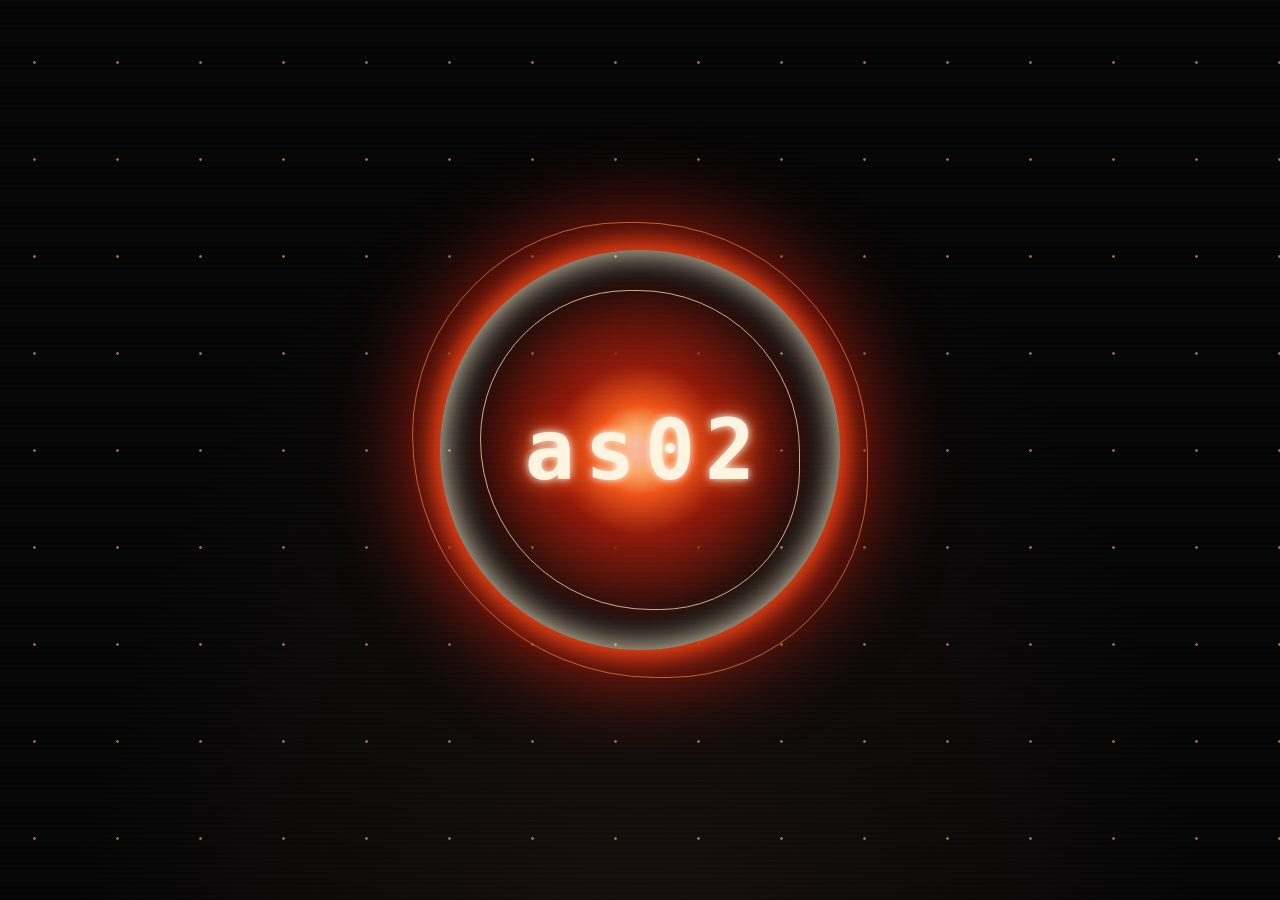
<file: index.html>
<!doctype html>
<html lang="zh-Hant">
<head>
  <meta charset="utf-8">
  <meta name="viewport" content="width=device-width, initial-scale=1">
  <title>as02</title>
  <style>
    :root { color-scheme: dark; }
    * { box-sizing: border-box; }
    body {
      min-height: 100vh; margin: 0; overflow: hidden; display: grid; place-items: center;
      background: radial-gradient(circle at 50% 50%, #5b190d 0, #260d0a 11%, transparent 29%), radial-gradient(ellipse at 50% 115%, #17100e 0, #050506 63%);
      color: #d9d0c3; font-family: "Noto Serif TC", "Songti TC", serif;
    }
    body::before, body::after { content: ""; position: fixed; inset: -20%; pointer-events: none; }
    body::before { opacity: .55; background-image: radial-gradient(#f1c78e 0 1px, transparent 1.5px); background-size: 83px 97px; filter: blur(.25px); animation: ash 18s linear infinite; }
    body::after { opacity: .4; background: repeating-linear-gradient(0deg, transparent 0 3px, rgba(255, 213, 170, .035) 4px 5px); mix-blend-mode: screen; }
    main { text-align: center; isolation: isolate; animation: fall 1.35s cubic-bezier(.16, .88, .27, 1.12) both; }
    .nova {
      position: relative; z-index: 1; display: grid; place-items: center; width: clamp(12rem, 40vw, 25rem); aspect-ratio: 1; border-radius: 50%; color: #fff4df; text-decoration: none;
      text-shadow: 0 0 8px #fff, 0 0 22px #ff7b26, 0 0 48px #e2330e; background: radial-gradient(circle, #fffef5 0 3%, #ffd58e 8%, #ef571b 16%, #8f190b 30%, transparent 62%);
      box-shadow: 0 0 20px 8px #e24214, 0 0 85px 26px #a51b0c, inset 0 0 35px #fff6d7; transition: transform .35s ease, filter .35s ease; animation: pulse 3.8s ease-in-out infinite;
    }
    .nova::before, .nova::after { content: ""; position: absolute; inset: -7%; border: 1px solid rgba(255, 141, 60, .65); border-radius: 48% 52% 45% 55%; animation: orbit 8s linear infinite; }
    .nova::after { inset: 10%; border-color: rgba(255, 238, 191, .72); animation-direction: reverse; animation-duration: 5s; }
    .nova:hover, .nova:focus-visible { transform: scale(1.11); filter: brightness(1.35); outline: none; }
    .nova span { font-family: ui-monospace, SFMono-Regular, monospace; font-size: clamp(2rem, 8vw, 5.2rem); font-weight: 700; letter-spacing: .12em; text-indent: .12em; }
    @keyframes pulse { 50% { transform: scale(1.045); box-shadow: 0 0 30px 13px #f35b1f, 0 0 110px 45px #b2260b, inset 0 0 50px #fff6d7; } }
    @keyframes fall { 0% { opacity: 0; transform: translateY(-105vh) scale(.35); } 72% { opacity: 1; transform: translateY(3vh) scale(1.04); } 100% { transform: translateY(0) scale(1); } }
    @keyframes orbit { to { transform: rotate(360deg) scale(1.07); } }
    @keyframes ash { to { transform: translate3d(4%, -7%, 0); } }
    @media (prefers-reduced-motion: reduce) { *, *::before, *::after { animation: none !important; } }
  </style>
</head>
<body>
  <main>
    <a class="nova" href="as02/" aria-label="前往 as02 網站"><span>as02</span></a>
  </main>
</body>
</html>
</file>
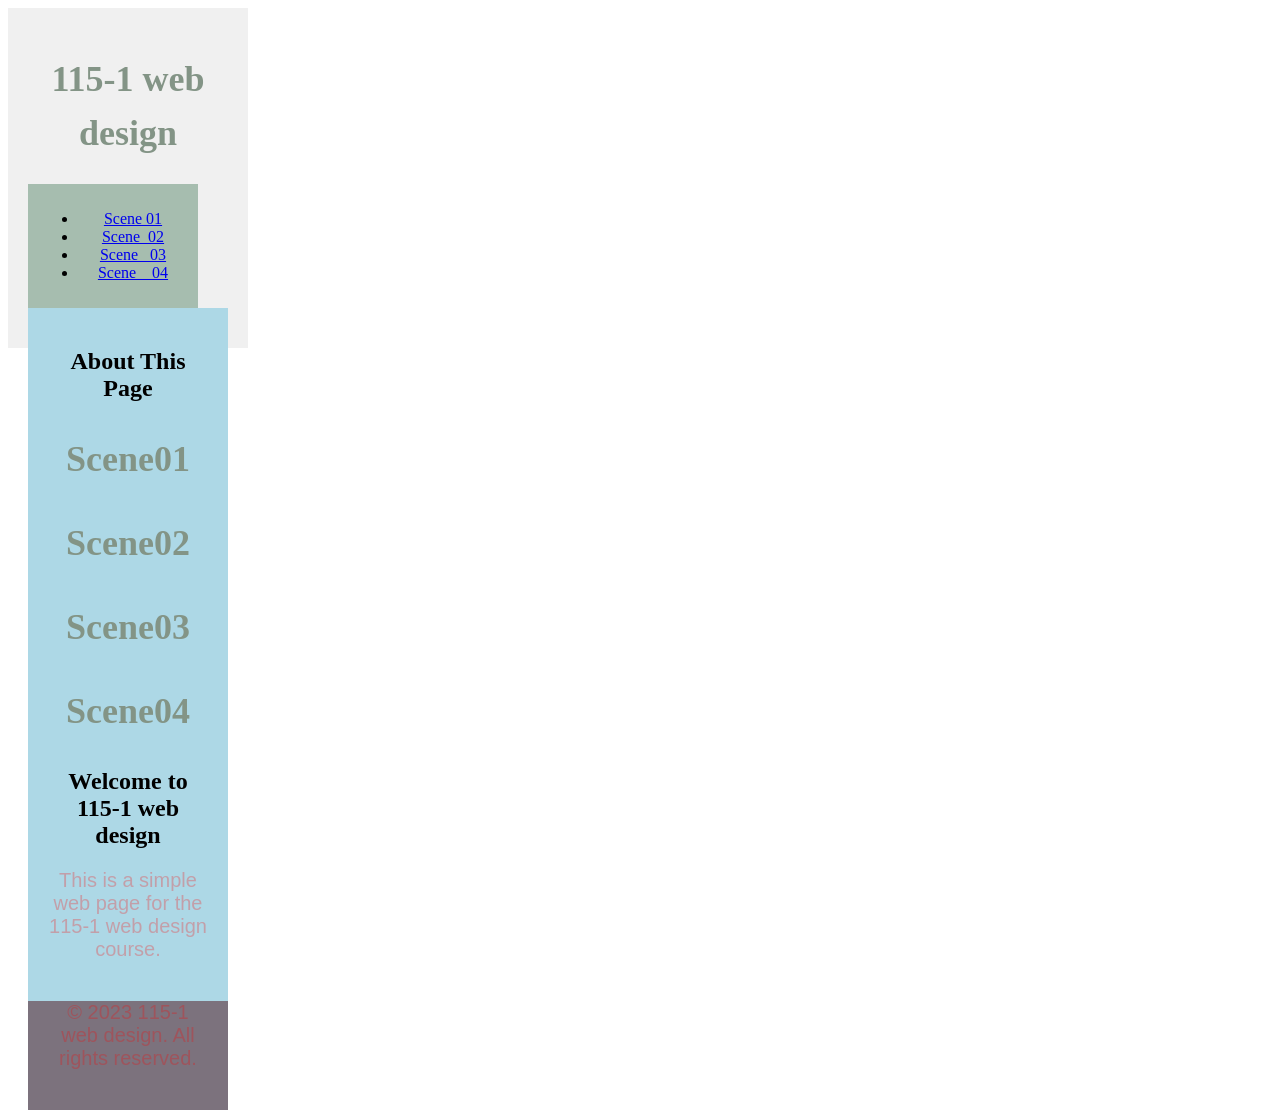
<file: as02/index.html>
<!-- I'm so hungry -->
<!DOCTYPE html>
<html lang="en">
<head>
    <meta charset="UTF-8">
    <meta name="viewport" content="width=device-width, initial-scale=1.0">
    <title>115-1 web design</title>
    <link rel="stylesheet" href="style.css">
</head>
<!-- 由網頁的上而下 左而右的順序去寫 -->
<body>
    <div id="banner" style="background-color: #f0f0f0; padding: 20px; text-align: center;">
        <h1>115-1 web design</h1>
    <div id="nav">
		<ul>
            <li><a href="#scene01">Scene&nbsp;01</a></li>
            <li><a href="#scene02">Scene&nbsp;&nbsp;02</a></li>
            <li><a href="#scene03">Scene&nbsp;&nbsp;&nbsp;03</a></li>
            <li><a href="#scene04">Scene&nbsp;&nbsp;&nbsp;&nbsp;04</a></li>
        </ul>
</div>
    <div id="content" style="background-color: lightblue; padding: 20px;">
         <h2>About This Page</h2>
        <section id="scene01"><h1>Scene01</h1></section>
		<section id="scene02"><h1>Scene02</h1></section>
		<section id="scene03"><h1>Scene03</h1></section>
		<section id="scene04"><h1>Scene04</h1></section>
        <h2>Welcome to 115-1 web design</h2>
        <p>This is a simple web page for the 115-1 web design course.</p>
    </div>
    <div id="supporting"></div>
    <div id="footer" style="background-color: #7c727d; padding: 20px; text-align: center;">
        <p>&copy; 2023 115-1 web design. All rights reserved.</p>
    </div>
<!--#scene01 為 id為scene01 的那個東西-->
</file>
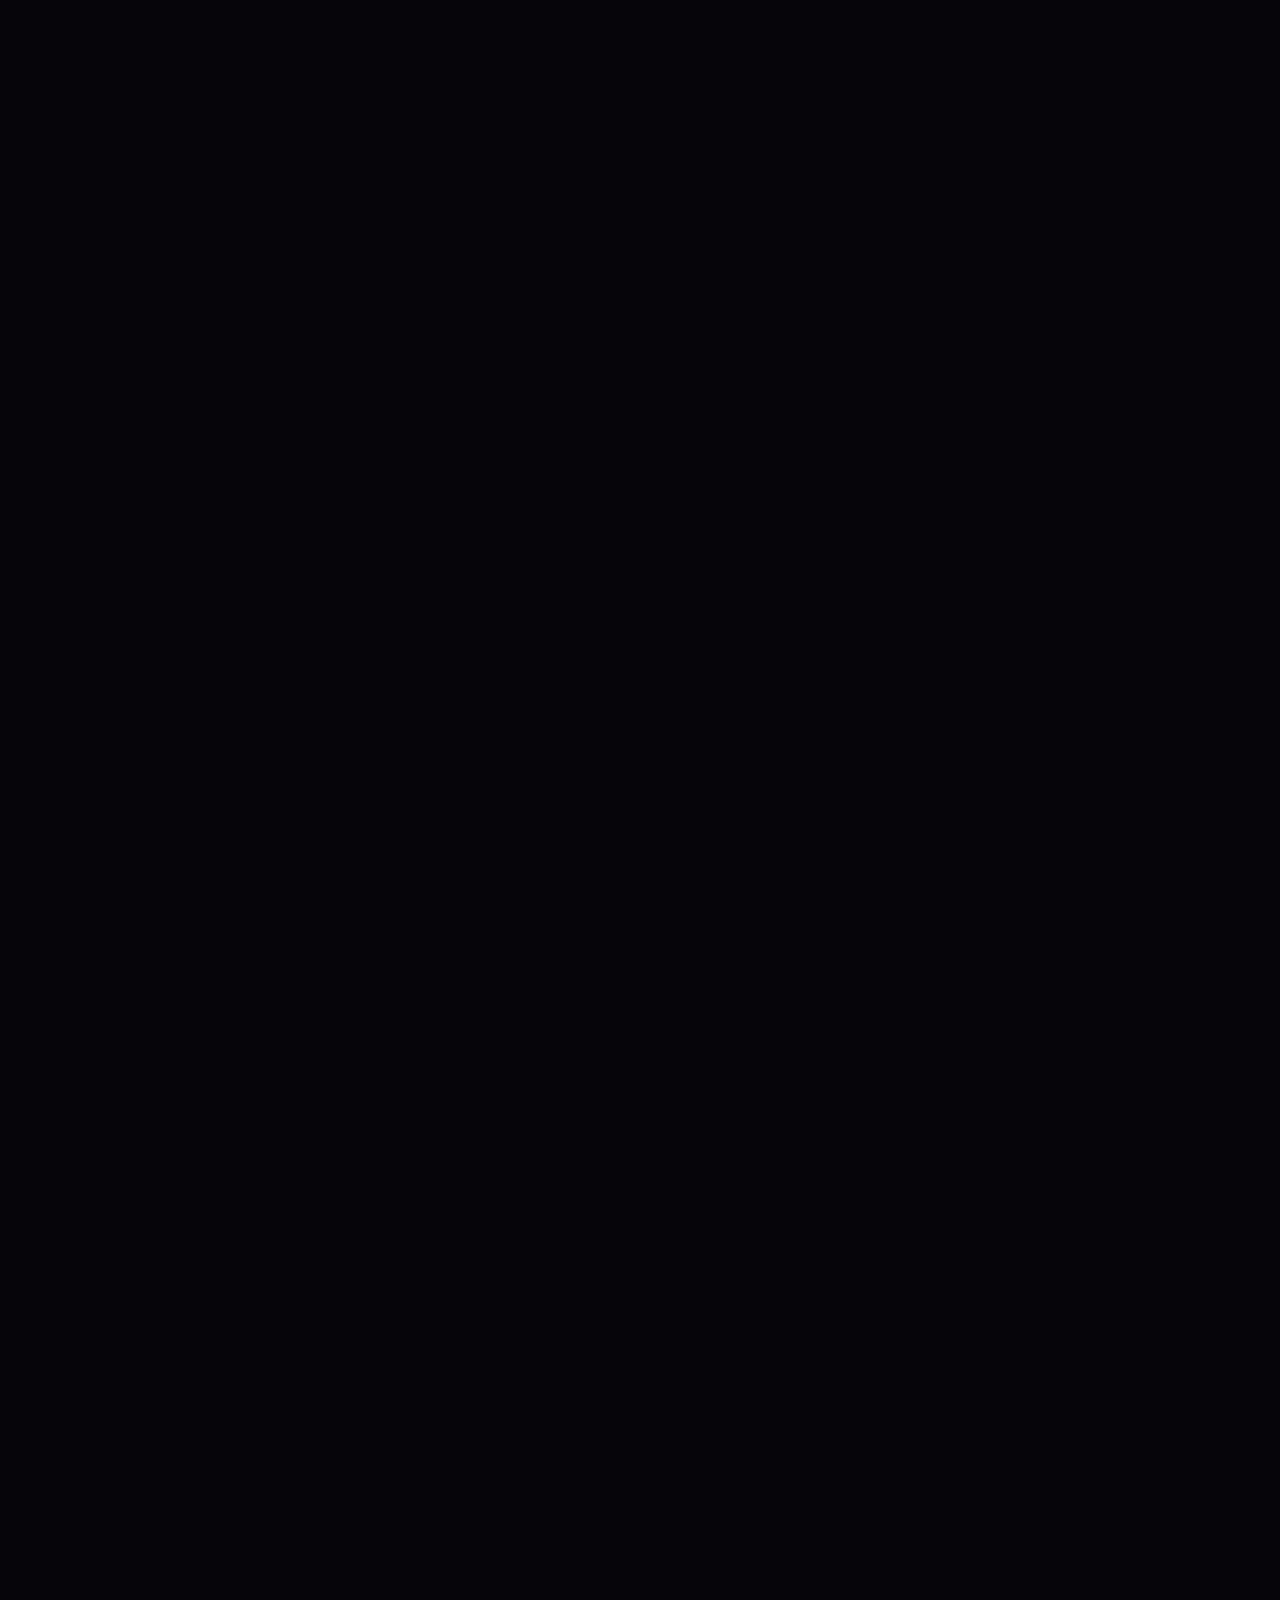
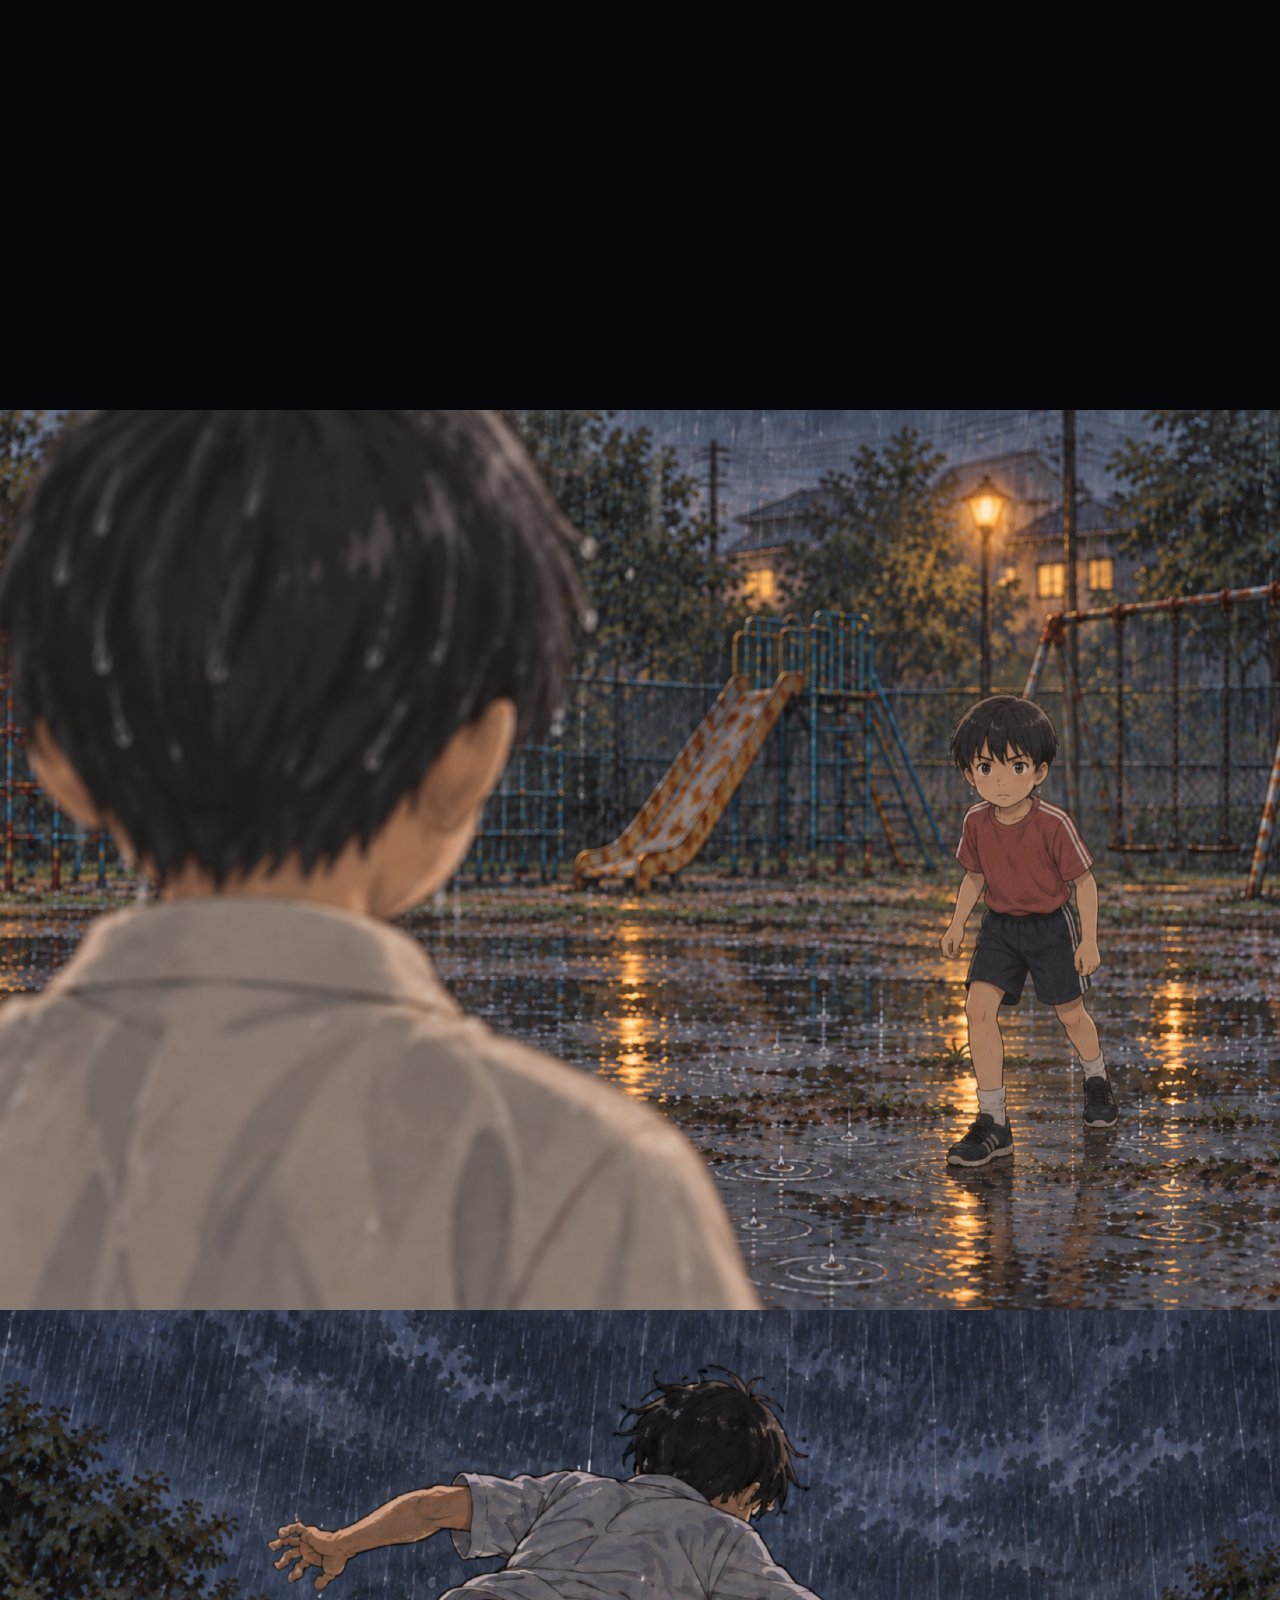
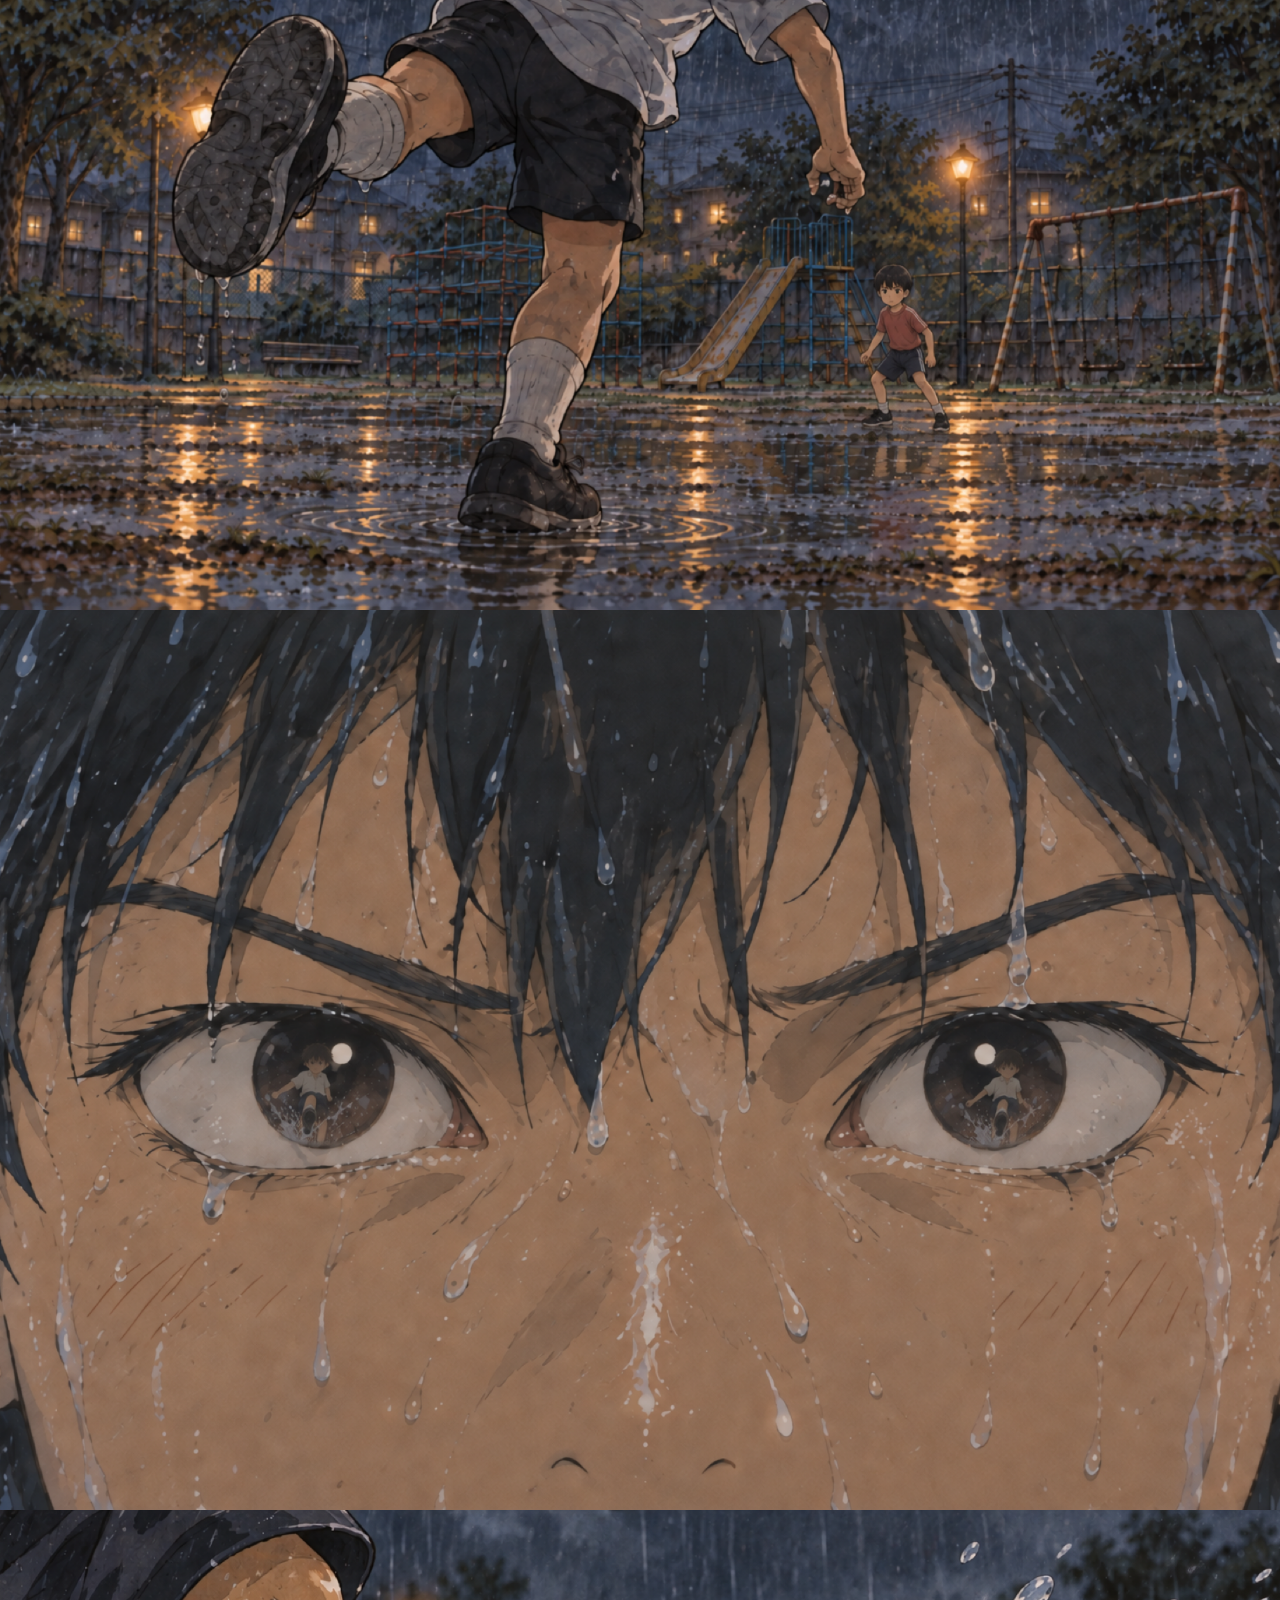
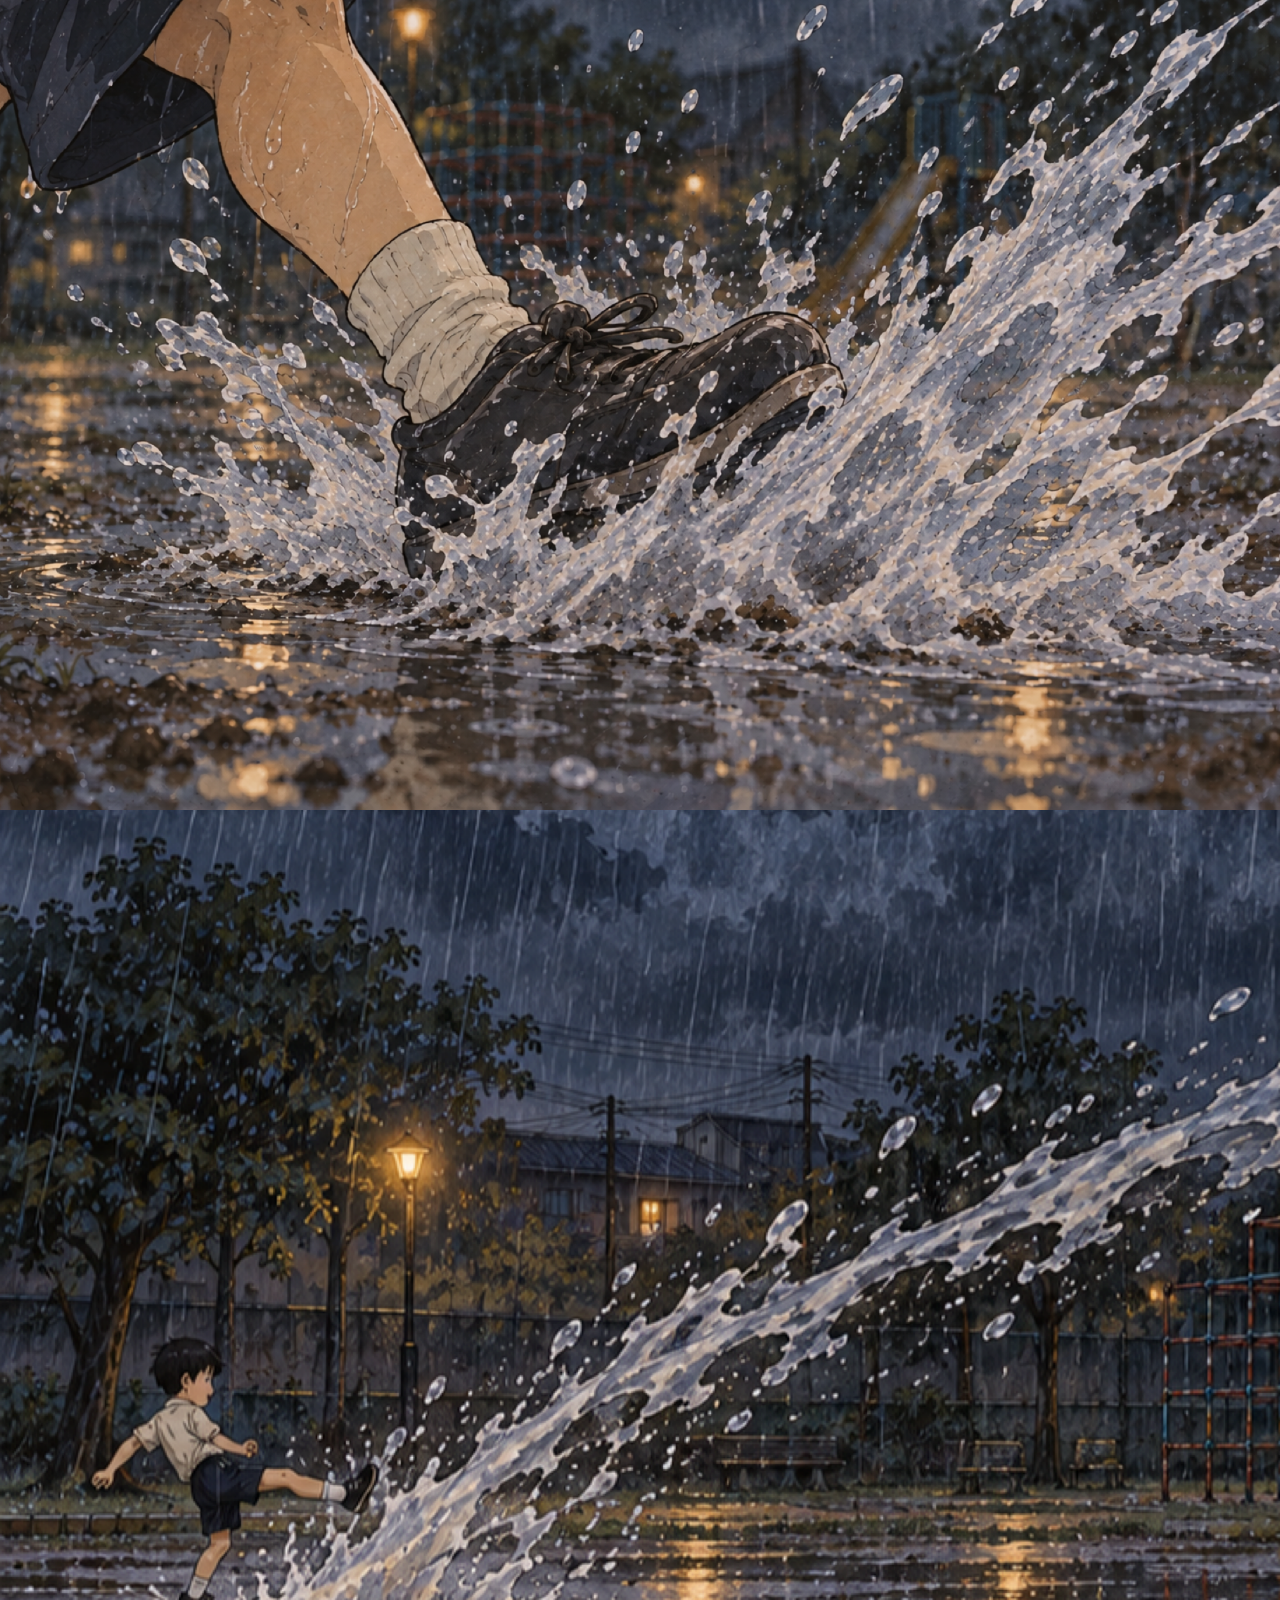
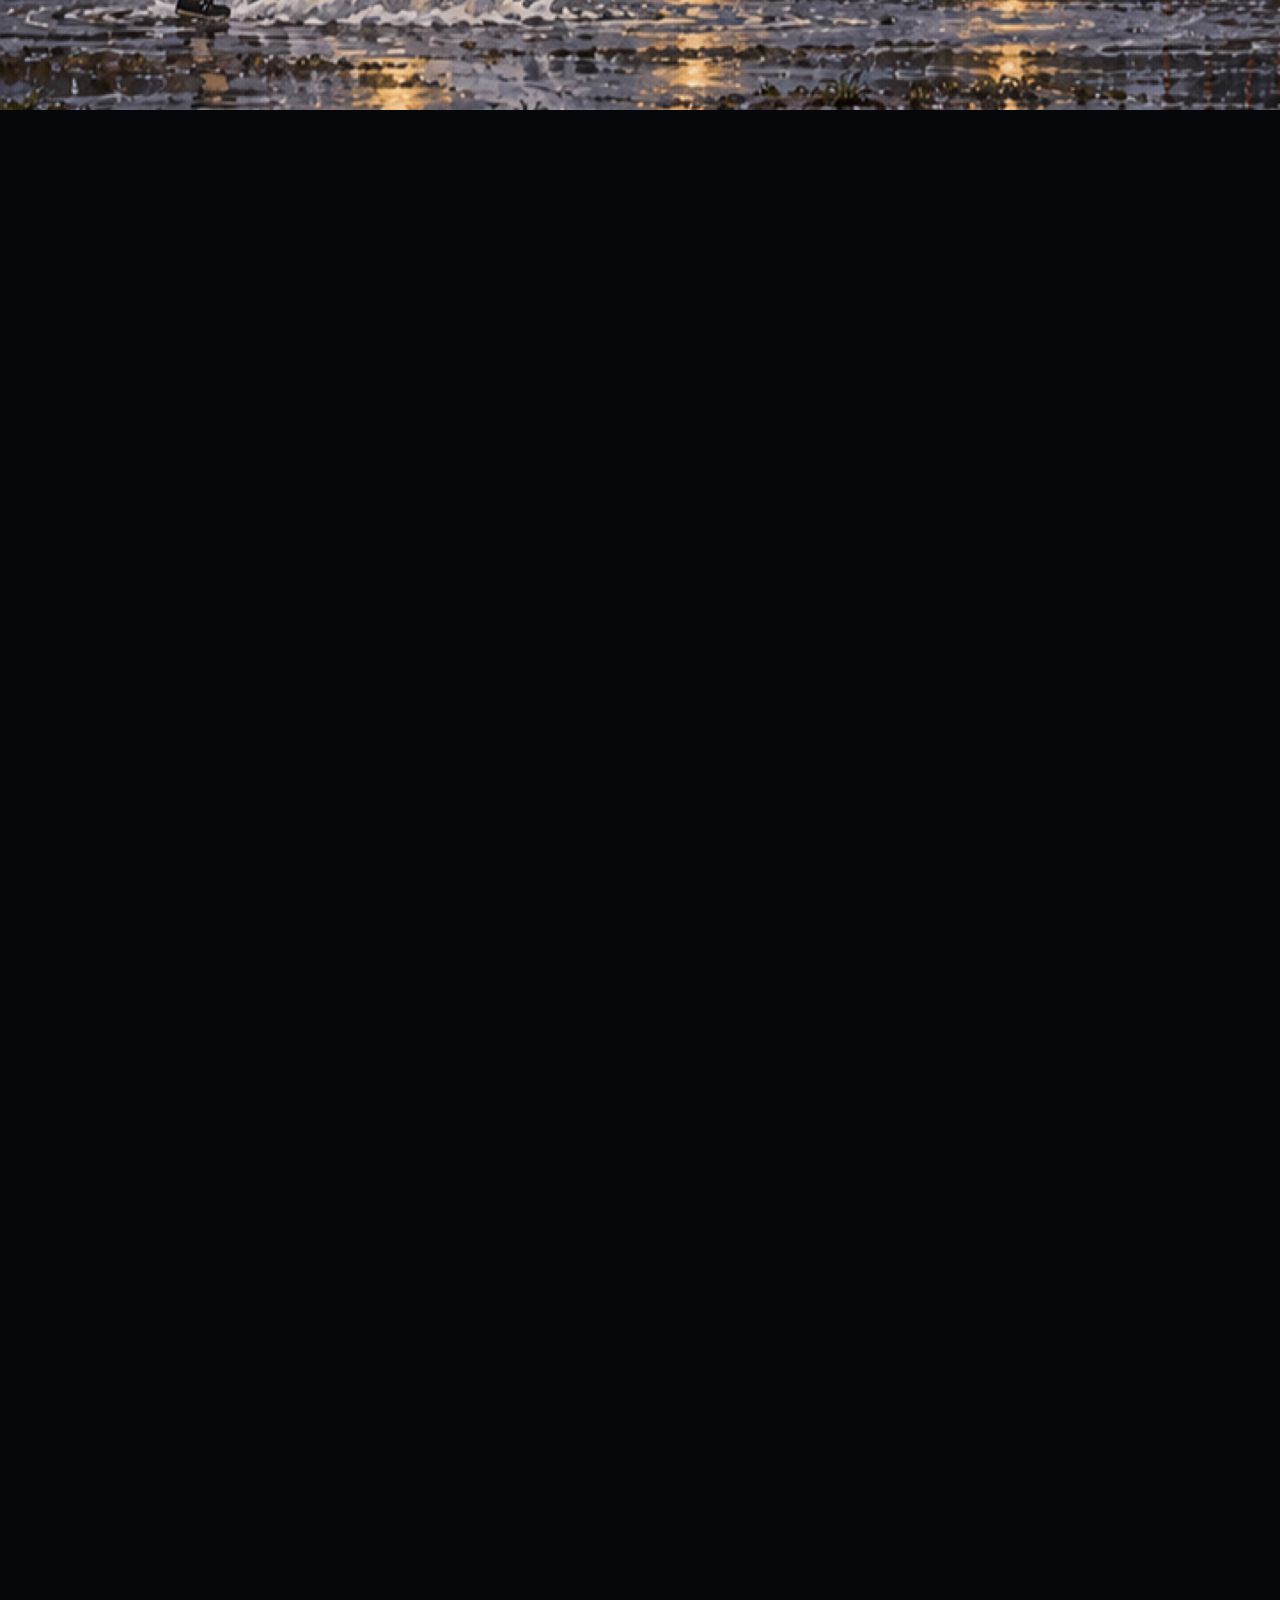
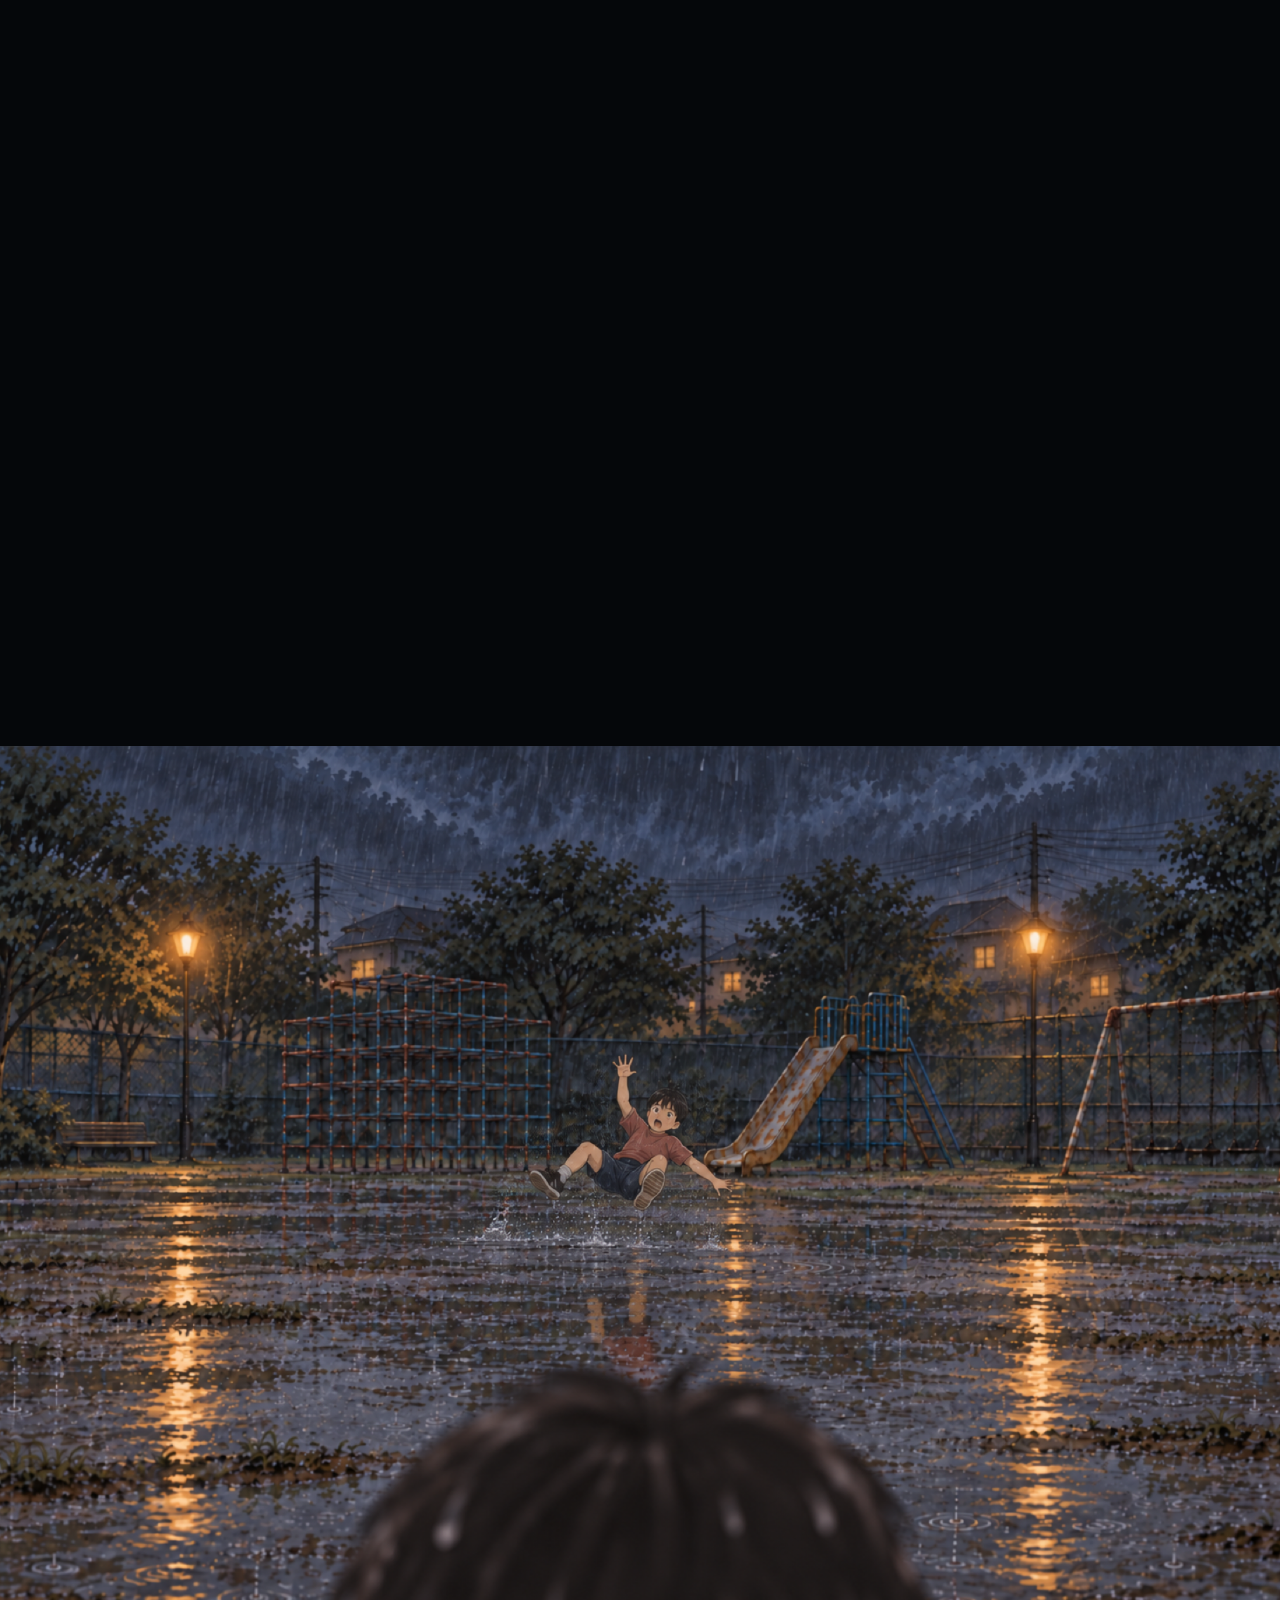
<file: as04/index.html>
<!doctype html>
<html lang="zh-Hant">
  <head>
    <meta charset="UTF-8">
    <meta name="viewport" content="width=device-width, initial-scale=1.0">
    <title>分鏡</title>
    <link rel="stylesheet" href="style.css">
  </head>
  <body>
    <main>
      <section class="scroll-scene intro-scene">
        <div class="sticky-stage">
          <img class="layer intro-first-layer" src="分鏡/01.png" alt="分鏡 01" width="1920" height="6000" fetchpriority="high">
          <div class="intro-mask" aria-hidden="true"></div>
          <h1 class="intro-title">
            <img src="標準字/Splash-灰白顆粒.png" alt="Splash" width="1944" height="809">
          </h1>
        </div>
      </section>

      <figure class="page-two" data-page-two>
        <img class="page-two-image" src="分鏡/02.png" alt="分鏡 02" width="1920" height="2280">
        <div class="page-two-mask" aria-hidden="true"></div>
      </figure>
      <div class="black-bridge" aria-hidden="true"></div>

      <figure class="frame fade-in-frame" data-fade-in>
        <img src="分鏡/03.png" alt="分鏡 03" width="1920" height="1280" loading="lazy">
      </figure>
      <figure class="frame">
        <img src="分鏡/04.png" alt="分鏡 04" width="1920" height="1280" loading="lazy">
      </figure>
      <figure class="frame">
        <img src="分鏡/05.png" alt="分鏡 05" width="1920" height="1280" loading="lazy">
      </figure>
      <figure class="frame">
        <img src="分鏡/06.png" alt="分鏡 06" width="1920" height="1280" loading="lazy">
      </figure>
      <figure class="frame">
        <img src="分鏡/07.png" alt="分鏡 07" width="1920" height="1280" loading="lazy">
      </figure>

      <section class="scroll-scene horizontal-scene" aria-label="分鏡 08 橫向移動" data-horizontal>
        <div class="sticky-stage horizontal-stage">
          <img src="分鏡/08.png" alt="分鏡 08" width="5000" height="1280" loading="lazy">
        </div>
      </section>

      <section class="scroll-scene sequence-scene" data-sequence>
        <div class="sticky-stage">
          <img class="layer" src="分鏡/09.png" alt="分鏡 09" width="1920" height="1280" loading="lazy">
          <div class="lower-mask" aria-hidden="true"></div>
          <img class="layer sequence-layer sequence-layer-10" src="分鏡/10.png" alt="分鏡 10" width="1920" height="1280" loading="lazy">
          <img class="layer sequence-layer sequence-layer-11" src="分鏡/11.png" alt="分鏡 11" width="1920" height="1280" loading="lazy">
        </div>
      </section>

      <section class="scroll-scene crossfade-scene slow-crossfade" data-crossfade>
        <div class="sticky-stage">
          <img class="layer" src="分鏡/12.png" alt="分鏡 12" width="1920" height="1280" loading="lazy">
          <img class="layer crossfade-layer" src="分鏡/13.png" alt="分鏡 13" width="1920" height="1280" loading="lazy">
        </div>
      </section>
    </main>

    <script src="script.js"></script>
  </body>
</html>
</file>
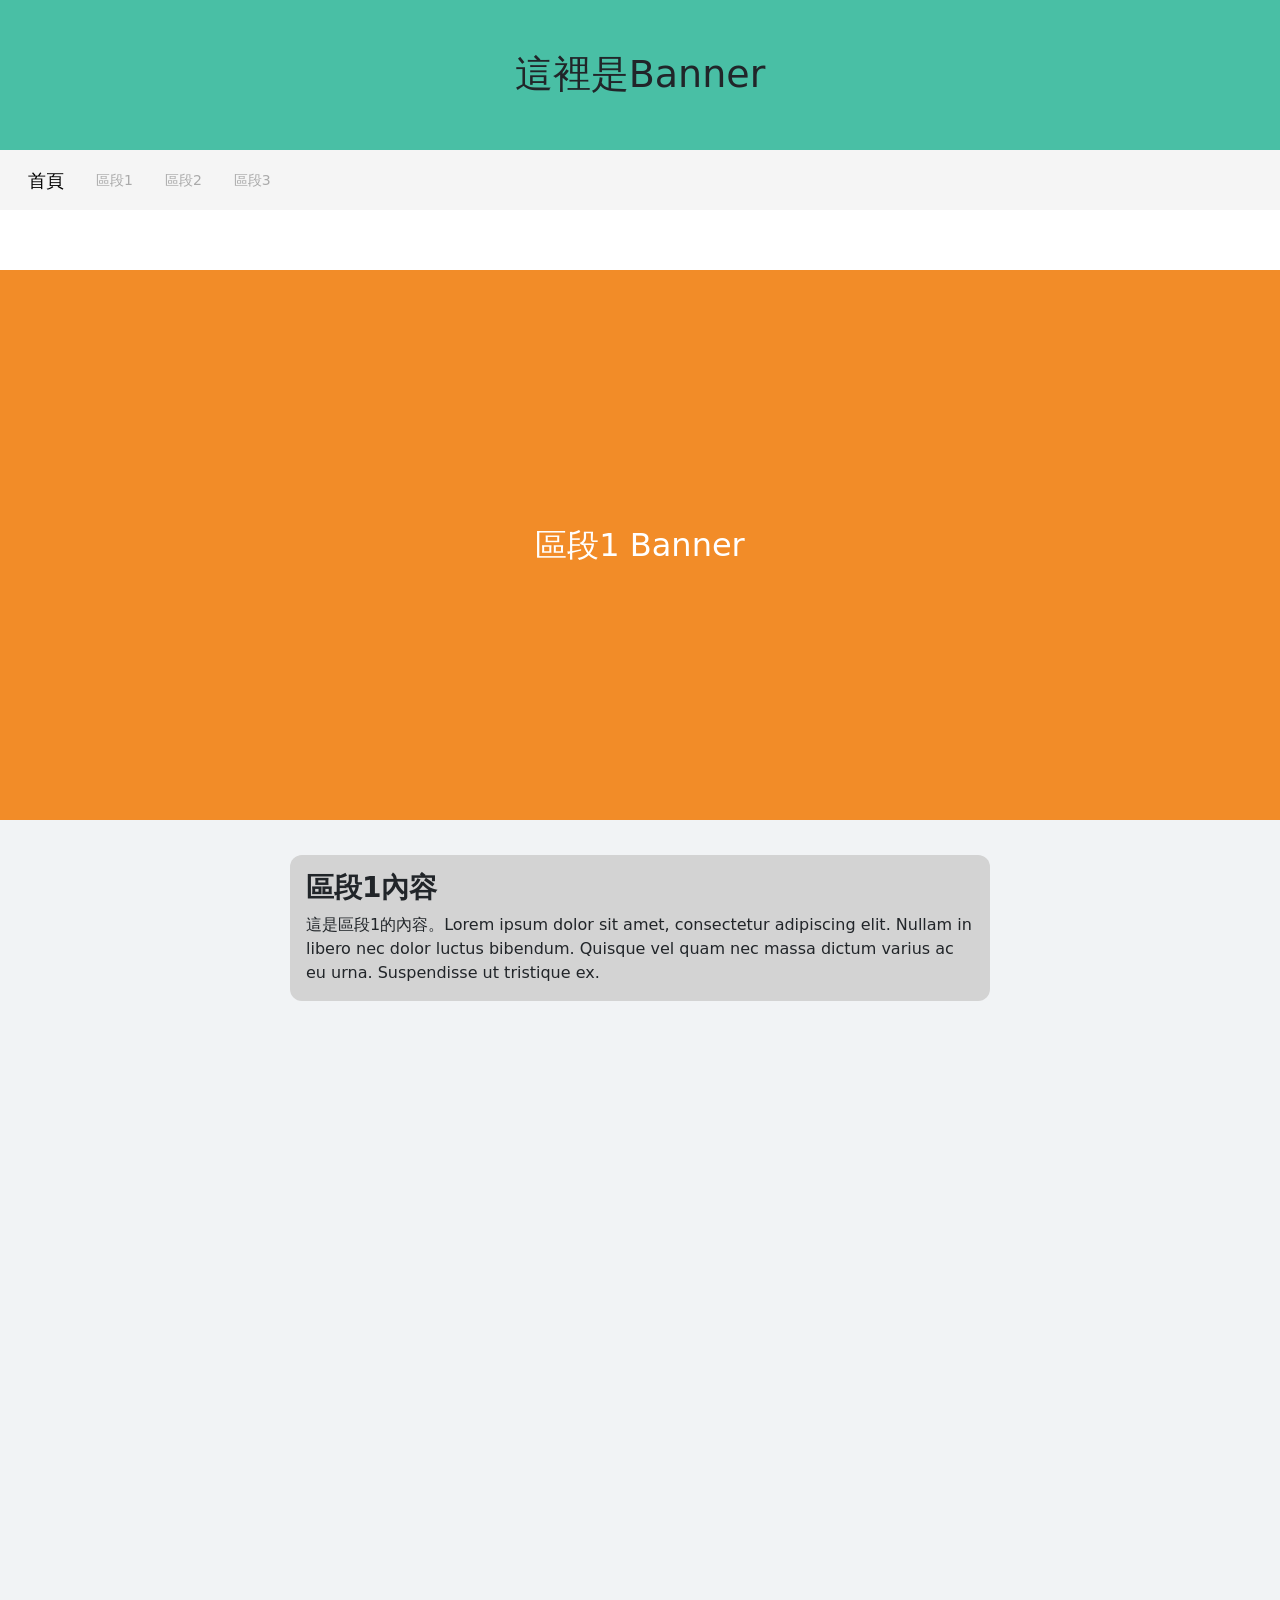
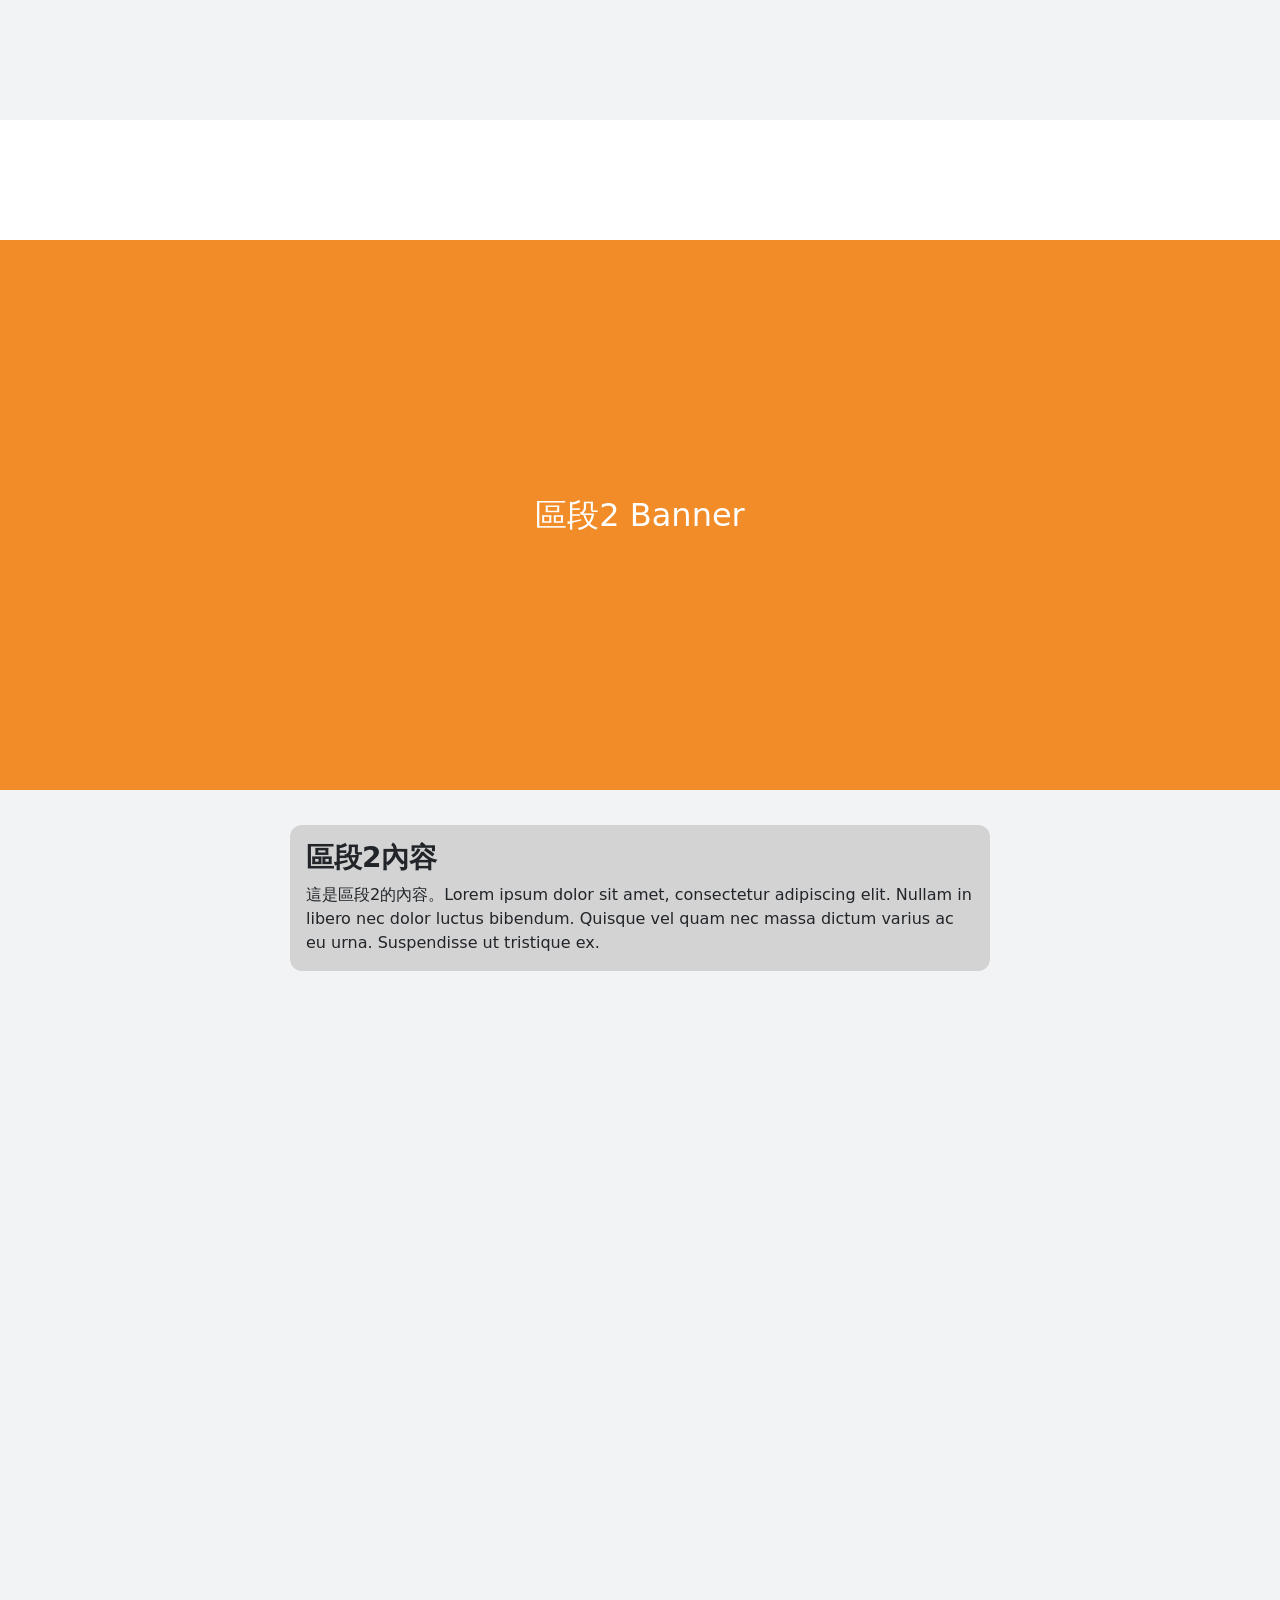
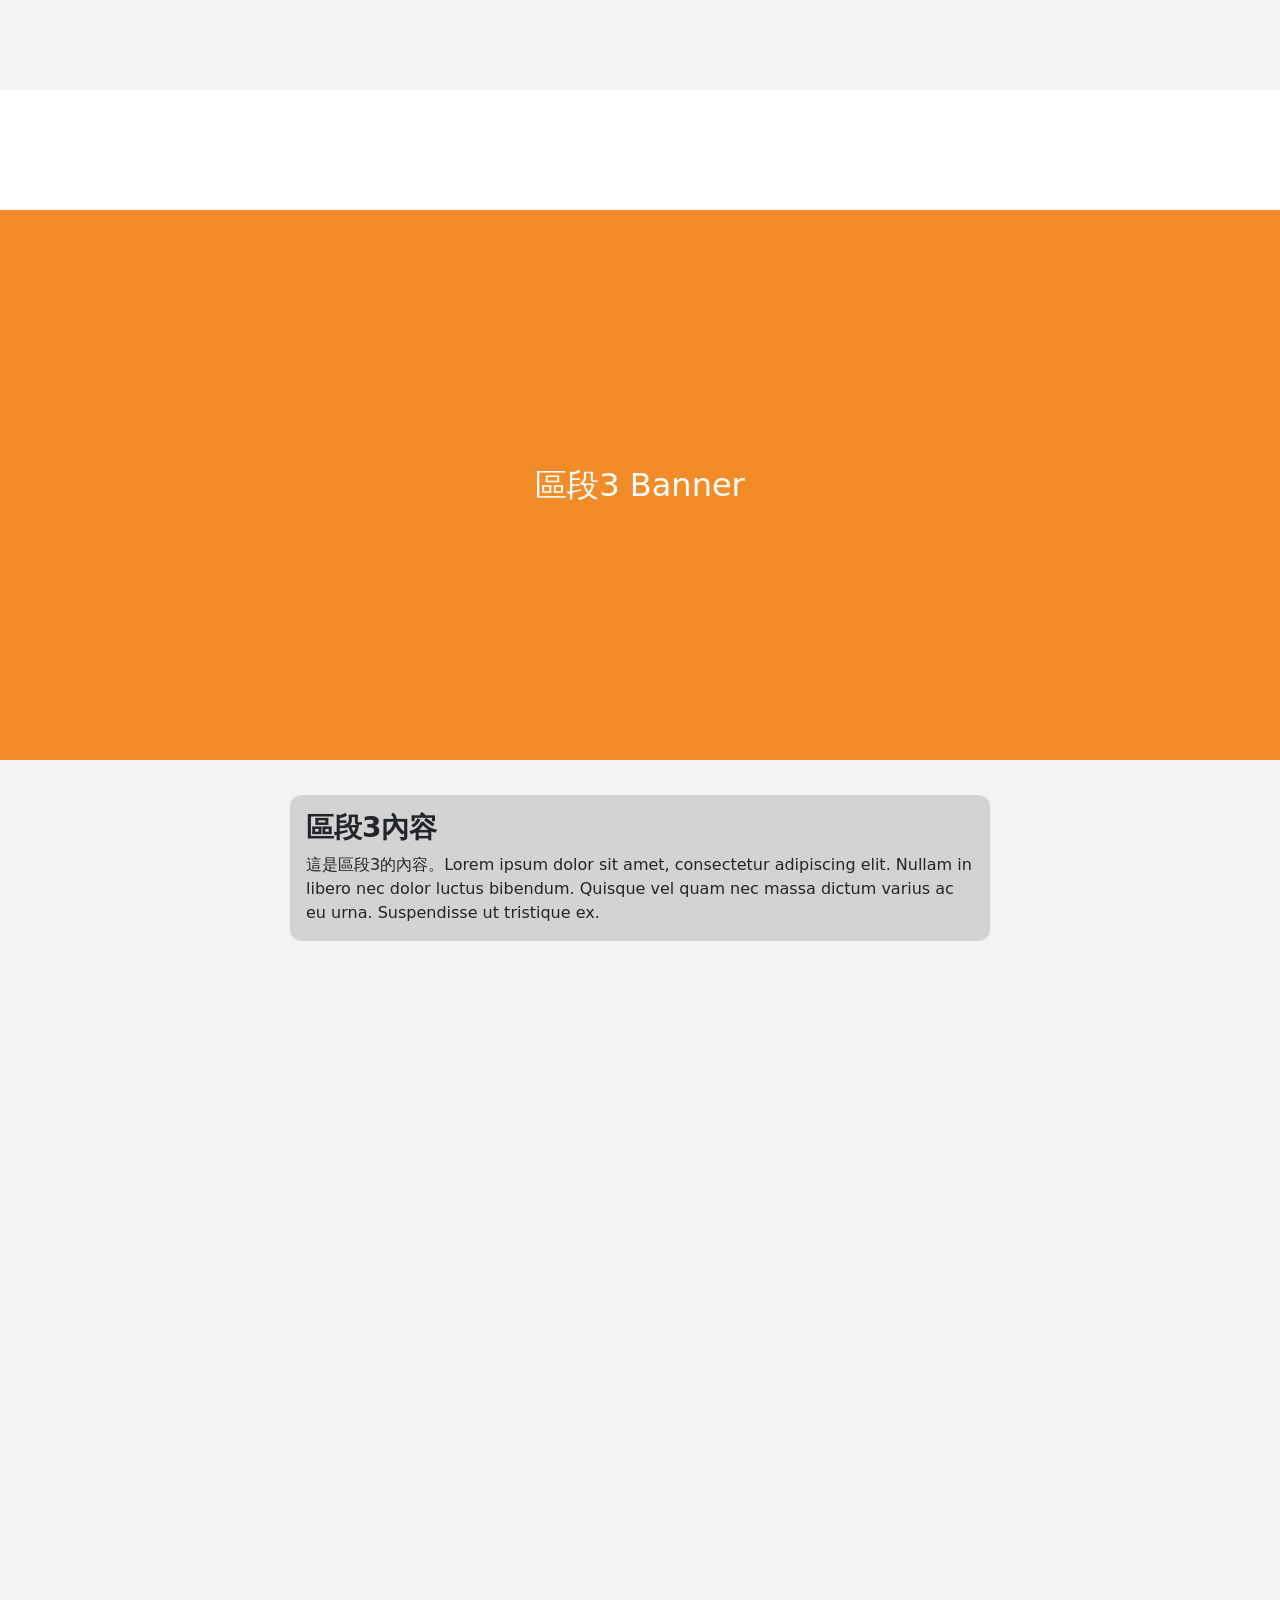
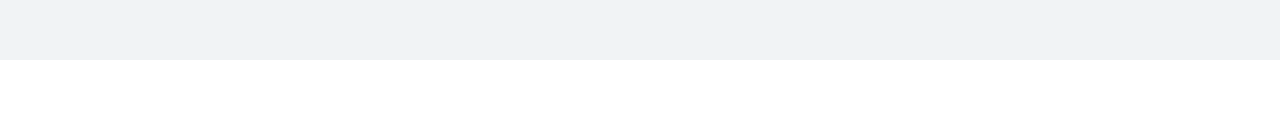
<file: as05/index.html>
<!doctype html>
<html lang="zh-Hant">
  <head>
    <meta charset="utf-8">
    <meta name="viewport" content="width=device-width, initial-scale=1">
    <title>較慢原生手感版｜Bootstrap 區段導覽頁</title>
    <link
      href="https://cdn.jsdelivr.net/npm/bootstrap@5.3.3/dist/css/bootstrap.min.css"
      rel="stylesheet"
      integrity="sha384-QWTKZyjpPEjISv5WaRU9OFeRpok6YctnYmDr5pNlyT2bRjXh0JMhjY6hW+ALEwIH"
      crossorigin="anonymous"
    >
    <link rel="stylesheet" href="style.css">
  </head>
  <body>
    <header id="banner" class="d-flex align-items-center justify-content-center">
      <h1 class="m-0">這裡是Banner</h1>
    </header>

    <nav id="nav" class="navbar sticky-top" aria-label="主要導覽列">
      <div class="container-fluid justify-content-start">
        <div class="nav nav-pills flex-nowrap align-items-center">
          <a id="nav-home" class="nav-link active" href="#banner">首頁</a>
          <a id="nav-section1" class="nav-link section-link" href="#section1-banner">區段1</a>
          <a id="nav-section2" class="nav-link section-link" href="#section2-banner">區段2</a>
          <a id="nav-section3" class="nav-link section-link" href="#section3-banner">區段3</a>
        </div>
      </div>
    </nav>

    <div id="after-nav-spacer" class="page-spacer nav-spacer" aria-hidden="true"></div>

    <main id="main-content">
      <section id="section1" class="page-section">
        <div id="section1-banner" class="section-banner d-flex align-items-center justify-content-center">
          <h2 class="m-0">區段1 Banner</h2>
        </div>
        <div id="section1-content" class="section-content">
          <div class="container content-container">
            <h3>區段1內容</h3>
            <p>這是區段1的內容。Lorem ipsum dolor sit amet, consectetur adipiscing elit. Nullam in libero nec dolor luctus bibendum. Quisque vel quam nec massa dictum varius ac eu urna. Suspendisse ut tristique ex.</p>
          </div>
        </div>
      </section>

      <div id="section1-section2-spacer" class="page-spacer double-nav-spacer" aria-hidden="true"></div>

      <section id="section2" class="page-section">
        <div id="section2-banner" class="section-banner d-flex align-items-center justify-content-center">
          <h2 class="m-0">區段2 Banner</h2>
        </div>
        <div id="section2-content" class="section-content">
          <div class="container content-container">
            <h3>區段2內容</h3>
            <p>這是區段2的內容。Lorem ipsum dolor sit amet, consectetur adipiscing elit. Nullam in libero nec dolor luctus bibendum. Quisque vel quam nec massa dictum varius ac eu urna. Suspendisse ut tristique ex.</p>
          </div>
        </div>
      </section>

      <div id="section2-section3-spacer" class="page-spacer double-nav-spacer" aria-hidden="true"></div>

      <section id="section3" class="page-section">
        <div id="section3-banner" class="section-banner d-flex align-items-center justify-content-center">
          <h2 class="m-0">區段3 Banner</h2>
        </div>
        <div id="section3-content" class="section-content">
          <div class="container content-container">
            <h3>區段3內容</h3>
            <p>這是區段3的內容。Lorem ipsum dolor sit amet, consectetur adipiscing elit. Nullam in libero nec dolor luctus bibendum. Quisque vel quam nec massa dictum varius ac eu urna. Suspendisse ut tristique ex.</p>
          </div>
        </div>
      </section>

      <div id="after-section3-spacer" class="page-spacer nav-spacer" aria-hidden="true"></div>
    </main>

    <script src="script.js"></script>
  </body>
</html>
</file>
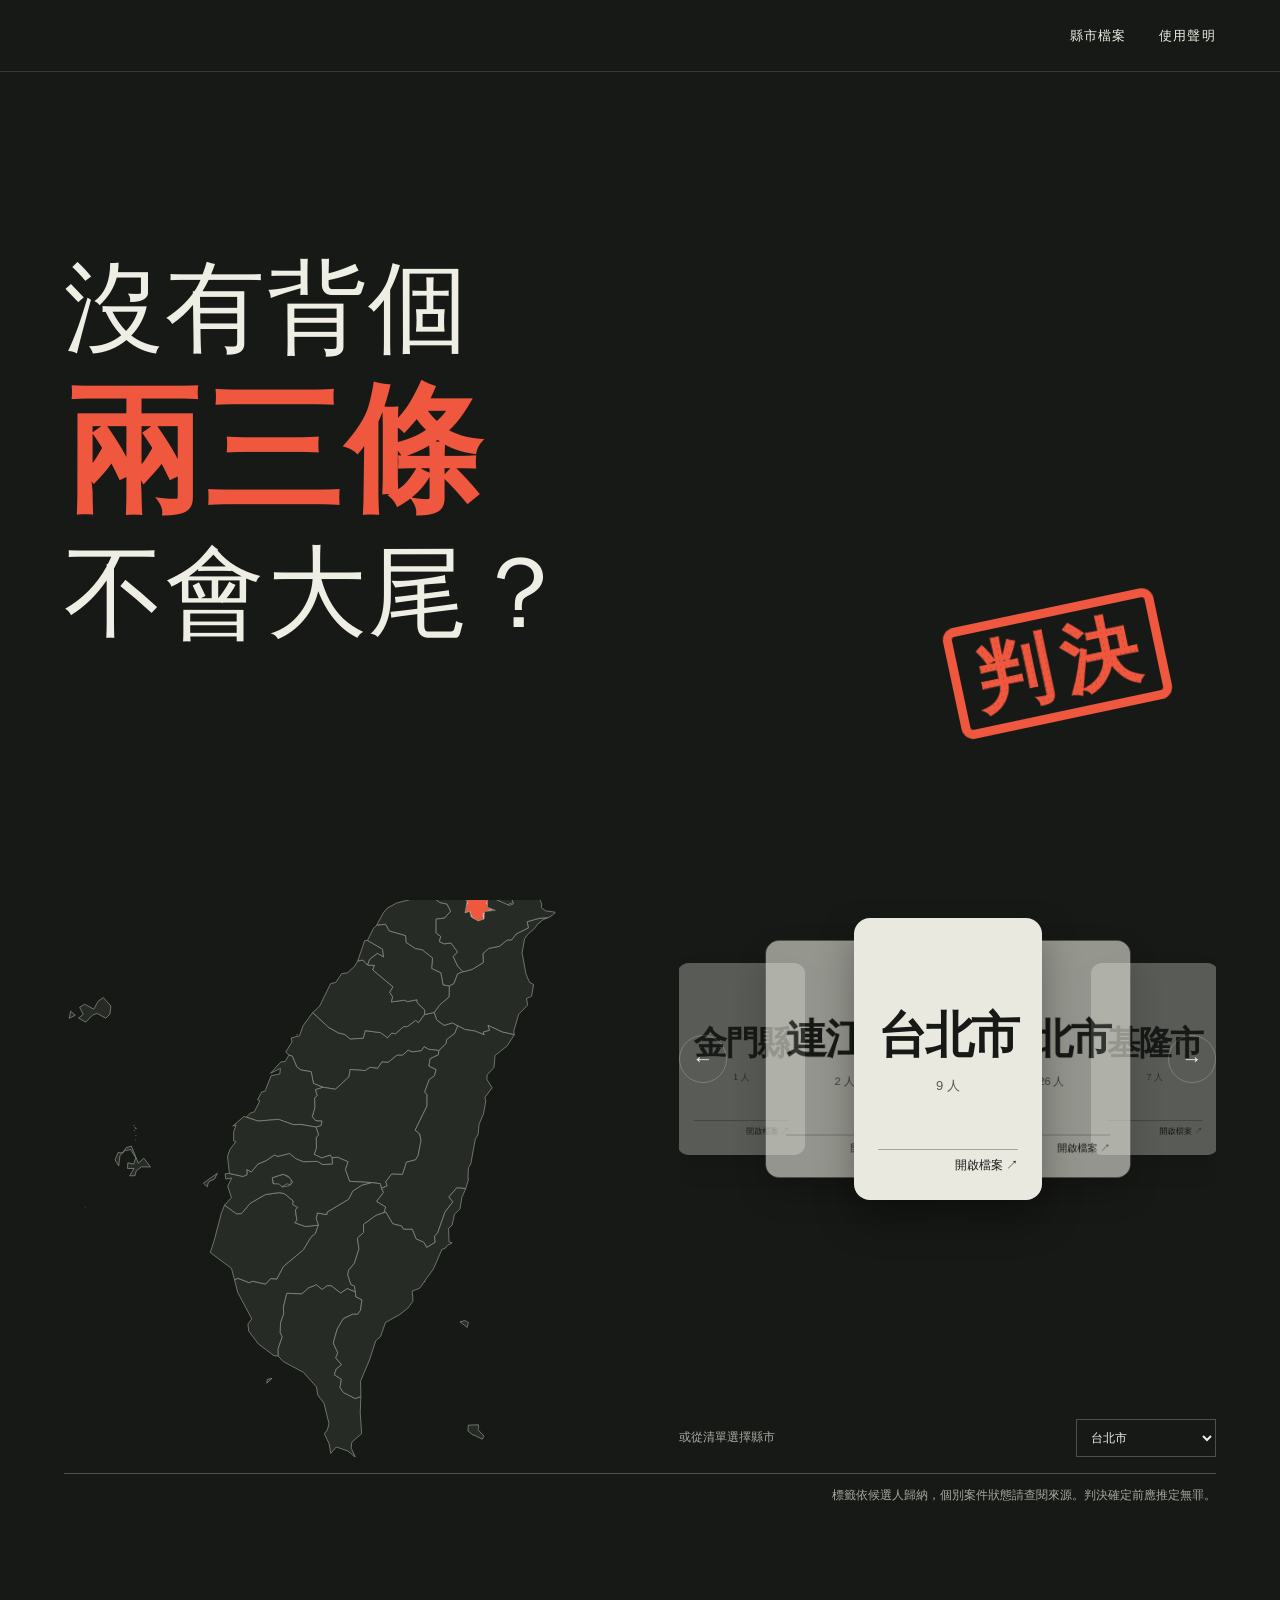
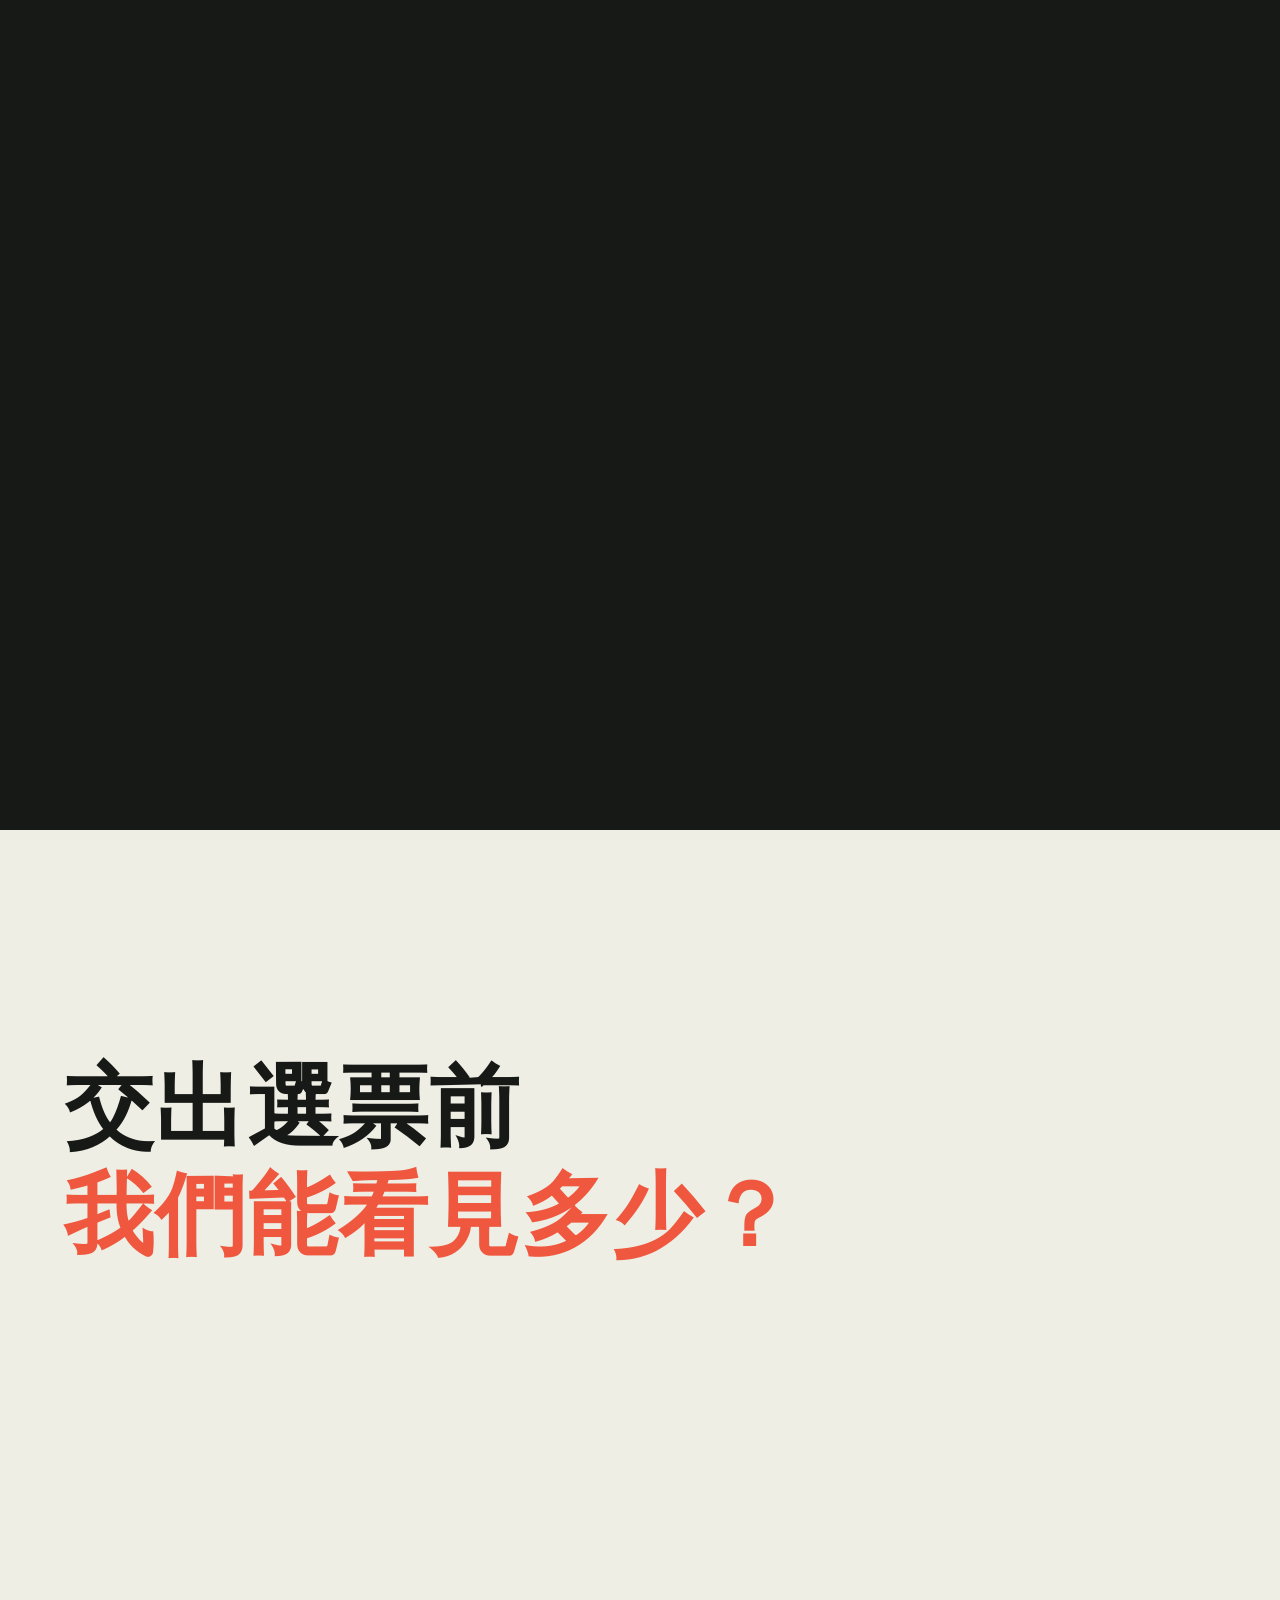
<file: as07/index.html>
<!doctype html><html lang="zh-Hant"><head><meta charset="utf-8"><meta name="viewport" content="width=device-width,initial-scale=1"><title>沒有背個兩三條，不會大尾？</title><link rel="stylesheet" href="style.css"></head><body><header><nav><a href="#explore">縣市檔案</a><a href="#declaration">使用聲明</a></nav></header><main id="top"><section class="hero"><div class="hero-sticky"><div class="stamp" aria-label="判決">判決</div><div class="hero-title"><h1>沒有背個<br><em>兩三<span class="portal-glyph">條<span class="portal-view" aria-hidden="true"><span class="portal-map">台灣縣市地圖</span></span></span></em><br>不會大尾？</h1></div></div></section><section class="explorer" id="explore"><div class="explorer-sticky"><div class="exploregrid"><div class="mapwrap"><div id="map"><p>縣市地圖載入中</p></div></div><div class="carouselarea"><div class="carouselhead"><span class="carousel-subtitle">你在的選區，有多少案底？</span></div><div class="carousel-frame"><div id="carousel" class="carousel" aria-live="polite"></div><button id="prev" class="carousel-arrow" aria-label="上一個縣市">←</button><button id="next" class="carousel-arrow" aria-label="下一個縣市">→</button></div><div class="cityselect"><label for="city-list">或從清單選擇縣市</label><select id="city-list"></select></div></div></div><div class="legend"><p>標籤依候選人歸納，個別案件狀態請查閱來源。判決確定前應推定無罪。</p></div></div></section><section class="archive" id="archive" hidden><div class="archive-sticky"><div class="archivehead"><button id="back">返回縣市總覽</button></div><div class="archivegrid"><div class="filenote"><span>DATA STATUS</span><h2 id="archive-city"></h2><p id="city-stats" class="city-stats"></p><a href="https://guilty.policy2026.workers.dev/" target="_blank" rel="noopener noreferrer">前往參考資料</a></div><div class="drawer" aria-label="候選人檔案抽屜"><div class="drawer-stage"><div class="drawer-tabs" aria-label="選擇候選人"></div><div class="drawer-stack"></div><div class="drawer-front" aria-hidden="true"><span class="drawer-nameplate">公開紀錄</span><span class="drawer-handle"></span></div></div><div class="drawer-navigation"><button type="button" id="file-prev" aria-label="上一張檔案">←</button><button type="button" id="file-next" aria-label="下一張檔案">→</button></div></div></div></div></section><section id="reflection" class="reflection"><div class="reflection-sticky"><div class="reflectiongrid"><div><h2>交出選票前<br><em>我們能看見多少？</em></h2><p class="statement" aria-label="民主需要的，不只是投票那一天的選擇，還有選擇之前持續追問、查證與理解的權利。"><span class="typing-text" aria-hidden="true">民主需要的，<br>不只是投票那一天的選擇，<br>還有選擇之前持續追問、查證與理解的權利。</span><span class="typing-cursor" aria-hidden="true"></span></p></div></div></div></section></main><footer id="declaration"><div class="footergrid"><div><p class="eyebrow">AI DISCLOSURE</p></div><div><h3>AI 使用聲明</h3><p>本網站使用 AI 協助構思、撰寫文案及製作介面。候選人資料預計整理自具名公開來源；AI 產生的文字與整理結果需經人工核對，不能取代判決書或官方資料。本預覽尚未完成逐案查核，不構成投票建議。</p><h3>資料與回報</h3><p>候選人名單來源：候選人前科查核站，整理於 2026 年 11 月 22 日，尚未逐案獨立查證。地圖資料：Click That Hood（2014）。若發現錯誤或資料更新，請透過來源網站的回報管道提出。</p><div class="footerlinks"><a href="https://guilty.policy2026.workers.dev/" target="_blank" rel="noopener noreferrer">查看資料來源 ↗</a><a href="https://docs.google.com/forms/d/e/1FAIpQLSe4Z2oXrrQ71RfnQOzAjCppu4Sigj42dYMuXJD7CaVS6zRgGg/viewform" target="_blank" rel="noopener noreferrer">回報資料 ↗</a></div></div></div><div class="footerend"><span>PUBLIC RECORDS, PUBLIC RIGHTS.</span><a href="#top">回到頂端 ↑</a><span>PRIVATE PREVIEW / 2026</span></div></footer><script src="map-data.js"></script><script src="candidate-data.js"></script><script src="portrait-data.js"></script><script src="app.js"></script></body></html>
</file>
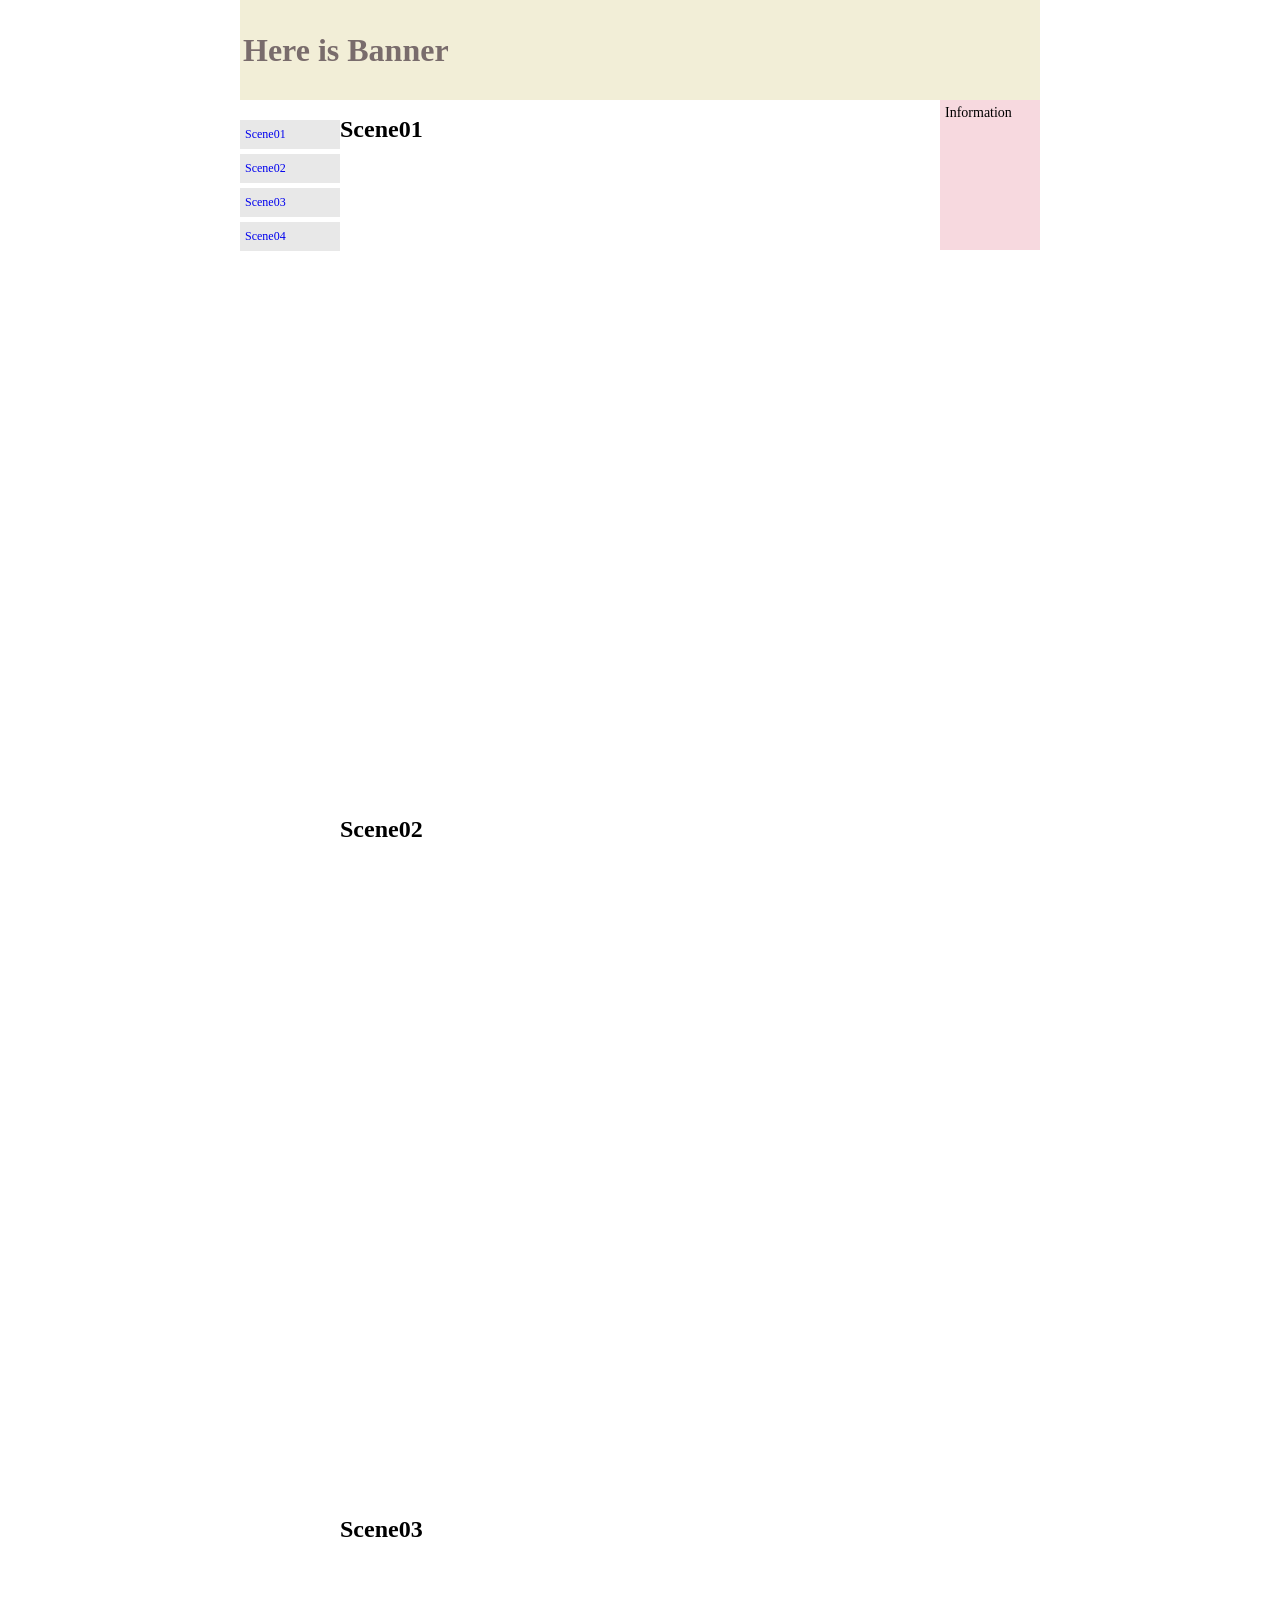
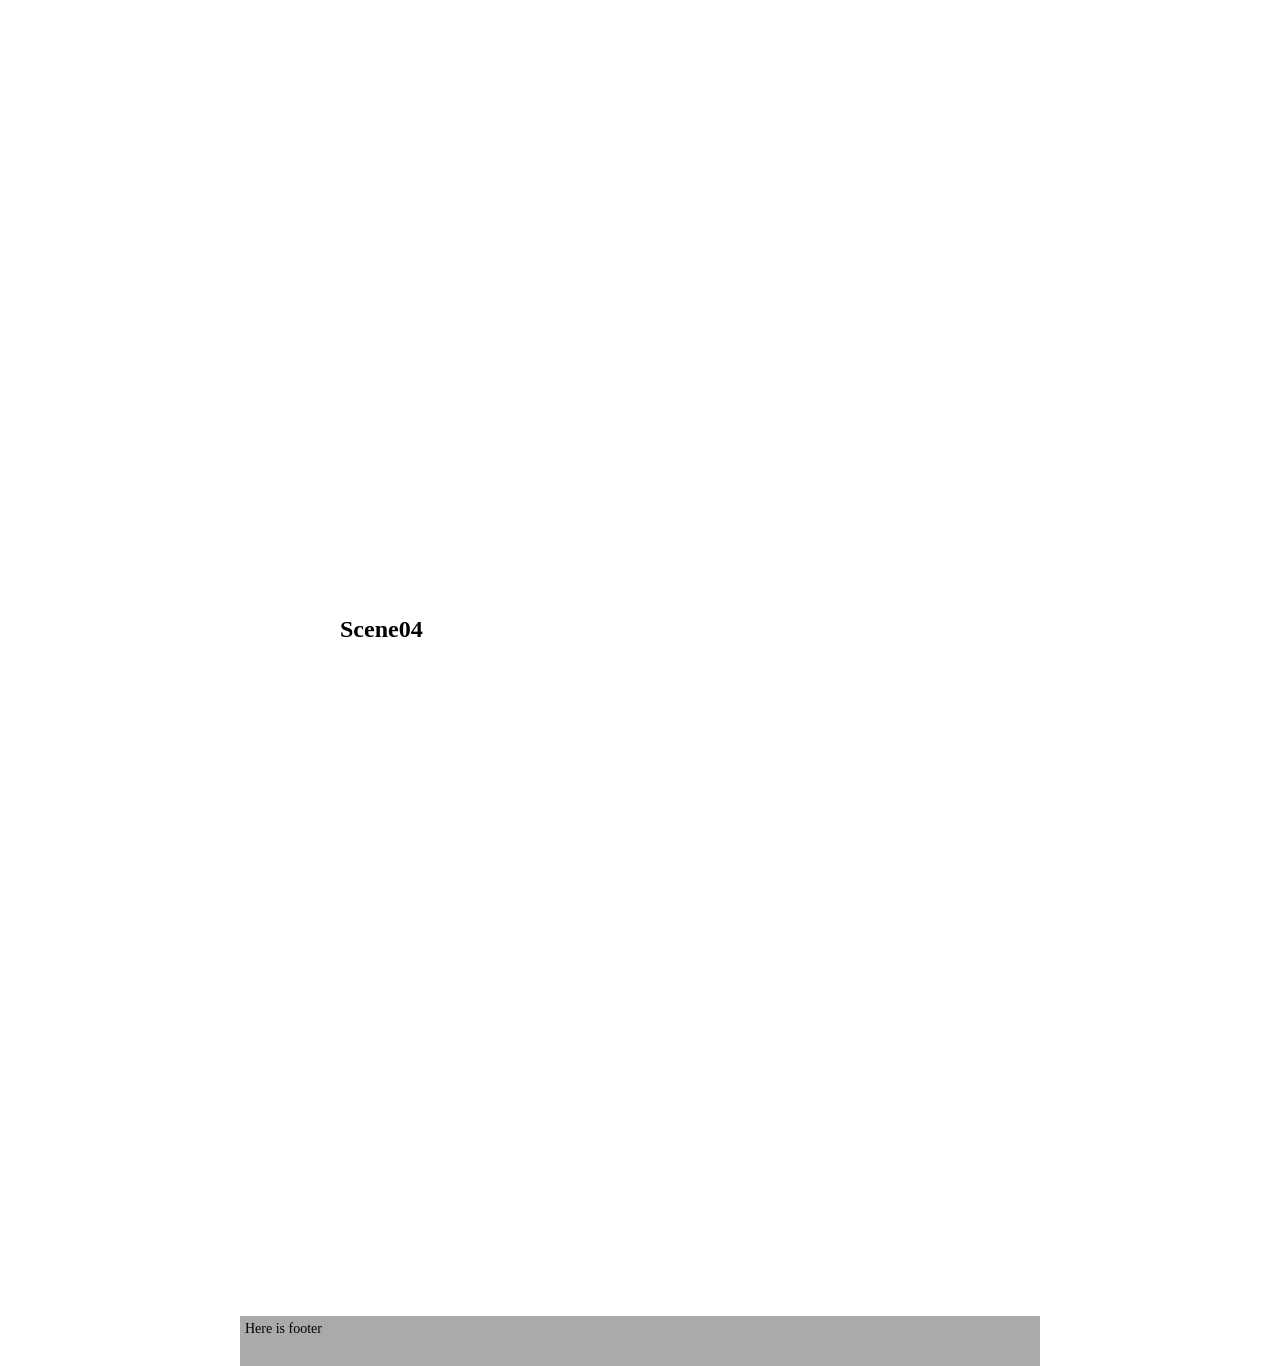
<file: practicew4/index.html>
<!doctype html>
<html lang="zh-Hant">
<head>
  <meta charset="utf-8">
  <meta name="viewport" content="width=device-width, initial-scale=1">
  <title>Scenes</title>
  <link rel="stylesheet" href="style.css">
</head>
<body>
  <div class="container">
    <header id="banner">
      <h1>Here is Banner</h1>
    </header>

    <div class="banner-placeholder" aria-hidden="true"></div>

    <main class="columns">
      <div class="navigator-placeholder">
        <nav id="navigator" aria-label="Scene navigation">
          <ul>
            <li><a href="#scene01">Scene01</a></li>
            <li><a href="#scene02">Scene02</a></li>
            <li><a href="#scene03">Scene03</a></li>
            <li><a href="#scene04">Scene04</a></li>
          </ul>
        </nav>
      </div>

      <section id="content">
        <section class="scene" id="scene01">
          <h2>Scene01</h2>
        </section>
        <section class="scene" id="scene02">
          <h2>Scene02</h2>
        </section>
        <section class="scene" id="scene03">
          <h2>Scene03</h2>
        </section>
        <section class="scene" id="scene04">
          <h2>Scene04</h2>
        </section>
      </section>

      <aside id="supporting">
        Information
      </aside>
    </main>

    <footer id="footer">Here is footer</footer>
  </div>
</body>
</html>
</file>
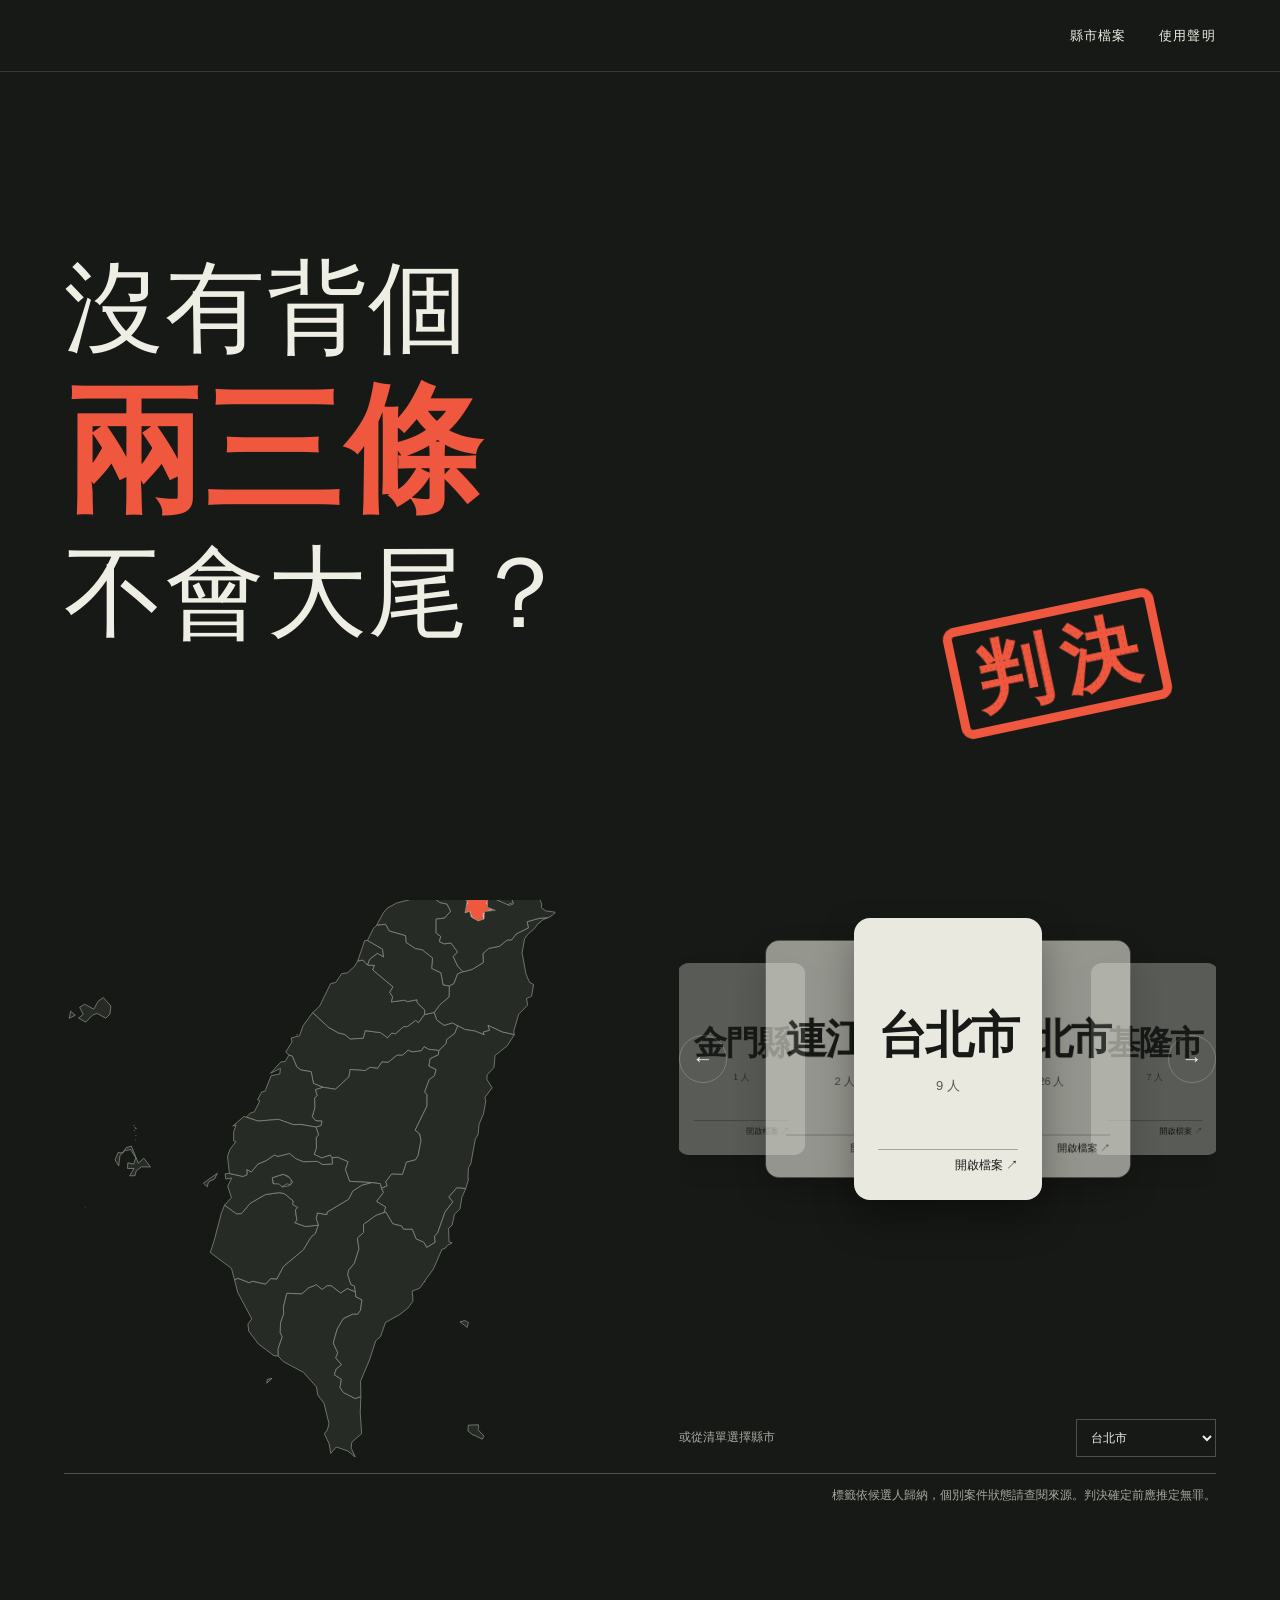
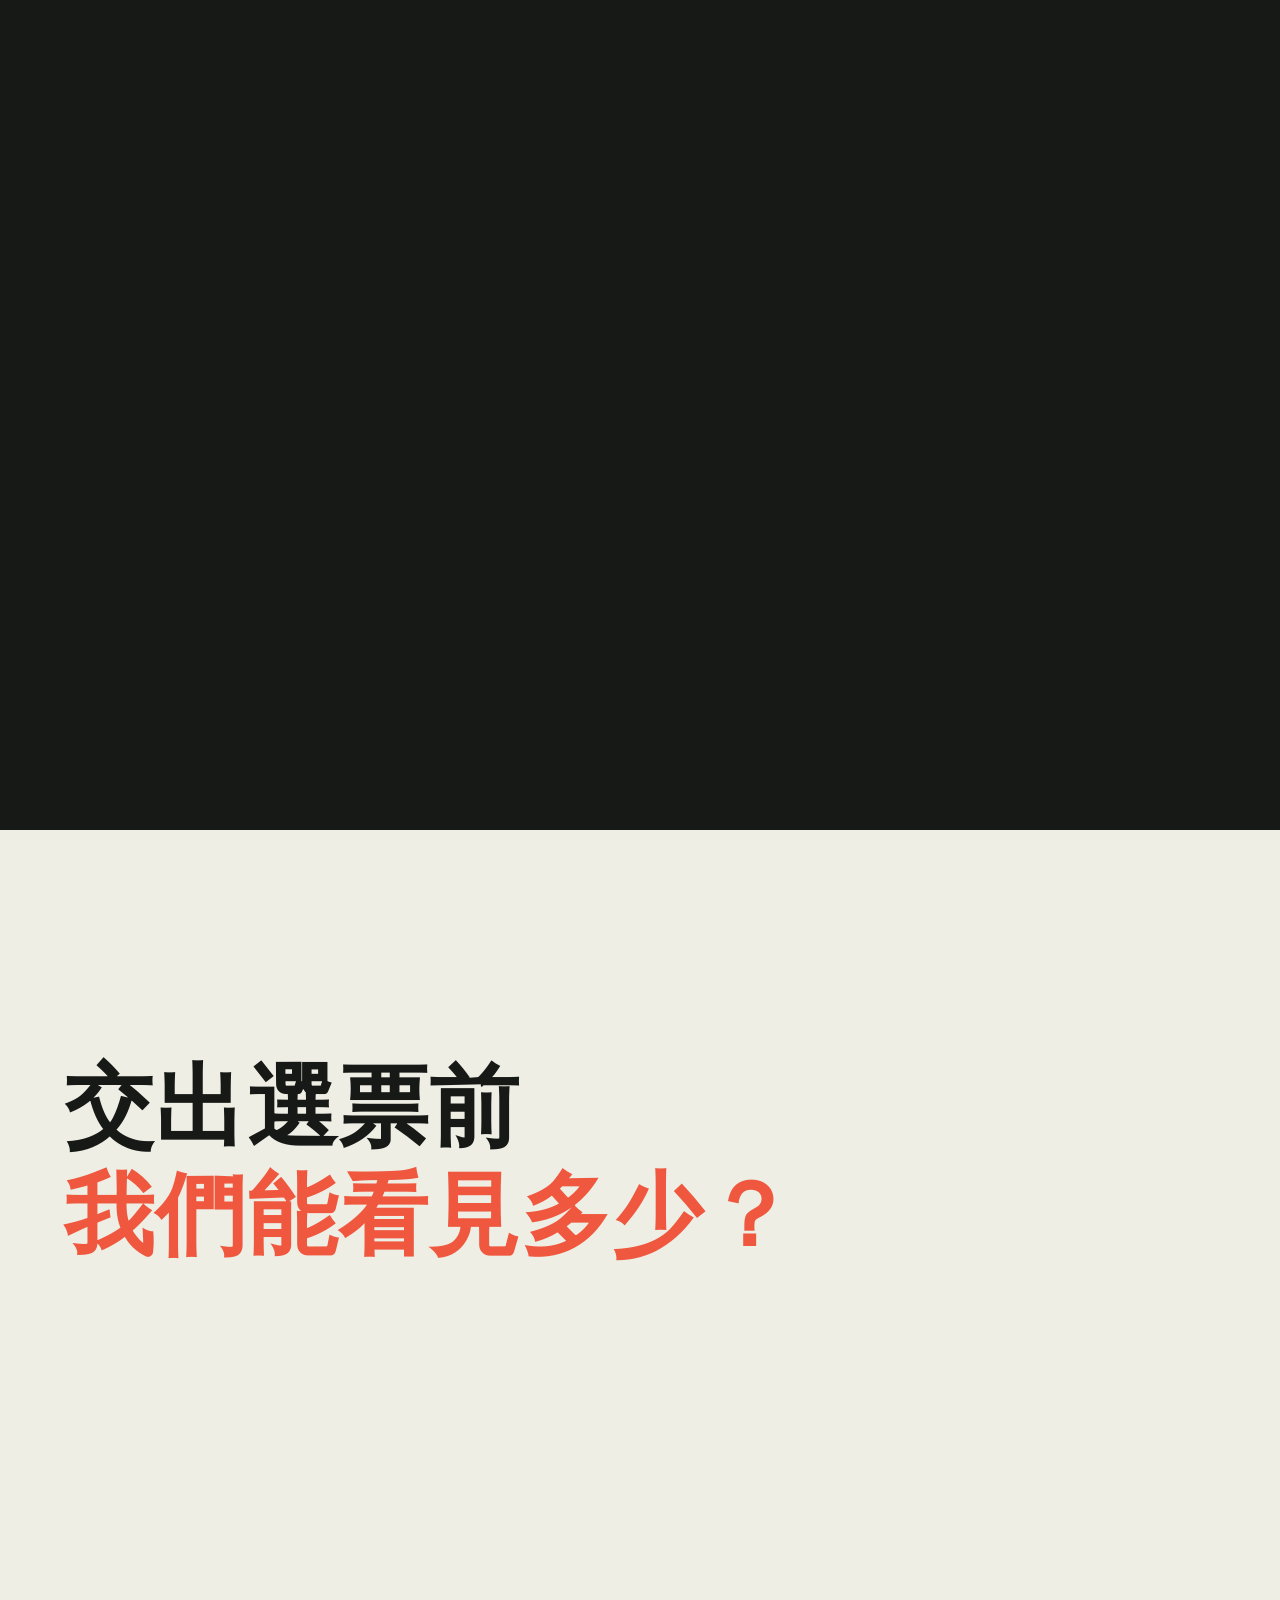
<file: as07/index/index.html>
<!doctype html><html lang="zh-Hant"><head><base href="../"><meta charset="utf-8"><meta name="viewport" content="width=device-width,initial-scale=1"><title>沒有背個兩三條，不會大尾？</title><link rel="stylesheet" href="style.css"></head><body><header><nav><a href="#explore">縣市檔案</a><a href="#declaration">使用聲明</a></nav></header><main id="top"><section class="hero"><div class="hero-sticky"><div class="stamp" aria-label="判決">判決</div><div class="hero-title"><h1>沒有背個<br><em>兩三<span class="portal-glyph">條<span class="portal-view" aria-hidden="true"><span class="portal-map">台灣縣市地圖</span></span></span></em><br>不會大尾？</h1></div></div></section><section class="explorer" id="explore"><div class="explorer-sticky"><div class="exploregrid"><div class="mapwrap"><div id="map"><p>縣市地圖載入中</p></div></div><div class="carouselarea"><div class="carouselhead"><span class="carousel-subtitle">你在的選區，有多少案底？</span></div><div class="carousel-frame"><div id="carousel" class="carousel" aria-live="polite"></div><button id="prev" class="carousel-arrow" aria-label="上一個縣市">←</button><button id="next" class="carousel-arrow" aria-label="下一個縣市">→</button></div><div class="cityselect"><label for="city-list">或從清單選擇縣市</label><select id="city-list"></select></div></div></div><div class="legend"><p>標籤依候選人歸納，個別案件狀態請查閱來源。判決確定前應推定無罪。</p></div></div></section><section class="archive" id="archive" hidden><div class="archive-sticky"><div class="archivehead"><button id="back">返回縣市總覽</button></div><div class="archivegrid"><div class="filenote"><span>DATA STATUS</span><h2 id="archive-city"></h2><p id="city-stats" class="city-stats"></p><a href="https://guilty.policy2026.workers.dev/" target="_blank" rel="noopener noreferrer">前往參考資料</a></div><div class="drawer" aria-label="候選人檔案抽屜"><div class="drawer-stage"><div class="drawer-tabs" aria-label="選擇候選人"></div><div class="drawer-stack"></div><div class="drawer-front" aria-hidden="true"><span class="drawer-nameplate">公開紀錄</span><span class="drawer-handle"></span></div></div><div class="drawer-navigation"><button type="button" id="file-prev" aria-label="上一張檔案">←</button><button type="button" id="file-next" aria-label="下一張檔案">→</button></div></div></div></div></section><section id="reflection" class="reflection"><div class="reflection-sticky"><div class="reflectiongrid"><div><h2>交出選票前<br><em>我們能看見多少？</em></h2><p class="statement" aria-label="民主需要的，不只是投票那一天的選擇，還有選擇之前持續追問、查證與理解的權利。"><span class="typing-text" aria-hidden="true">民主需要的，<br>不只是投票那一天的選擇，<br>還有選擇之前持續追問、查證與理解的權利。</span><span class="typing-cursor" aria-hidden="true"></span></p></div></div></div></section></main><footer id="declaration"><div class="footergrid"><div><p class="eyebrow">AI DISCLOSURE</p></div><div><h3>AI 使用聲明</h3><p>本網站使用 AI 協助構思、撰寫文案及製作介面。候選人資料預計整理自具名公開來源；AI 產生的文字與整理結果需經人工核對，不能取代判決書或官方資料。本預覽尚未完成逐案查核，不構成投票建議。</p><h3>資料與回報</h3><p>候選人名單來源：候選人前科查核站，整理於 2026 年 11 月 22 日，尚未逐案獨立查證。地圖資料：Click That Hood（2014）。若發現錯誤或資料更新，請透過來源網站的回報管道提出。</p><div class="footerlinks"><a href="https://guilty.policy2026.workers.dev/" target="_blank" rel="noopener noreferrer">查看資料來源 ↗</a><a href="https://docs.google.com/forms/d/e/1FAIpQLSe4Z2oXrrQ71RfnQOzAjCppu4Sigj42dYMuXJD7CaVS6zRgGg/viewform" target="_blank" rel="noopener noreferrer">回報資料 ↗</a></div></div></div><div class="footerend"><span>PUBLIC RECORDS, PUBLIC RIGHTS.</span><a href="#top">回到頂端 ↑</a><span>PRIVATE PREVIEW / 2026</span></div></footer><script src="map-data.js"></script><script src="candidate-data.js"></script><script src="portrait-data.js"></script><script src="app.js"></script></body></html>
</file>
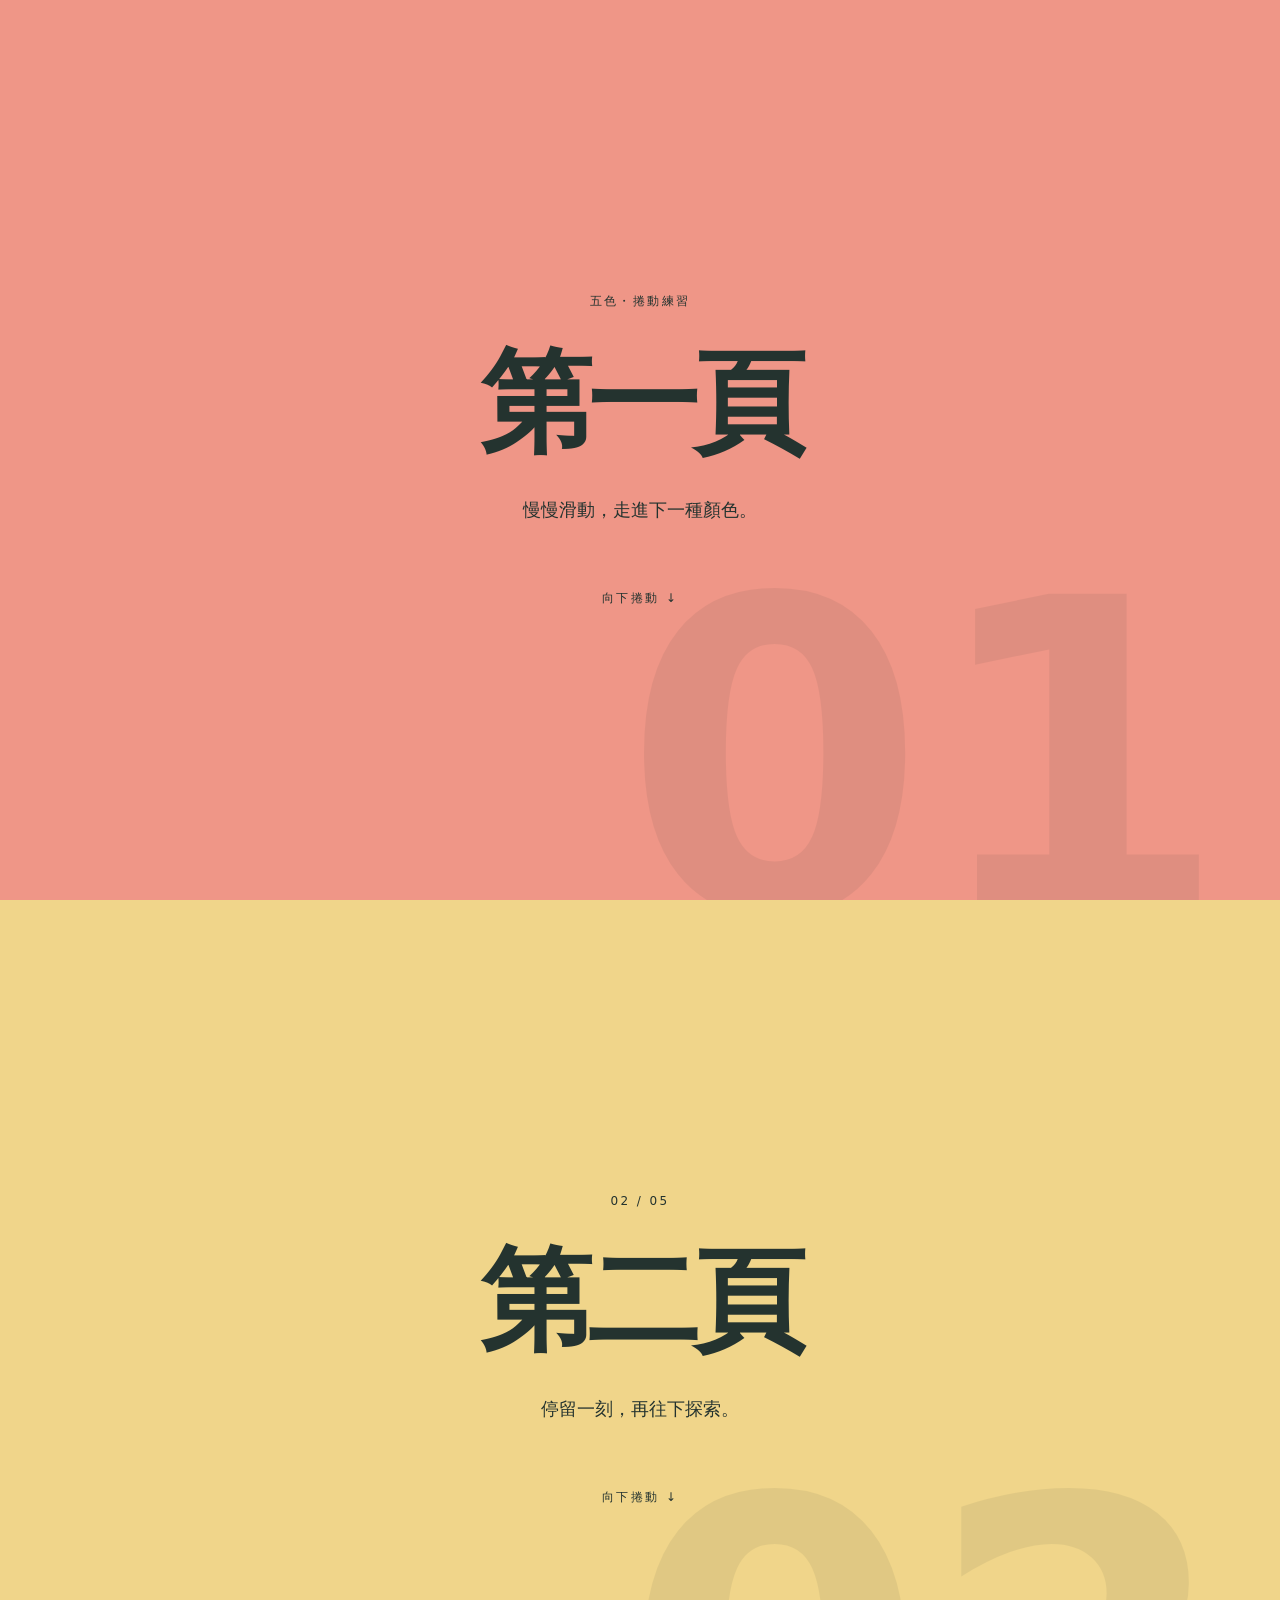
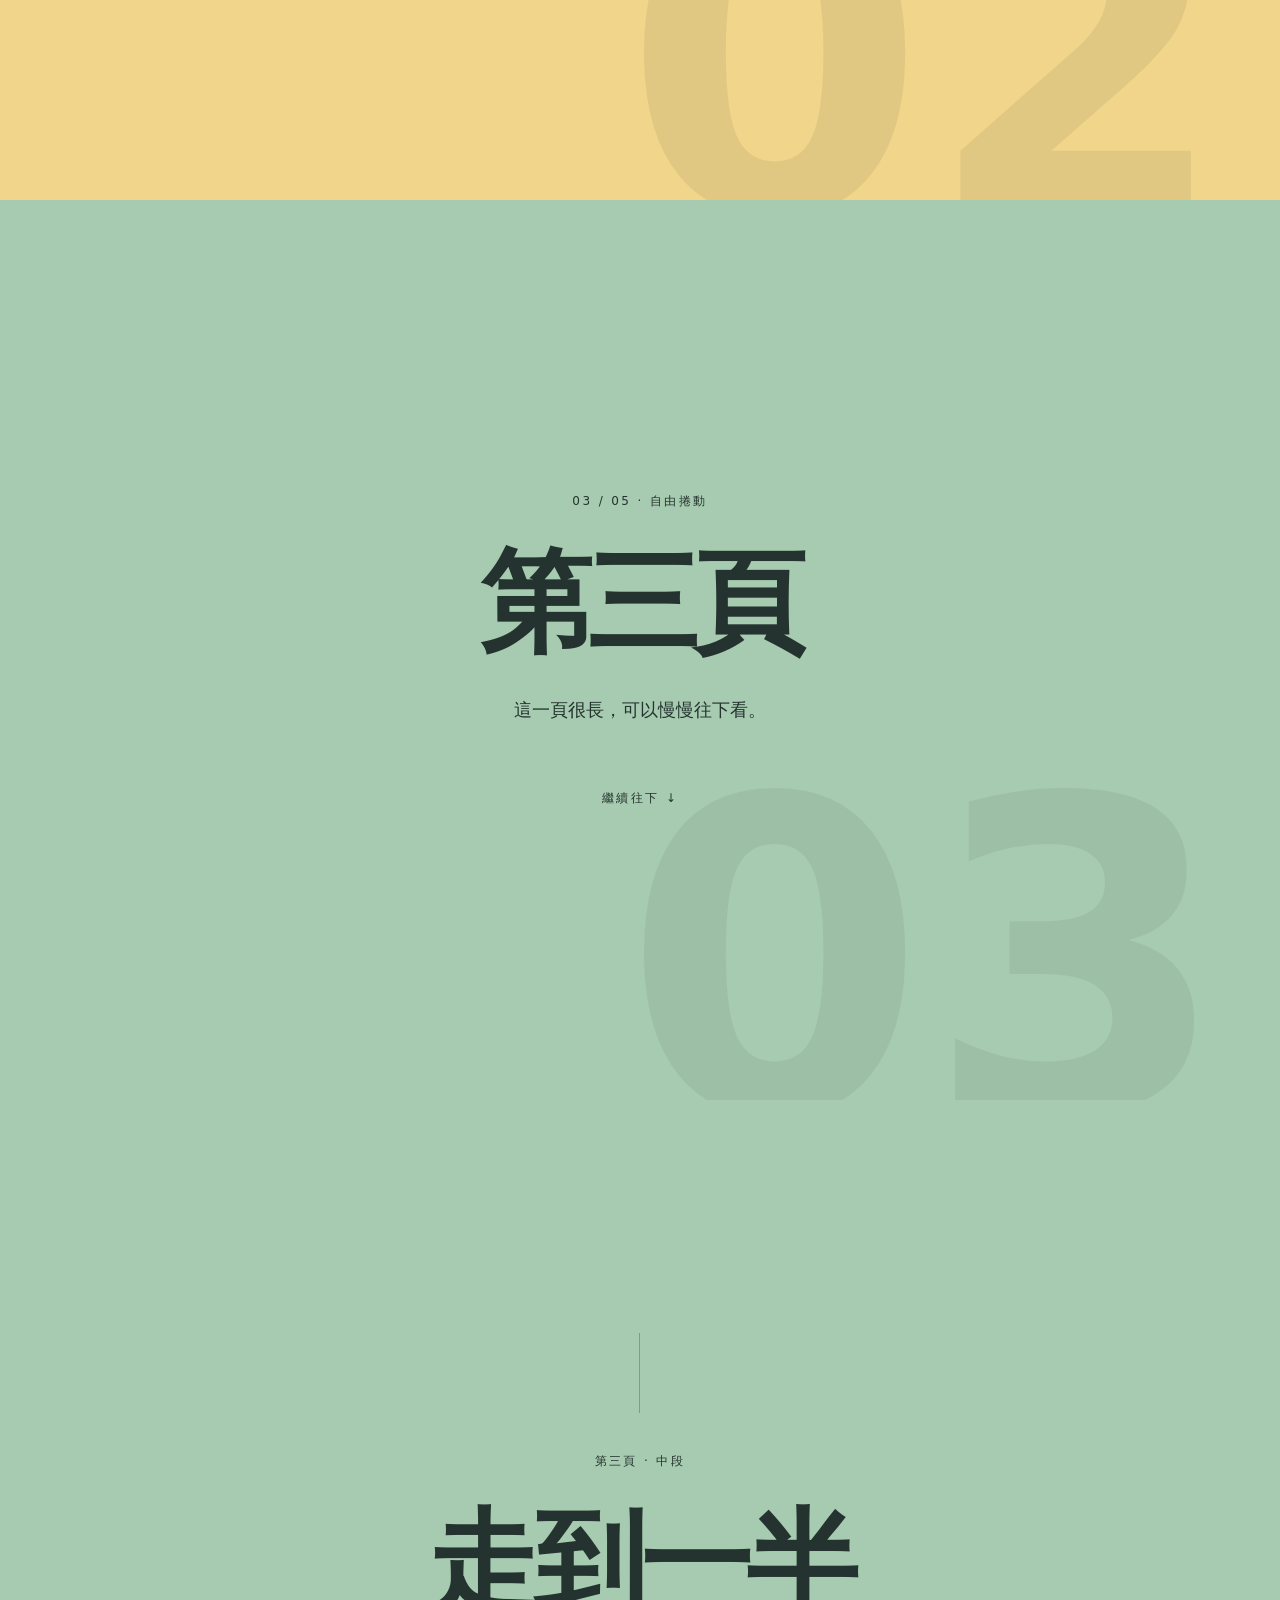
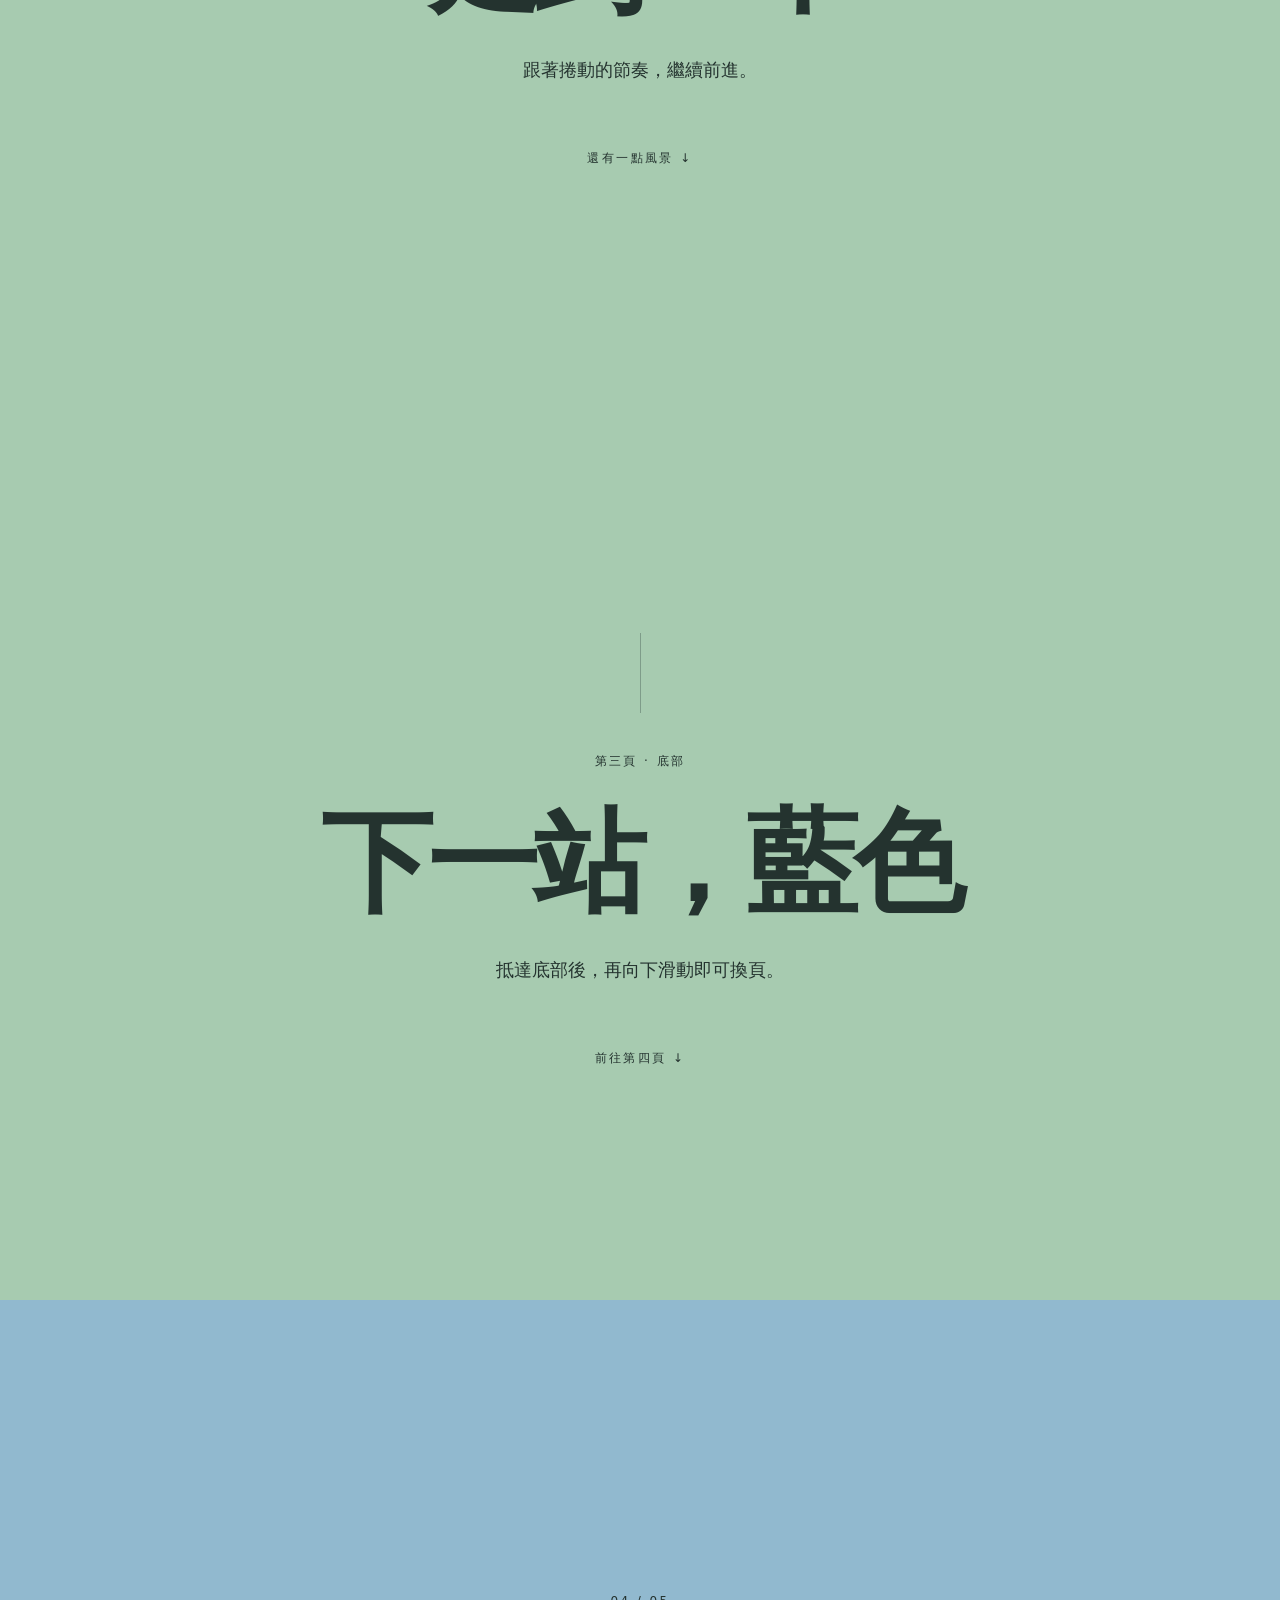
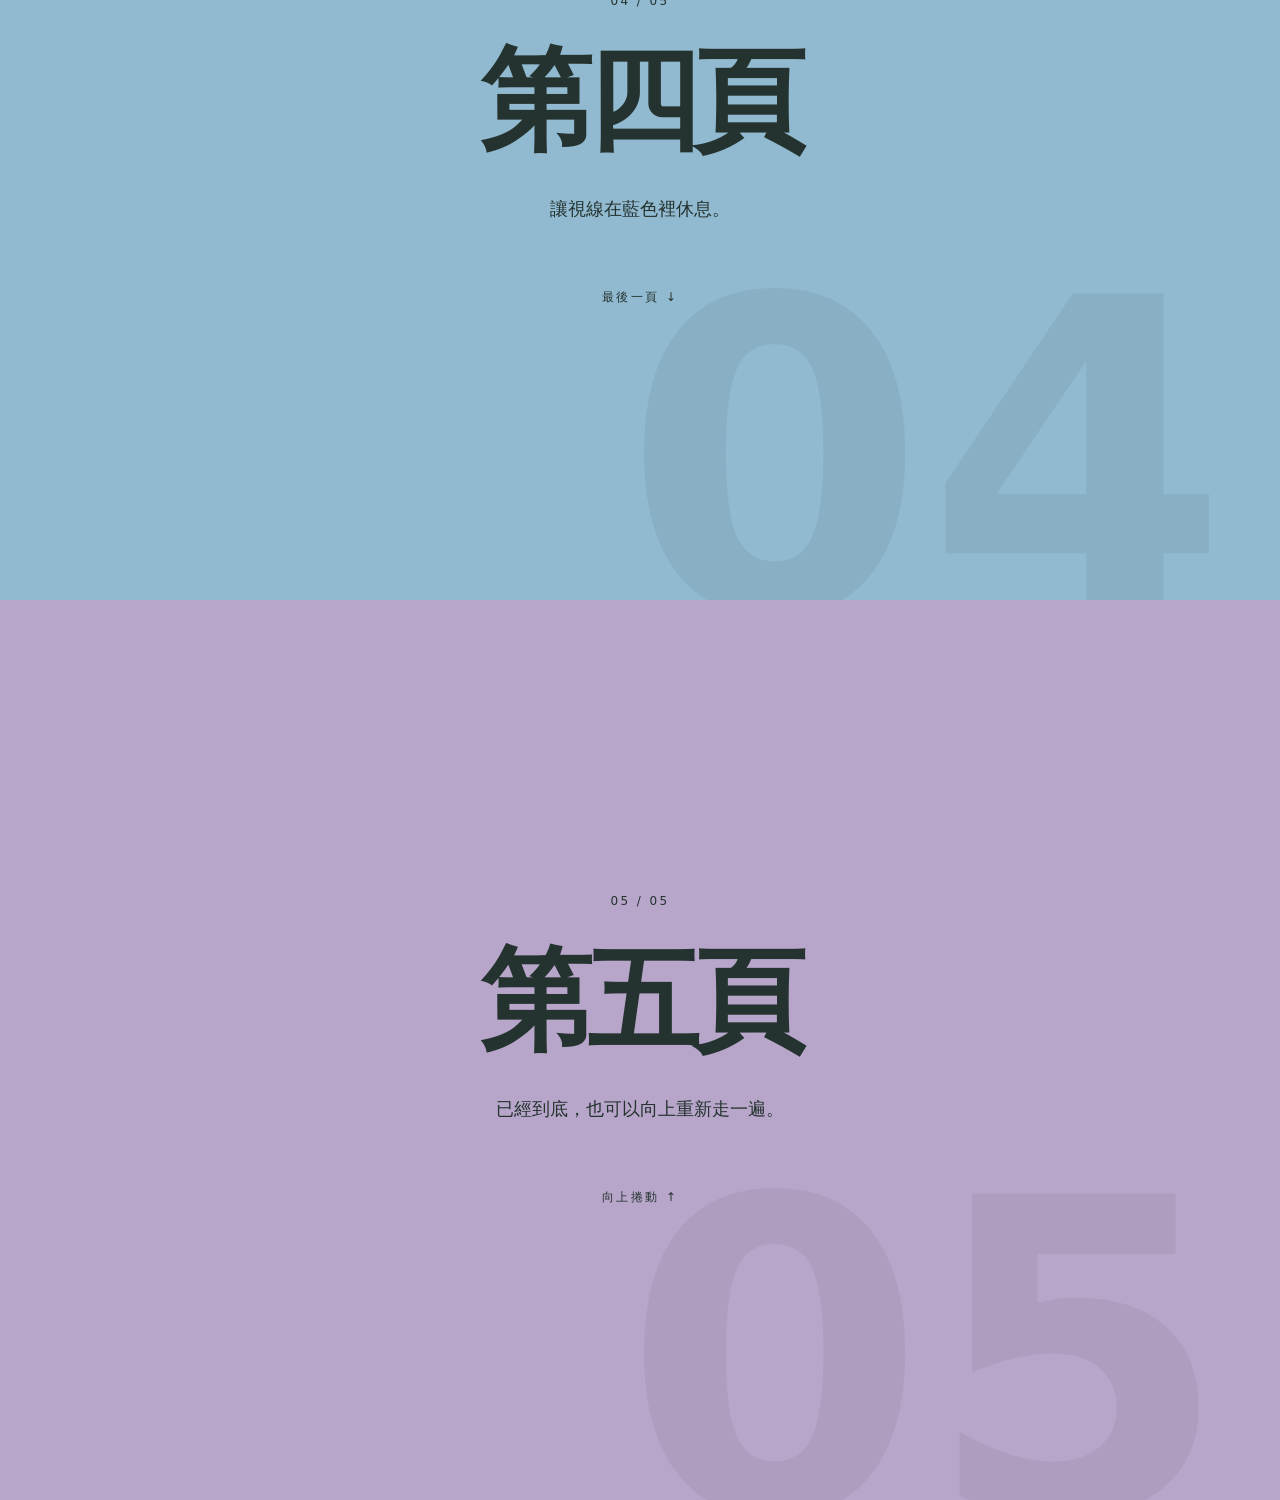
<file: as06-2/AS06-AI-one-step.html>
<!DOCTYPE html>
<html lang="zh-Hant">
<head>
  <meta charset="UTF-8">
  <meta name="viewport" content="width=device-width, initial-scale=1.0">
  <title>五色・捲動練習</title>
  <style>
* { box-sizing: border-box; }
html { overscroll-behavior: none; scrollbar-width: none; }
html::-webkit-scrollbar { display: none; }
body { margin: 0; color: #24332f; font-family: system-ui, -apple-system, "Noto Sans TC", sans-serif; }
.page, .long-part { height: 100vh; height: 100dvh; position: relative; display: grid; place-items: center; overflow: hidden; }
.sticky { position: sticky; top: 0; }
.coral { background: #ef9687; z-index: 1; }
.sand { background: #f0d58a; z-index: 2; }
.mint { background: #a7cbb0; z-index: 3; }
.blue { background: #91b9cf; z-index: 4; }
.lilac { background: #b8a6ca; z-index: 5; }
.long-page { position: relative; height: 300vh; height: 300dvh; }
.content { position: relative; z-index: 1; text-align: center; padding: 32px; }
.eyebrow, .hint { display: block; font-size: 12px; letter-spacing: .2em; }
h1, h2 { margin: 25px 0; font-size: clamp(48px, 9vw, 112px); font-weight: 600; letter-spacing: -.05em; line-height: 1.2; }
p { font-size: clamp(14px, 2vw, 18px); line-height: 1.8; }
.hint { margin-top: 64px; }
.number { position: absolute; right: 4vw; bottom: -0.18em; font-size: clamp(170px, 34vw, 460px); line-height: 1; font-weight: 700; opacity: .07; pointer-events: none; }
.long-part + .long-part .content::before { content: ""; display: block; width: 1px; height: 80px; background: currentColor; opacity: .3; margin: 0 auto 40px; }
  </style>
</head>
<body>
  <main>
    <section class="page sticky coral" aria-label="第 1 頁">
      <div class="content"><span class="eyebrow">五色・捲動練習</span><h1>第一頁</h1><p>慢慢滑動，走進下一種顏色。</p><span class="hint">向下捲動 ↓</span></div><span class="number" aria-hidden="true">01</span>
    </section>
    <section class="page sticky sand" aria-label="第 2 頁">
      <div class="content"><span class="eyebrow">02 / 05</span><h2>第二頁</h2><p>停留一刻，再往下探索。</p><span class="hint">向下捲動 ↓</span></div><span class="number" aria-hidden="true">02</span>
    </section>
    <section class="long-page mint" aria-label="第 3 頁，三倍長頁">
      <div class="long-part"><div class="content"><span class="eyebrow">03 / 05 · 自由捲動</span><h2>第三頁</h2><p>這一頁很長，可以慢慢往下看。</p><span class="hint">繼續往下 ↓</span></div><span class="number" aria-hidden="true">03</span></div>
      <div class="long-part"><div class="content"><span class="eyebrow">第三頁 · 中段</span><h2>走到一半</h2><p>跟著捲動的節奏，繼續前進。</p><span class="hint">還有一點風景 ↓</span></div></div>
      <div class="long-part"><div class="content"><span class="eyebrow">第三頁 · 底部</span><h2>下一站，藍色</h2><p>抵達底部後，再向下滑動即可換頁。</p><span class="hint">前往第四頁 ↓</span></div></div>
    </section>
    <section class="page sticky blue" aria-label="第 4 頁">
      <div class="content"><span class="eyebrow">04 / 05</span><h2>第四頁</h2><p>讓視線在藍色裡休息。</p><span class="hint">最後一頁 ↓</span></div><span class="number" aria-hidden="true">04</span>
    </section>
    <section class="page lilac" aria-label="第 5 頁">
      <div class="content"><span class="eyebrow">05 / 05</span><h2>第五頁</h2><p>已經到底，也可以向上重新走一遍。</p><span class="hint">向上捲動 ↑</span></div><span class="number" aria-hidden="true">05</span>
    </section>
  </main>
  <script>
const threshold = 100;
const quietTime = 220;
let page = 0;
let accumulated = 0;
let lastInput = 0;
let locked = false;
let animation = 0;
let unlockTimer = 0;
let touchY = null;
const reducedMotion = matchMedia('(prefers-reduced-motion: reduce)');

// Positions come from normal document heights; sticky elements move visually.
function positions() {
  const height = document.querySelector('.page').getBoundingClientRect().height;
  return [0, height, height * 2, height * 5, height * 6];
}

function releaseAfterQuiet() {
  clearTimeout(unlockTimer);
  unlockTimer = setTimeout(() => {
    if (animation) return;
    locked = false;
    accumulated = 0;
  }, quietTime);
}

function jump(next, fromBottom = false) {
  page = next;
  accumulated = 0;
  locked = true;
  const stops = positions();
  const target = stops[page] + (fromBottom ? stops[1] * 2 : 0);
  const start = scrollY;
  const started = performance.now();
  const duration = reducedMotion.matches ? 0 : 560;

  function frame(now) {
    const progress = duration ? Math.min((now - started) / duration, 1) : 1;
    const eased = progress * progress * (3 - 2 * progress);
    window.scrollTo(0, start + (target - start) * eased);
    if (progress < 1) {
      animation = requestAnimationFrame(frame);
    } else {
      animation = 0;
      window.scrollTo(0, target);
      releaseAfterQuiet();
    }
  }
  animation = requestAnimationFrame(frame);
}

function move(delta) {
  const now = performance.now();
  if (locked) {
    releaseAfterQuiet();
    lastInput = now;
    return;
  }
  const stops = positions();
  if (page === 2) {
    const top = stops[2];
    const bottom = stops[3] - stops[1];
    if ((delta > 0 && scrollY < bottom - 1) || (delta < 0 && scrollY > top + 1)) {
      window.scrollTo(0, Math.max(top, Math.min(bottom, scrollY + delta)));
      accumulated = 0;
      lastInput = now;
      return;
    }
  }
  if (now - lastInput > 300 || Math.sign(delta) !== Math.sign(accumulated)) accumulated = 0;
  lastInput = now;
  accumulated += delta;
  if (Math.abs(accumulated) < threshold) return;
  const direction = Math.sign(accumulated);
  const next = page + direction;
  accumulated = 0;
  if (next >= 0 && next <= 4) jump(next, page === 3 && direction < 0);
}

window.addEventListener('wheel', (event) => {
  if (event.ctrlKey || Math.abs(event.deltaX) > Math.abs(event.deltaY)) return;
  event.preventDefault();
  const unit = event.deltaMode === 1 ? 16 : event.deltaMode === 2 ? innerHeight : 1;
  move(event.deltaY * unit);
}, { passive: false });

window.addEventListener('touchstart', (event) => {
  touchY = event.touches.length === 1 ? event.touches[0].clientY : null;
}, { passive: true });
window.addEventListener('touchmove', (event) => {
  if (touchY === null || event.touches.length !== 1) return;
  event.preventDefault();
  const nextY = event.touches[0].clientY;
  move(touchY - nextY);
  touchY = nextY;
}, { passive: false });
window.addEventListener('touchend', () => { touchY = null; });

window.addEventListener('keydown', (event) => {
  if (event.altKey || event.ctrlKey || event.metaKey) return;
  const direction = { ArrowDown: 1, PageDown: 1, ' ': event.shiftKey ? -1 : 1, ArrowUp: -1, PageUp: -1 }[event.key];
  if (!direction) return;
  event.preventDefault();
  if (!event.repeat) move(direction * threshold);
});

window.addEventListener('resize', () => {
  const oldHeight = lastHeight;
  const ratio = scrollY / oldHeight;
  cancelAnimationFrame(animation);
  animation = 0;
  const stops = positions();
  lastHeight = stops[1];
  window.scrollTo(0, page === 2 ? Math.max(stops[2], Math.min(stops[3] - stops[1], ratio * lastHeight)) : stops[page]);
  releaseAfterQuiet();
});
let lastHeight = positions()[1];
// Avoid browser scroll restoration leaving a short page between two stops.
history.scrollRestoration = 'manual';
window.scrollTo(0, 0);
  </script>
</body>
</html>
</file>
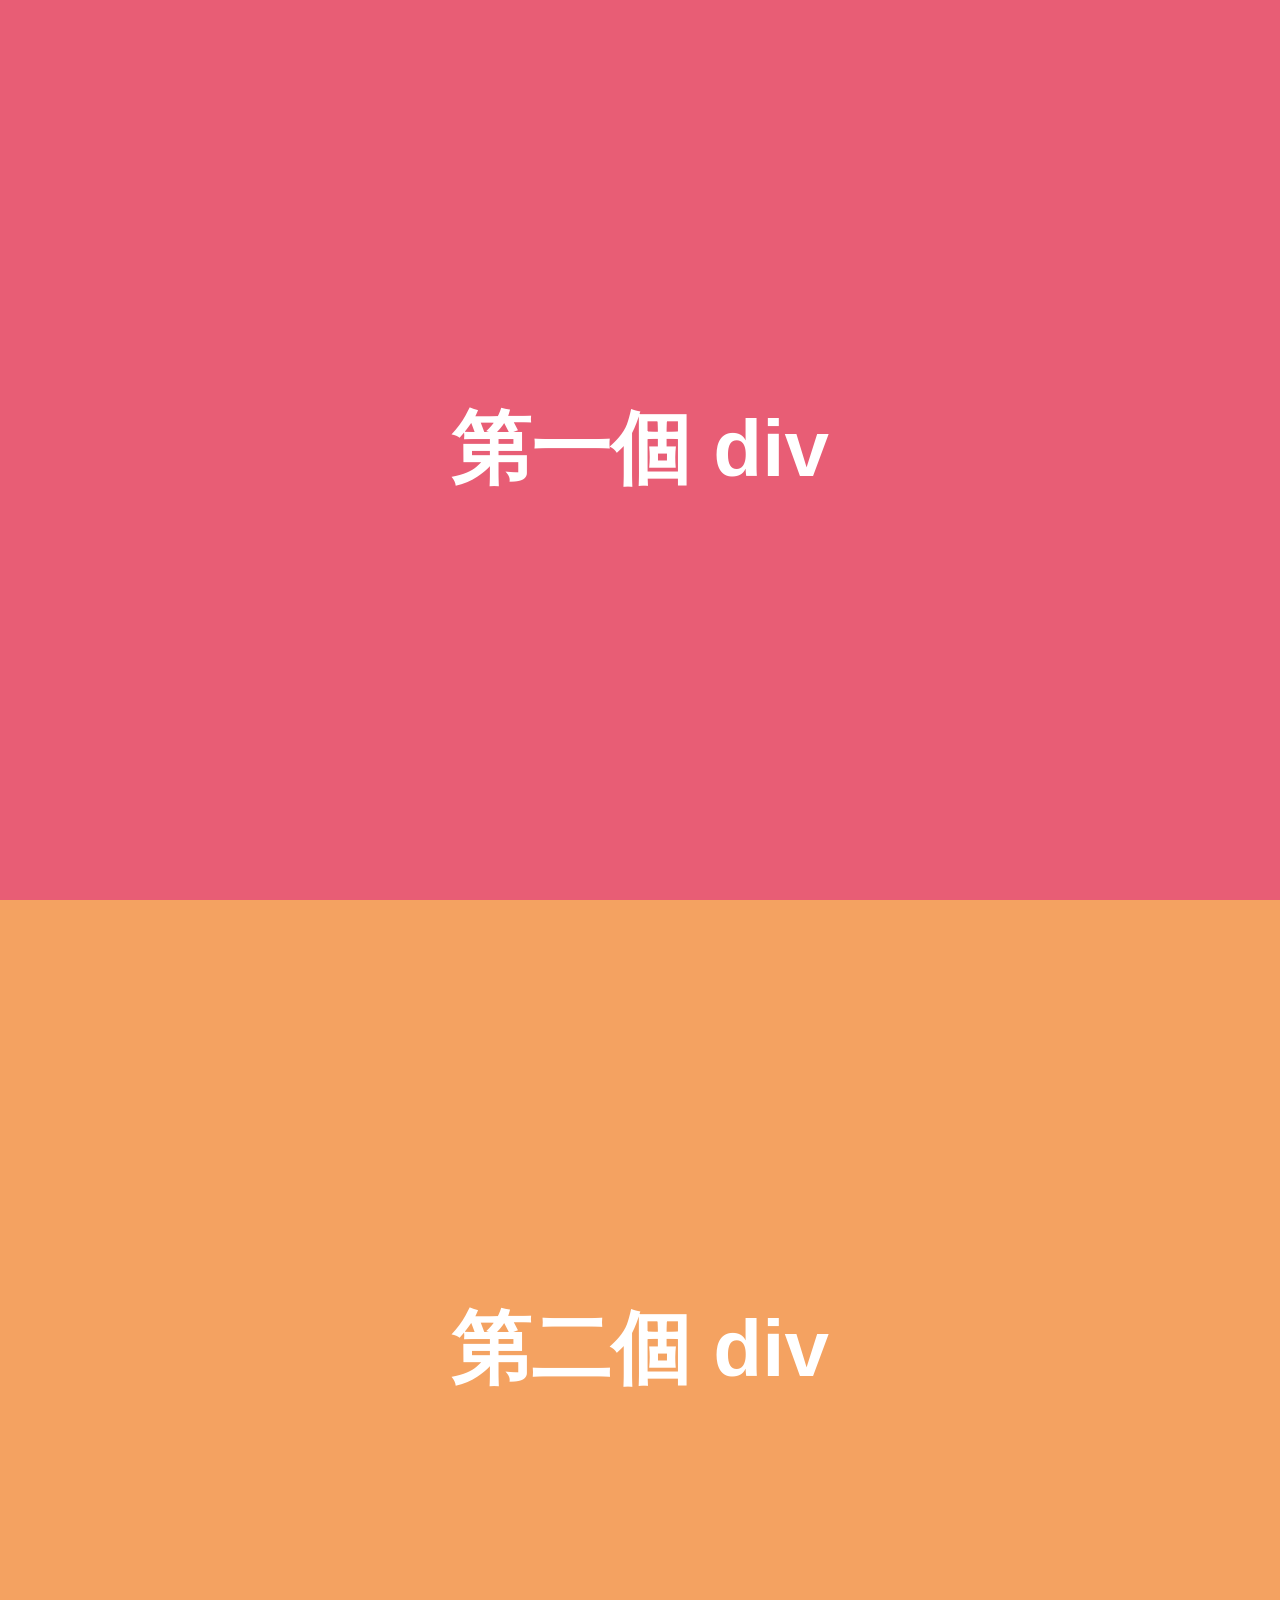
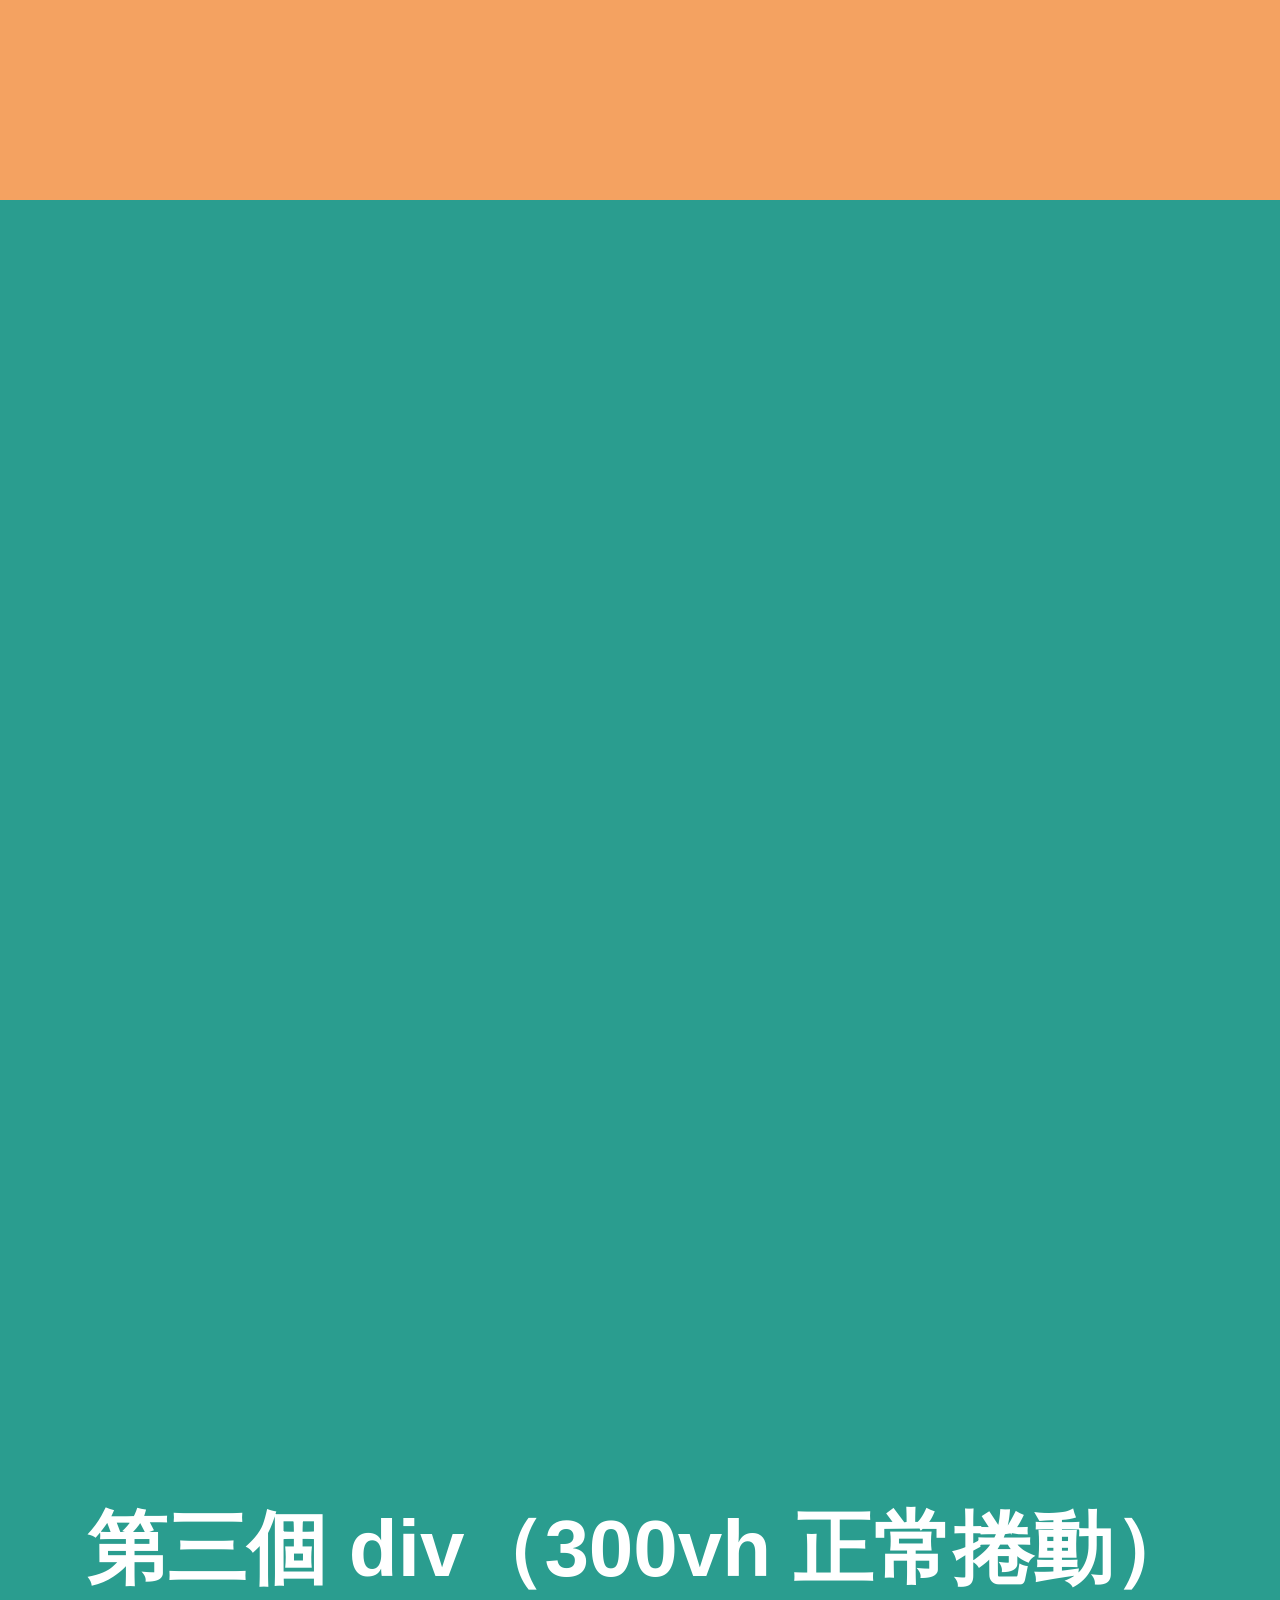
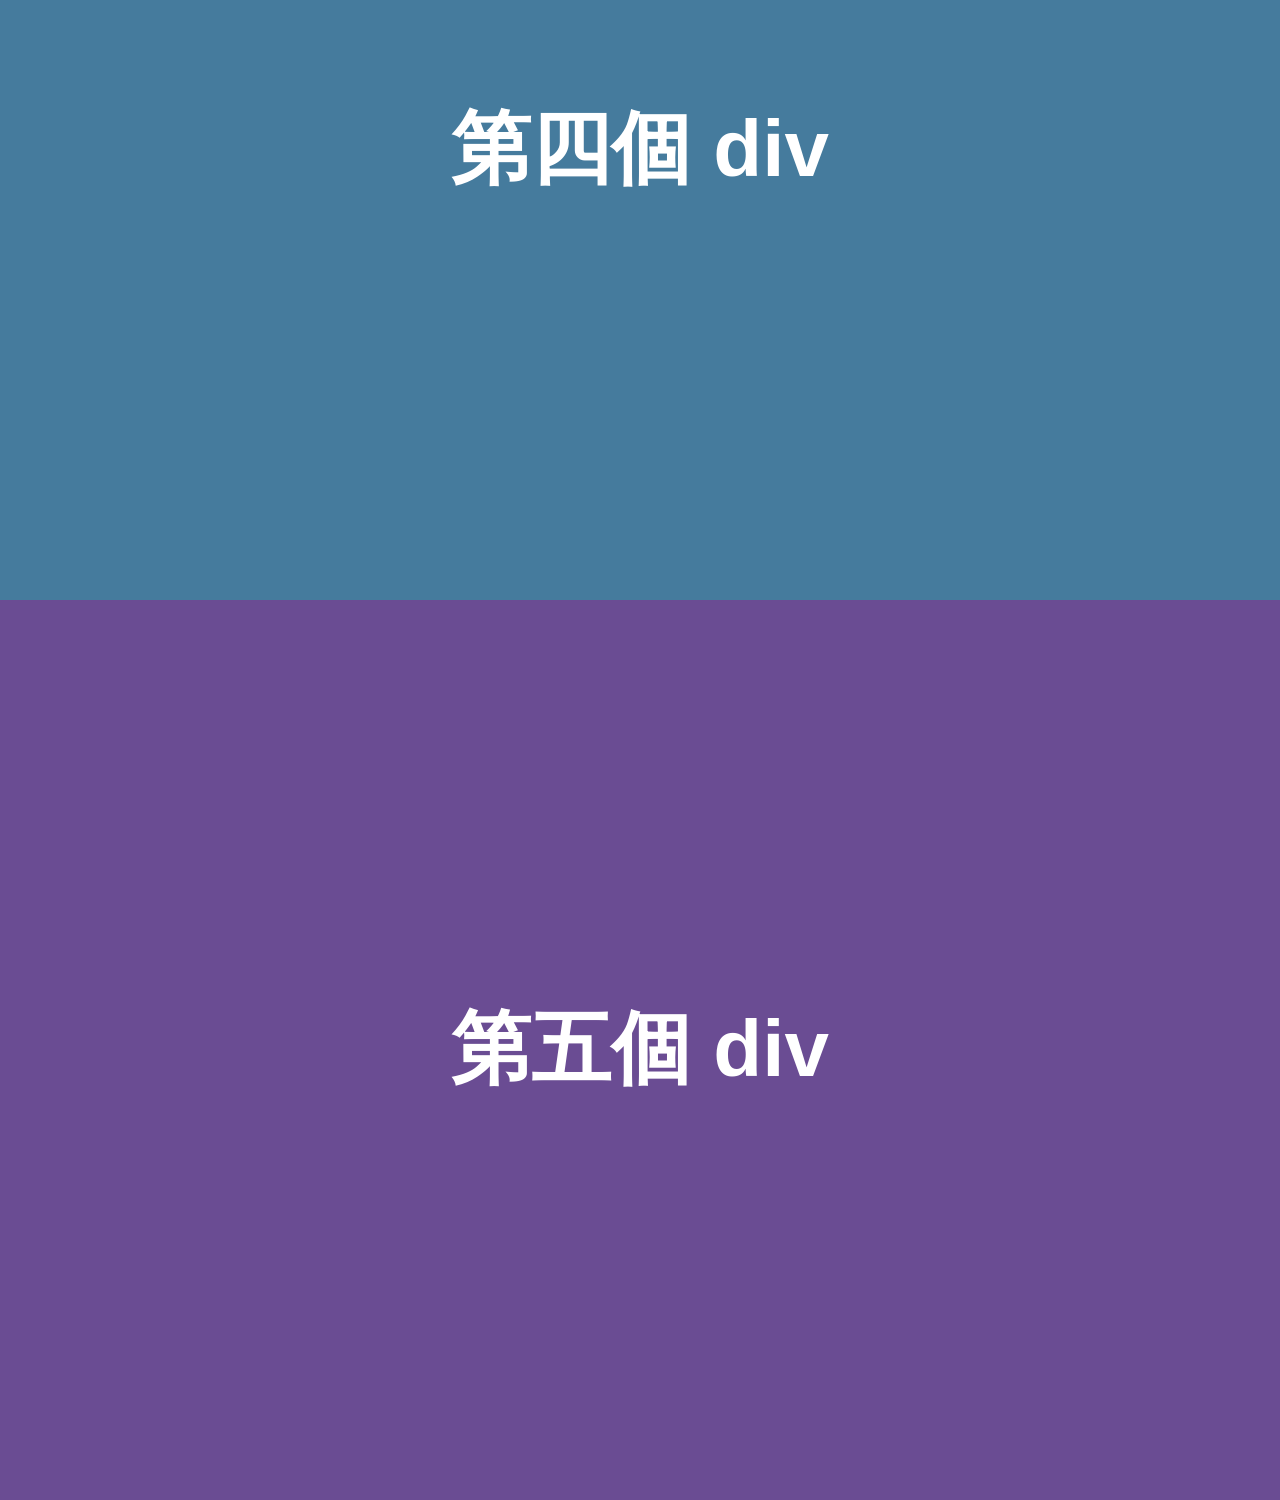
<file: as06/AS06-AI-multuple-steps.html>
<!DOCTYPE html>
<html lang="zh-Hant">
<head>
  <meta charset="UTF-8">
  <meta name="viewport" content="width=device-width, initial-scale=1.0">
  <title>Slide Effect</title>
  <link rel="stylesheet" href="style.css">
</head>
<body>
  <!-- section 限制 sticky 的範圍；網頁中仍然只有五個 page div。 -->
  <section><div class="page page-1 sticky-page">第一個 div</div></section>
  <section><div class="page page-2 sticky-page">第二個 div</div></section>
  <!-- 第三區為 300vh，可在這裡正常自由捲動三個畫面高度。 -->
  <section class="long-section"><div class="page page-3">第三個 div（300vh 正常捲動）</div></section>
  <!-- 第四區恢復 sticky；第三區到底後才會跳到這裡。 -->
  <section><div class="page page-4 sticky-page">第四個 div</div></section>
  <section><div class="page page-5">第五個 div</div></section>

  <!-- 載入 jQuery，下面的 script.js 才能使用 $。 -->
  <script src="https://code.jquery.com/jquery-3.7.1.min.js"></script>
  <script src="script.js"></script>
</body>
</html>
</file>
<file: as02/style.css>
p {
    font-family: Arial, sans-serif;
      color: rgba(255, 0, 0, 0.263);
      font-size: 20px;
}

h1 {
      color: rgb(131, 148, 134);
      font-size: 36px;
      line-height: 1.5;
}

#banner {
      background-color: #f8dfdf;
      height: 300px;
      width: 200px;
      text-align: center;
}

#nav {
      background-color: #12572d55;
      padding: 10px;
      width: 150px;
      text-align: center;

}

#footer {
      background-color: #7e97da;
      padding: 10px;
      text-align: center;
}

#content {
      background-color: #719e95;
      padding: 10px;
      float: left;
}
</file>
<file: as04/style.css>
:root {
  color-scheme: dark;
  background: #05070a;
}

* {
  box-sizing: border-box;
}

html,
body {
  margin: 0;
  min-width: 320px;
  background: #05070a;
}

html {
  scroll-snap-type: y proximity;
}

body {
  overflow-x: hidden;
}

main,
.frame,
.scroll-scene {
  margin: 0;
}

.frame {
  width: 100%;
  height: 100vh;
  height: 100dvh;
  overflow: hidden;
  scroll-snap-align: start;
  scroll-snap-stop: always;
}

.frame img {
  display: block;
  width: 100%;
  height: 100%;
  object-fit: cover;
}

.scroll-scene {
  position: relative;
  scroll-snap-align: start;
}

.crossfade-scene {
  height: 200vh;
  height: 200dvh;
}

.intro-scene {
  height: calc(100vh + 6000px);
  height: calc(100dvh + 6000px);
}

.slow-crossfade {
  height: 400vh;
  height: 400dvh;
}

.sequence-scene {
  height: 700vh;
  height: 700dvh;
}

.sticky-stage {
  position: sticky;
  top: 0;
  width: 100%;
  height: 100vh;
  height: 100dvh;
  overflow: hidden;
}

.layer {
  position: absolute;
  inset: 0;
  display: block;
  width: 100%;
  height: 100%;
  object-fit: cover;
}

.crossfade-layer {
  opacity: 0;
  will-change: opacity;
}

.intro-first-layer {
  object-position: center top;
  will-change: object-position, opacity;
}

.intro-mask {
  position: absolute;
  z-index: 1;
  inset: 0;
  background: #05070a;
  pointer-events: none;
  will-change: opacity;
}

.intro-title {
  position: absolute;
  z-index: 2;
  top: 50%;
  left: 50%;
  margin: 0;
  opacity: 0;
  pointer-events: none;
  transform: translate(-50%, -50%);
  will-change: opacity;
}

.intro-title img {
  display: block;
  width: min(82vw, 1100px);
  height: auto;
  filter: drop-shadow(0 0 1.5em rgba(0, 0, 0, 0.55));
}

.page-two {
  position: relative;
  z-index: 2;
  margin: 0;
  margin-top: -100vh;
  margin-top: -100dvh;
  overflow: hidden;
  background: #05070a;
  -webkit-mask-image: linear-gradient(
    to bottom,
    transparent 0,
    #000 34dvh,
    #000 100%
  );
  mask-image: linear-gradient(
    to bottom,
    transparent 0,
    #000 34dvh,
    #000 100%
  );
  opacity: 0;
  will-change: opacity;
}

.page-two-image {
  display: block;
  width: 100%;
  height: auto;
  margin-bottom: -100px;
}

.page-two-mask {
  position: absolute;
  z-index: 1;
  right: 0;
  bottom: 0;
  left: 0;
  height: 58vh;
  height: 58dvh;
  background: linear-gradient(
    to bottom,
    rgba(5, 7, 10, 0),
    rgba(5, 7, 10, 0.9) 62%,
    #05070a 100%
  );
  opacity: 0;
  pointer-events: none;
  will-change: opacity;
}

.black-bridge {
  height: 10vh;
  height: 10dvh;
  background: #05070a;
}

.fade-in-frame {
  position: relative;
  background: #05070a;
}

.fade-in-frame::after {
  position: absolute;
  z-index: 1;
  top: 0;
  right: 0;
  left: 0;
  height: 18vh;
  height: 18dvh;
  background: linear-gradient(
    to bottom,
    #05070a 0,
    rgba(5, 7, 10, 0.75) 25%,
    rgba(5, 7, 10, 0) 100%
  );
  content: "";
  pointer-events: none;
}

.fade-in-frame img {
  object-position: center top;
  opacity: 0;
  will-change: opacity;
}

.lower-mask {
  position: absolute;
  z-index: 1;
  inset: 38% 0 0;
  background: linear-gradient(
    to bottom,
    rgba(5, 7, 10, 0),
    rgba(5, 7, 10, 0.92) 48%,
    #05070a 100%
  );
  opacity: 0;
  pointer-events: none;
  will-change: opacity;
}

.sequence-layer {
  z-index: 2;
  opacity: 0;
  will-change: opacity;
}

.sequence-layer-11 {
  z-index: 3;
}

.horizontal-scene {
  height: 300vh;
}

.horizontal-stage img {
  display: block;
  width: auto;
  max-width: none;
  height: 100%;
  will-change: transform;
}

@media (prefers-reduced-motion: reduce) {
  html {
    scroll-snap-type: none;
  }
}
</file>
<file: as05/style.css>
:root {
  --banner-color: #49bfa5;
  --nav-color: #f5f5f5;
  --section-banner-color: #f28c28;
  --section-background-color: #f1f3f5;
  --content-color: #d3d3d3;
  --muted-nav-color: #aaaaaa;
  --nav-height: 60px;
}

body {
  margin: 0;
}

#banner {
  width: 100%;
  height: 150px;
  background-color: var(--banner-color);
}

#banner h1 {
  font-size: 38px;
}

#nav {
  width: 100%;
  height: var(--nav-height);
  padding: 0;
  background-color: var(--nav-color);
}

#nav .nav-link {
  display: flex;
  align-items: center;
  white-space: nowrap;
}

#nav-home {
  color: #000000;
  font-size: 18px;
}

#nav .section-link {
  color: var(--muted-nav-color);
  font-size: 14px;
}

#nav .nav-link.active,
#nav .nav-link:focus,
#nav .nav-link:hover {
  background-color: transparent;
  color: #000000;
}

.section-banner {
  width: 100%;
  height: 550px;
  scroll-margin-top: var(--nav-height);
  background-color: var(--section-banner-color);
  color: #ffffff;
}

.section-banner h2 {
  font-size: 32px;
}

.section-content {
  width: 100%;
  height: 900px;
  overflow: hidden;
  background-color: var(--section-background-color);
}

.content-container {
  width: calc(100% - 32px);
  max-width: 700px;
  margin-top: 35px;
  padding: 16px;
  border-radius: 12px;
  background-color: var(--content-color);
}

.content-container h3 {
  font-size: 28px;
  font-weight: 700;
  margin-bottom: 8px;
}

.content-container p {
  margin-bottom: 0;
}

.page-spacer {
  width: 100%;
  background-color: #ffffff;
}

.nav-spacer {
  height: var(--nav-height);
}

.double-nav-spacer {
  height: calc(var(--nav-height) * 2);
}
</file>
<file: as07/style.css>
:root{--bg:#171916;--ink:#eeeee5;--muted:#a7aaa1;--line:#4c5049;--red:#ef573e;--yellow:#d0bd64}*{box-sizing:border-box}html{scroll-behavior:smooth}body{margin:0;background:var(--bg);color:var(--ink);font-family:Arial,'Noto Sans TC',sans-serif;line-height:1.65}a{color:inherit;text-decoration:none}button,select{font:inherit}button{cursor:pointer}header{height:72px;padding:0 5vw;display:flex;justify-content:space-between;align-items:center;border-bottom:1px solid #ffffff24;position:absolute;z-index:5;width:100%;font-size:13px;letter-spacing:.1em}.brand{font-size:16px;font-weight:800}.brand b{color:var(--red)}nav{display:flex;gap:32px}nav a:hover,.footerlinks a:hover{color:var(--red)}.hero{height:160vh}.hero-sticky{position:sticky;top:0;height:100vh;overflow:hidden;padding:110px 5vw 38px;display:flex;flex-direction:column;justify-content:space-between}.meta,.sectionline,.carouselhead,.mapcaption,.filetop,.footerend{display:flex;justify-content:space-between;font-size:11px;font-weight:700;letter-spacing:.14em}.meta{color:#b4b6ac}.hero-title{transform-origin:45% 52%;will-change:transform,opacity}.hero-title>p,.eyebrow{font-size:12px;letter-spacing:.16em;font-weight:700}.hero-title>p{color:var(--red)}h1,h2,h3,p{margin-top:0}h1{font-size:clamp(70px,11.5vw,180px);line-height:1.03;letter-spacing:-.07em;margin:1.5rem 0;font-weight:900}h1 em,h2 em{font-style:normal;color:var(--red)}.hero-bottom{display:flex;justify-content:space-between;max-width:850px;font-size:13px}.sideword{position:absolute;right:5vw;bottom:16%;font-weight:800;font-size:12px;line-height:1.2;letter-spacing:.12em;writing-mode:vertical-rl;color:#8d9188}.intro,.explorer,.reflection,footer,.archive{padding:90px 5vw}.intro{background:#e9e9df;color:#171916}.sectionline{border-top:1px solid currentColor;padding-top:16px;opacity:.7}.introgrid{display:grid;grid-template-columns:1.3fr .7fr;gap:10%;padding-top:100px}.intro h2,.reflection h2,.footergrid h2{font-size:clamp(46px,7vw,100px);line-height:1.2;letter-spacing:-.055em}.introcopy{max-width:440px;padding-top:60px;font-size:17px}.introcopy p{margin-bottom:1.5em}.notice{border-left:3px solid var(--red);padding:8px 0 8px 18px;font-size:13px;color:#51554d}.explorer{padding-top:100px}.explorehead{display:flex;justify-content:space-between;align-items:end}.explorehead h2{font-size:clamp(30px,4vw,58px);letter-spacing:-.05em;margin-bottom:0}.explorehead>p{color:var(--muted);font-size:13px}.eyebrow{color:var(--red)}.exploregrid{display:grid;grid-template-columns:1fr 1.15fr;gap:6vw;margin-top:55px;border-top:1px solid var(--line)}.mapwrap,.carouselarea{padding-top:22px;min-width:0}.mapcaption,.carouselhead{color:var(--muted)}#map{height:570px;display:flex;align-items:center;justify-content:center}#map svg{width:100%;height:100%;overflow:visible}#map path{fill:#272b26;stroke:#878e80;stroke-width:.7;vector-effect:non-scaling-stroke;cursor:pointer;transition:fill .3s}#map path:hover,#map path.active{fill:var(--red);stroke:#fff}.mapfoot{font-size:12px;color:var(--muted)}.carousel{height:430px;position:relative;overflow:hidden;display:flex;align-items:center;justify-content:center}.citycard{position:absolute;width:min(62%,340px);height:310px;background:#e9e9df;color:#171916;border:0;text-align:left;padding:24px;display:flex;flex-direction:column;justify-content:space-between;transition:transform .6s ease,opacity .6s ease;box-shadow:0 18px 40px #0005}.citycard .cardtop{display:flex;justify-content:space-between;border-bottom:1px solid #17191655;padding-bottom:12px;font-size:11px;letter-spacing:.1em}.citycard h3{font-size:clamp(39px,5vw,64px);letter-spacing:-.05em;margin:0}.citycard p{font-size:13px;margin:0;color:#565951}.citycard .cardbottom{border-top:1px solid #17191655;padding-top:12px;font-size:12px;display:flex;justify-content:space-between}.controls{display:flex;align-items:center;gap:18px}.controls button{border:1px solid var(--line);background:none;color:var(--ink);width:52px;height:52px;border-radius:50%;font-size:21px}.controls button:hover{background:var(--ink);color:var(--bg)}.progress{height:1px;background:var(--line);flex:1}.progress span{display:block;background:var(--red);height:3px;transition:width .4s}.cityselect{display:flex;justify-content:space-between;align-items:center;margin-top:28px;font-size:12px;color:var(--muted)}select{background:transparent;color:var(--ink);border:1px solid var(--line);padding:10px;min-width:140px}select option{color:#111}.legend{border-top:1px solid var(--line);margin-top:30px;padding-top:20px;display:flex;gap:28px;align-items:center;font-size:12px;color:var(--muted)}.legend span{white-space:nowrap}.legend i{display:inline-block;background:var(--red);width:10px;height:10px;margin-right:8px}.legend span:nth-child(2) i{background:var(--yellow)}.legend p{margin:0 0 0 auto}.archive{background:#d7d9ce;color:#171916}.archive[hidden]{display:none}.archivehead{display:flex;justify-content:space-between;border-top:1px solid #171916;padding-top:16px;font-size:11px;letter-spacing:.1em}.archivehead button{background:none;border:0;padding:0;font-size:13px}.archivetitle{display:flex;justify-content:space-between;align-items:end;margin:75px 0}.archivetitle h2{font-size:clamp(60px,8vw,110px);line-height:1;margin:0}.archivegrid{display:grid;grid-template-columns:.7fr 1.3fr;gap:8vw}.filenote{border-top:1px solid #171916;padding-top:16px}.filenote span,.filetop{font-size:11px;letter-spacing:.12em}.filenote h3{font-size:25px;margin-top:50px}.filenote p{color:#51554d;max-width:340px}.filenote a{display:inline-block;border-bottom:1px solid;padding-bottom:5px;font-weight:bold;font-size:13px}.drawer{padding-top:30px}.tabs{display:flex;gap:5px;margin-left:20px}.tabs span{background:var(--red);padding:8px 18px;font-size:12px}.tabs span+span{background:var(--yellow)}.file{background:#f4f3e9;padding:24px;box-shadow:0 8px 30px #0002}.filetop{border-bottom:1px solid #aaa;padding-bottom:12px}.filecontent{display:grid;grid-template-columns:35% 1fr;gap:25px;padding:25px 0}.portrait{aspect-ratio:2/3;background:#d5d6cd;display:flex;align-items:center;justify-content:center;flex-direction:column;text-align:center;color:#777d72;font-size:20px;font-weight:bold;letter-spacing:.1em}.portrait small{font-size:10px;letter-spacing:0;font-weight:normal;margin-top:20px}.filecontent h3{font-size:clamp(21px,2.5vw,34px);line-height:1.35}.filecontent p,.filecontent small{font-size:13px;color:#555}.drawerfront{height:100px;background:#a8ada1;border-top:5px solid #93998b;padding:20px 30px;display:flex;justify-content:space-between;font-size:11px;letter-spacing:.1em}.drawerfront div{width:80px;height:20px;border:2px solid #747b70}.reflection{background:#eeeee5;color:#171916;padding-top:110px;padding-bottom:140px}.reflectiongrid{display:grid;grid-template-columns:.5fr 1.5fr;gap:6vw;padding-top:110px}.reflectiongrid>div{max-width:900px}.reflectiongrid p:not(.eyebrow){font-size:18px;line-height:2;max-width:690px}.reflectiongrid .statement{border-top:1px solid #8a8e83;padding-top:35px;margin-top:70px;font-size:25px!important;font-weight:700}footer{min-height:100vh;display:flex;flex-direction:column;justify-content:space-between}footer .footergrid{display:grid;grid-template-columns:1fr 1fr;gap:10%;padding:100px 0}footer h2 span{color:var(--red)}footer h3{font-size:14px;border-top:1px solid var(--line);padding-top:18px;margin-top:0}footer p{font-size:15px;color:#b7bbb0;max-width:560px;line-height:1.9;margin-bottom:40px}.footerlinks{display:flex;gap:30px;font-size:13px;text-decoration:underline}.footerend{border-top:1px solid var(--line);padding-top:20px;color:var(--muted)}#transition{position:fixed;inset:0;background:var(--red);z-index:10;display:grid;place-items:center;font-size:15vw;font-weight:900;pointer-events:none;opacity:0;transform:scale(.4)}#transition.go{animation:zoom .8s ease both}@keyframes zoom{35%{opacity:1;transform:scale(1)}100%{opacity:0;transform:scale(9)}}@media(max-width:700px){header{height:60px}nav{gap:13px;font-size:11px}.hero-sticky{padding-top:95px}h1{font-size:clamp(57px,14vw,95px)}.sideword{display:none}.hero-bottom{font-size:11px}.intro,.explorer,.reflection,footer,.archive{padding:65px 6vw}.introgrid,.exploregrid,.archivegrid,.reflectiongrid,footer .footergrid{grid-template-columns:1fr;gap:30px}.introgrid,.reflectiongrid{padding-top:60px}.introcopy{padding-top:0}.explorehead{display:block}.explorehead>p{margin-top:20px}#map{height:390px}.carousel{height:350px}.citycard{height:280px;width:68%}.legend{flex-wrap:wrap;gap:15px}.legend p{width:100%;margin:0}.archivetitle{margin:50px 0}.archivegrid{gap:35px}.filecontent{gap:15px}.reflectiongrid p:not(.eyebrow){font-size:16px}.footerend{gap:15px;flex-wrap:wrap}footer .footergrid{padding:60px 0}}@media(prefers-reduced-motion:reduce){*,*:before,*:after{scroll-behavior:auto!important;animation-duration:.01ms!important;transition-duration:.01ms!important}.hero{height:100vh}}
/* 精簡封面與以「條」字為焦點的轉場 */
header{justify-content:flex-end}.hero{height:200vh}.hero-sticky{background:#171916}.meta{justify-content:flex-end}.hero-title{transform-origin:center;position:relative}.hero-bottom{justify-content:flex-end}.portal-glyph{display:inline-block;position:relative;color:transparent}.portal-view{position:absolute;inset:0;display:block;overflow:hidden;background:#171916;mask-image:url("data:image/svg+xml,%3Csvg xmlns='http://www.w3.org/2000/svg' viewBox='0 0 100 110'%3E%3Ctext x='50' y='87' text-anchor='middle' font-family='sans-serif' font-weight='900' font-size='100' fill='white'%3E%E6%A2%9D%3C/text%3E%3C/svg%3E");mask-size:100% 100%;mask-repeat:no-repeat;-webkit-mask-image:url("data:image/svg+xml,%3Csvg xmlns='http://www.w3.org/2000/svg' viewBox='0 0 100 110'%3E%3Ctext x='50' y='87' text-anchor='middle' font-family='sans-serif' font-weight='900' font-size='100' fill='white'%3E%E6%A2%9D%3C/text%3E%3C/svg%3E");-webkit-mask-size:100% 100%;-webkit-mask-repeat:no-repeat}.portal-map{position:absolute;left:0;top:0;width:52%;height:100%;background:#454b42;color:transparent;clip-path:polygon(70% 3%,85% 12%,82% 28%,93% 42%,75% 62%,57% 92%,39% 97%,32% 77%,18% 64%,22% 40%,38% 23%,56% 8%)}.portal-card{position:absolute;top:22%;left:55%;width:42%;height:55%;background:#e9e9df;color:#171916;font-size:.12em;letter-spacing:0;display:flex;align-items:center;justify-content:center}.exploregrid{margin-top:35px}.citycard{align-items:stretch}.citycard .cardcenter{flex:1;display:flex;flex-direction:column;align-items:center;justify-content:center;text-align:center}.citycard .cardbottom{justify-content:flex-end}.reflectiongrid{grid-template-columns:1fr;padding-top:90px}.footergrid>div:first-child{min-width:0}@media(max-width:700px){.hero{height:180vh}.reflectiongrid{padding-top:55px}}
.portal-map{clip-path:none;background:transparent;display:flex;align-items:center;justify-content:center}.portal-map svg{width:90%;height:90%}.portal-map path{fill:#272b26;stroke:#878e80;stroke-width:.08}.portal-map path:first-child{fill:#ef573e}
.portal-glyph{color:var(--red)}.portal-view{opacity:0}
.hero-background{position:absolute;inset:0;display:grid;grid-template-columns:1fr 1.15fr;gap:6vw;align-items:center;padding:8vh 5vw;opacity:0;pointer-events:none}.hero-preview-map{height:70vh;display:flex;align-items:center;justify-content:center}.hero-preview-map svg{height:100%;max-width:100%}.hero-preview-map path{fill:#272b26;stroke:#878e80;stroke-width:.15}.hero-preview-map path.active{fill:var(--red)}.hero-preview-card{width:min(62%,340px);height:310px;justify-self:center;display:grid;place-items:center;background:#e9e9df;color:#171916;font-size:clamp(39px,5vw,64px);font-weight:bold}.meta,.hero-title{z-index:1}@media(max-width:700px){.hero-background{grid-template-columns:1fr;grid-template-rows:48% 40%;gap:0}.hero-preview-map{height:100%}.hero-preview-card{height:100%;max-height:250px}}
/* 縣市區停駐與卡片操作 */
header{position:absolute}.explorer{height:200vh;padding:0}.explorer-sticky{position:sticky;top:0;min-height:100vh;padding:75px 5vw 24px;display:flex;flex-direction:column;justify-content:center;background:var(--bg)}.exploregrid{flex:1;min-height:0;grid-template-columns:1.05fr 1fr;gap:4vw;margin-top:12px}.mapwrap,.carouselarea{display:flex;flex-direction:column;padding-top:14px}#map{height:auto;flex:1;min-height:0}#map svg{width:100%;height:100%;transform:scale(1.2)}.carousel-frame{position:relative;flex:1;display:flex;align-items:center;min-height:0}.carousel{width:100%;height:100%;min-height:340px}.carousel-arrow{position:absolute;z-index:3;top:50%;transform:translateY(-50%);width:48px;height:48px;border:1px solid var(--line);border-radius:50%;background:var(--bg);color:var(--ink);font-size:21px}.carousel-arrow:hover{background:var(--ink);color:var(--bg)}#prev{left:0}#next{right:0}.cityselect{margin-top:12px}.legend{margin-top:16px;padding-top:12px}.reflectiongrid .statement{font-size:18px!important;line-height:2;min-height:11em}.typing-cursor{display:inline-block;height:1em;border-right:2px solid var(--red);vertical-align:-.1em;margin-left:3px;animation:cursor-blink .8s step-end infinite}.typing-cursor.finished{display:none}@keyframes cursor-blink{50%{opacity:0}}@media(max-width:700px),(max-height:680px){.explorer{height:auto;min-height:200vh}.explorer-sticky{position:sticky;min-height:100vh;padding:75px 6vw 24px}.exploregrid{grid-template-columns:1fr;gap:16px}.mapwrap,.carouselarea{padding-top:8px}#map{height:34vh;flex:none}#map svg{transform:scale(1.12)}.carousel-frame{flex:none}.carousel{height:300px;min-height:0}.legend{gap:10px}.explorehead>p{margin:0}.citycard{height:230px}.reflectiongrid .statement{font-size:16px!important}}@media(prefers-reduced-motion:reduce){.typing-cursor{display:none}}
/* 五張連續移動的縣市卡片 */
.citycard{width:min(46%,300px);height:auto;aspect-ratio:3/2;border-radius:16px;transition:transform .6s ease-in-out,opacity .6s ease-in-out;will-change:transform,opacity}.citycard h3{font-size:clamp(25px,3.8vw,52px)}.citycard .cardbottom{padding-top:6px}.carousel{overflow:hidden}
/* 全縣市共用的檔案抽屜 */
.archive{min-height:100vh;padding:35px 5vw;display:flex;flex-direction:column}.archive[hidden]{display:none}.archivetitle{margin:20px 0}.archivetitle h2{font-size:clamp(45px,6vw,82px)}.archivegrid{flex:1;align-items:center;gap:6vw}.filenote h3{margin-top:25px}.drawer{position:relative;min-height:360px;padding:0;animation:drawer-in .55s ease-out both}.drawer-stack{position:relative;height:310px}.drawer-card{position:absolute;left:5%;width:90%;bottom:0;height:235px;background:#f4f3e9;border:1px solid #b9bcb2;box-shadow:0 8px 25px #0002;transform:translateY(calc(105px + var(--drag, 0px))) scale(.97);transition:transform .8s cubic-bezier(.2,.75,.2,1),box-shadow .8s;touch-action:pan-x;z-index:1}.drawer-card.selected{transform:translateY(calc(-20px + var(--drag, 0px))) scale(1);z-index:3;box-shadow:0 18px 40px #0003}.drawer-card:not(.selected):hover{transform:translateY(90px) scale(.97)}.drawer-tab{position:absolute;left:4%;top:-34px;height:34px;border:0;padding:0 12px;background:var(--red);font-size:12px;cursor:pointer}.family .drawer-tab{left:45%;background:var(--yellow)}.drawer-card .filecontent{height:100%;padding:15px;grid-template-columns:auto 1fr;gap:20px;overflow:hidden}.drawer-card .portrait{height:100%;max-height:205px}.drawer-card h3{font-size:clamp(18px,2vw,26px);margin-bottom:12px}.drawer-card p,.drawer-card small{font-size:12px}.drawer-card .eyebrow{margin-bottom:8px}.drawer-front{position:relative;z-index:4;height:76px;background:#a8ada1;border-top:5px solid #93998b;box-shadow:inset 8px 0 #858c80,inset -8px 0 #858c80;display:flex;justify-content:center;align-items:center;gap:20px;pointer-events:none}.drawer-nameplate{width:96px;height:27px;border:3px double #6c746b}.drawer-handle{width:55px;height:13px;border:3px solid #6c746b;border-top:0;border-radius:0 0 9px 9px}.drawer-navigation{display:flex;gap:8px;position:absolute;right:14px;bottom:12px;z-index:5}.drawer-navigation button{background:#f4f3e9;border:1px solid #7a8075;width:34px;height:30px}.drawer-hint{font-size:11px;color:#575d54;margin:7px 0}.reflection{height:200vh;padding:0}.reflection-sticky{position:sticky;top:0;min-height:100vh;padding:80px 5vw;background:#eeeee5}.reflectiongrid{padding-top:60px}@keyframes drawer-in{from{opacity:0;transform:translateY(24px)}to{opacity:1;transform:translateY(0)}}
@media(max-width:700px),(max-height:680px){.citycard{width:55%;height:auto;aspect-ratio:3/2}.archive{height:auto;min-height:100vh;padding:35px 6vw}.archivegrid{gap:20px}.drawer{min-height:320px}.drawer-stack{height:270px}.drawer-card{height:200px}.drawer-card .portrait{max-height:170px}.reflection-sticky{padding:65px 6vw}.reflectiongrid{padding-top:45px}}
.drawer-tabs{position:absolute;z-index:6;left:6%;top:5px;display:flex;gap:8px}.drawer-tabs .drawer-tab{position:static}.drawer-tabs .drawer-tab:nth-child(2){background:var(--yellow)}.drawer-tabs .drawer-tab[aria-pressed="true"]{outline:2px solid #171916;outline-offset:-2px}.drawer-tabs .drawer-tab:not([aria-pressed="true"]):hover{transform:translateY(-5px)}
/* 開場直接銜接縣市頁，避免放大後留下空白 */
.hero{position:relative;z-index:2;pointer-events:none}.hero-sticky{background:transparent}.hero-title h1{font-size:clamp(60px,10vw,150px);letter-spacing:.015em;line-height:1.2}.hero-title h1 em{font-size:1.12em;letter-spacing:.015em}.explorer{position:relative;z-index:1;margin-top:-100vh}.explorer-sticky{height:100vh;min-height:0;padding-top:28px}.exploregrid{margin-top:0;flex:1}.mapwrap{overflow:hidden}#map svg{transform:translateX(-6%) scale(1.08)}.citycard{aspect-ratio:2/3;width:min(35%,210px)}.reflection h2{letter-spacing:.015em}.reflectiongrid{padding-top:25px}.archive{height:200vh;min-height:0;padding:0;display:block}.archive-sticky{position:sticky;top:0;height:100vh;padding:35px 5vw;display:flex;flex-direction:column;background:#d7d9ce}.archivegrid{min-height:0}.archive[hidden]{display:none}
@media(max-width:700px),(max-height:680px){.hero-title h1{font-size:clamp(52px,11vw,95px)}.explorer{height:200vh;min-height:0}.explorer-sticky{height:100vh;min-height:0;padding:20px 6vw}.citycard{width:42%;height:auto;aspect-ratio:2/3}.archive{height:200vh;min-height:0;padding:0}.archive-sticky{height:100vh;overflow-y:auto;padding:25px 6vw}.archivegrid{display:grid;gap:12px}.drawer{min-height:300px}.archivetitle{margin:10px 0}}
@media(prefers-reduced-motion:reduce){.hero{height:100vh}.explorer{margin-top:0}}
@media(prefers-reduced-motion:no-preference){.explorer{margin-top:-130vh}.drawer-card{animation:file-enter .65s ease-out both}.drawer-card:nth-child(2){animation-delay:.07s}@keyframes file-enter{from{opacity:0;translate:0 30px}to{opacity:1;translate:0 0}}}
/* 首頁遮住下一頁，捲動時才淡出露出縣市 */
.hero-sticky{background:var(--bg)}.hero-title h1{font-size:clamp(48px,7.8vw,118px);font-weight:500}.hero-title h1 em{font-size:1.38em;font-weight:800}.hero-title h1 .portal-glyph{font-weight:800}
/* 候選人索引與檔案抽屜 */
.drawer{min-height:0;align-self:center}.drawer-stage{display:flex;flex-direction:column;position:relative;gap:0;padding:0 12px}.drawer-stack{order:0;position:relative;height:260px;overflow:visible}.drawer-card.selected{left:1%;width:98%;height:245px;bottom:0;transform:translateY(var(--drag,0px));border-radius:14px;overflow:hidden}.drawer-card .filecontent{grid-template-columns:130px 1fr;padding:18px;gap:20px;overflow:auto}.drawer-card .portrait{width:130px;max-height:205px}.candidate-content{min-width:0}.candidate-content .candidate-label{font-size:12px;color:#59605a;margin:0}.candidate-content .candidate-name{font-size:clamp(24px,2.3vw,34px);margin:3px 0}.candidate-party{margin:0 0 8px}.candidate-status{background:#e1e4d9;padding:5px 8px;color:#171916!important;font-weight:700}.candidate-context{margin:5px 0}.candidate-sources{display:flex;gap:12px;flex-wrap:wrap}.candidate-sources a{font-size:12px;text-decoration:underline}.drawer-sheet{position:absolute;bottom:-8px;left:2%;width:96%;height:90px;background:#d3d7c7;border:1px solid #aab09f;border-radius:10px 10px 0 0}.drawer-sheet.back2{bottom:-20px;background:#c4cbb7}.drawer-tabs{position:relative;order:1;inset:auto;z-index:4;display:grid;grid-template-columns:repeat(3,minmax(0,1fr));gap:5px;padding:12px 8px 0;max-height:112px;overflow-y:auto;background:#272b26}.drawer-tabs .drawer-tab{position:static;background:#ccd2bd;border-radius:8px 8px 0 0;min-height:34px;height:auto;text-align:left;white-space:nowrap;overflow:hidden;text-overflow:ellipsis}.drawer-tabs .drawer-tab:nth-child(2){background:#ccd2bd}.drawer-tabs .drawer-tab.selected{background:#e9e9df}.drawer-front{order:2;min-height:76px;z-index:5}.drawer-nameplate{display:grid;place-items:center;font-size:11px;font-weight:bold;letter-spacing:.1em}.drawer-navigation{bottom:-5px}.drawer-empty{padding:60px 25px;background:#f4f3e9;border-radius:14px}.blur-letter{display:inline-block;opacity:1}.reflection h2.is-visible .blur-letter{animation:blur-letters 6s ease-in-out infinite;animation-delay:var(--letter-delay)}@keyframes blur-letters{0%{opacity:0;filter:blur(10px);transform:translateY(.25em) scale(1.15)}15%,70%{opacity:1;filter:blur(0);transform:translateY(0) scale(1)}85%,100%{opacity:0;filter:blur(10px);transform:translateY(.25em) scale(1.15)}}
@media(max-width:700px),(max-height:680px){.hero-title h1{font-size:clamp(42px,8.5vw,80px)}.drawer-card.selected{height:210px}.drawer-stack{height:225px}.drawer-card .filecontent{grid-template-columns:90px 1fr;padding:12px;gap:12px}.drawer-card .portrait{width:90px;max-height:180px}.drawer-tabs{max-height:80px}.drawer-front{min-height:60px;height:60px}.candidate-content .candidate-name{font-size:22px}}
@media(prefers-reduced-motion:reduce){.blur-letter{opacity:1!important;animation:none!important}}
.drawer-navigation[hidden]{display:none!important}
/* 封面與反思內容的垂直位置 */
.hero-sticky{justify-content:center;padding-top:72px;padding-bottom:72px}.hero-title h1{margin:0}.reflection-sticky{display:flex;align-items:center}.reflectiongrid{width:100%;padding-top:0}.reflectiongrid .statement{min-height:8em}.typing-cursor.waiting{visibility:hidden}
/* 大字依序入場一次，保留在畫面中 */
.reflection h2.prepared .blur-letter{opacity:0}.reflection h2.prepared.is-visible .blur-letter{animation:blur-letter-in .8s cubic-bezier(.2,.7,.2,1) both;animation-delay:var(--letter-delay)}@keyframes blur-letter-in{from{opacity:0;filter:blur(10px);transform:translateY(.25em) scale(1.15)}to{opacity:1;filter:blur(0);transform:translateY(0) scale(1)}}
/* 索引卡留在抽屜內，點選後抽出 */
.drawer-stack{overflow:visible}.drawer-card{left:1%;width:98%;height:245px;bottom:0;border-radius:14px;overflow:hidden;transform:translateY(calc(190px + var(--drag,0px))) scale(.97);opacity:0;transition:transform .8s cubic-bezier(.2,.75,.2,1),opacity .5s,box-shadow .8s;animation:none}.drawer-card.selected{transform:translateY(var(--drag,0px)) scale(1);opacity:1}.drawer-card.returning{transform:translateY(190px) scale(.97);opacity:0}.drawer-tabs .drawer-tab{position:relative;animation:index-enter .5s cubic-bezier(.2,.75,.2,1) both;animation-delay:calc(var(--slot)*.07s);transition:transform .25s}.drawer-tabs .drawer-tab:hover,.drawer-tabs .drawer-tab:focus-visible{transform:translateY(-5px)}@keyframes index-enter{from{opacity:0;translate:0 30px}to{opacity:1;translate:0 0}}
@media(max-width:700px),(max-height:680px){.drawer-card{height:210px}.reflection-sticky{min-height:100vh}}
@media(prefers-reduced-motion:reduce){.reflection h2.prepared .blur-letter{opacity:1}.drawer-tabs .drawer-tab{animation:none}}
/* 候選人名單與案情可完整讀取 */
.drawer-tabs .drawer-tab{top:auto;left:auto;min-height:38px;overflow:visible;white-space:normal;line-height:1.3;z-index:1}.drawer-tabs{max-height:148px;overflow-y:auto;align-content:start}.drawer-stack{height:clamp(280px,38vh,370px)}.drawer-card,.drawer-card.selected{height:100%;max-height:none;overflow:hidden}.drawer-card .filecontent{height:100%;min-height:0;overflow-y:auto;overscroll-behavior:contain;touch-action:pan-y;align-items:start}.drawer-card .portrait{height:auto;aspect-ratio:2/3;max-height:none}.candidate-content{overflow-wrap:anywhere}.candidate-cases{padding-left:1.4em;margin:6px 0 10px;font-size:14px;line-height:1.65}.candidate-cases li{margin-bottom:6px}.case-heading,.city-stats{font-weight:700}.drawer-card .candidate-context,.drawer-card .case-heading,.drawer-card .candidate-cases{font-size:14px}.drawer-card{touch-action:pan-y}.archive-sticky{overflow-y:auto}.filenote .city-stats{color:#171916;font-size:16px}.drawer-navigation{bottom:0}.drawer-hint{padding-right:90px}
@media(max-width:700px),(max-height:680px){.drawer-stack{height:270px}.drawer-card,.drawer-card.selected{height:100%}.drawer-card .portrait{width:90px;height:auto;max-height:none}.drawer-card .filecontent{grid-template-columns:90px 1fr}.drawer-tabs{max-height:120px}}
/* 印章先落下，之後標題漸入 */
.stamp{position:absolute;right:9%;bottom:12%;z-index:2;color:var(--red);border:.12em solid currentColor;border-radius:.16em;font-size:clamp(42px,6vw,82px);font-weight:900;letter-spacing:.14em;padding:.02em .08em .02em .2em;line-height:1.2;opacity:0;transform:rotate(-12deg);animation:stamp-hit .65s .2s cubic-bezier(.2,.8,.2,1) forwards}.stamp:after{content:'';position:absolute;inset:0;opacity:.2;pointer-events:none;background-image:radial-gradient(var(--bg) .7px,transparent .9px);background-size:5px 6px}.hero-title h1{animation:hero-fade .8s .95s both}@keyframes stamp-hit{0%{opacity:0;transform:rotate(-20deg) scale(2.4)}65%{opacity:1;transform:rotate(-10deg) scale(.9)}85%{opacity:1;transform:rotate(-13deg) scale(1.04)}100%{opacity:1;transform:rotate(-12deg) scale(1)}}@keyframes hero-fade{from{opacity:0}to{opacity:1}}
/* 縣市資訊與抽屜索引 */
.archivehead #back{background:var(--red);color:#171916;font-size:16px;font-weight:700;border:0;border-radius:4px;padding:10px 16px}.filenote h2{font-size:clamp(32px,4vw,55px);line-height:1.1;margin:20px 0}.filenote .city-stats{line-height:1.9}.drawer-stage{min-width:0}.drawer-stack{flex:0 0 clamp(280px,38vh,370px);min-height:0}.drawer-tabs{flex:0 0 auto;display:grid;grid-auto-rows:minmax(38px,auto);align-content:start;gap:6px;padding:12px 8px 10px;max-height:148px;min-height:62px;overflow:auto}.drawer-tabs .drawer-tab{top:auto;left:auto;inset:auto;transform:none;translate:none;min-height:38px;margin:0;animation:tab-fade .4s both;animation-delay:calc(var(--slot)*.035s)}.drawer-tabs .drawer-tab:hover,.drawer-tabs .drawer-tab:focus-visible{transform:translateY(-3px)}@keyframes tab-fade{from{opacity:0}to{opacity:1}}.drawer-front{flex:0 0 76px}.archivegrid{align-items:center}.drawer-card .filecontent{height:100%;overflow-y:auto}.drawer-card .candidate-cases{font-size:14px;line-height:1.65}.candidate-cases li{padding-bottom:4px}
@media(max-width:700px),(max-height:680px){.drawer-stack{flex-basis:270px}.drawer-front{flex-basis:60px}.stamp{right:8%;bottom:10%}.archive-sticky{overflow-y:auto}}
@media(prefers-reduced-motion:reduce){.stamp{opacity:1;animation:none;transform:rotate(-12deg)}.hero-title h1{opacity:1;animation:none}.drawer-tabs .drawer-tab{animation:none}}
/* 文字、按鈕與抽屜外殼 */
.city-stats{white-space:pre-line}.candidate-cases.single{list-style:none;padding-left:0}.reflectiongrid .statement{border:0;padding-top:0;margin-left:clamp(46px,7vw,100px);font-weight:400}.stamp{bottom:20%}.archivehead #back{transition:background-color .2s,color .2s}.archivehead #back:hover,.archivehead #back:focus-visible{background:#ff8873;color:#171916}.drawer-stage{padding-left:10px;padding-right:10px}.drawer-front{width:calc(100% + 20px);margin-left:-10px}.drawer-tabs,.drawer-stack{width:100%}.drawer-preview{position:absolute;z-index:2;left:10px;right:10px;bottom:calc(76px + 35px);height:88px;background:#e5e8dc;border:1px solid #aab09f;border-radius:12px 12px 0 0;box-shadow:0 -5px 14px #0002;padding:14px 20px;font-weight:700;color:#555d51;pointer-events:none;opacity:0;transform:translateY(25px);transition:transform .25s,opacity .25s}.drawer-preview.peek{opacity:1;transform:translateY(0)}
@media(max-width:700px),(max-height:680px){.reflectiongrid .statement{margin-left:clamp(35px,7vw,70px)}.drawer-preview{bottom:95px}}
.drawer-preview{z-index:5}
/* 縣市頁排版與索引卡懸停 */
.filenote .city-stats{font-weight:400}.carouselhead{justify-content:flex-end}.carousel-subtitle{font-size:16px;letter-spacing:.04em;color:var(--ink);font-weight:500}.drawer-preview{padding:0;overflow:visible;background:#d4dac8;border:1px solid #aab09f;box-shadow:0 -6px 18px #0003}.drawer-preview .preview-tab{position:absolute;left:0;top:-32px;min-width:30%;max-width:48%;height:33px;padding:6px 14px;background:#c2cbb3;border-radius:10px 10px 0 0;color:#171916;white-space:nowrap;overflow:hidden;text-overflow:ellipsis}.drawer-preview .preview-body{display:block;padding:18px 20px;font-size:13px;font-weight:400;color:#59605a}.drawer-tabs .drawer-tab:hover,.drawer-tabs .drawer-tab:focus-visible{transform:none;background:#c2cbb3}
/* 索引懸停只高亮並微幅上浮 */
.drawer-tabs .drawer-tab:hover,.drawer-tabs .drawer-tab:focus-visible{background:#eef0e6;color:#171916;transform:translateY(-2px);outline:2px solid #ef573e;outline-offset:-2px}.filenote #city-stats{font-weight:400!important;margin-left:10px}
/* 人像以不破壞原圖的方式裁切為 2:3 */
.portrait{overflow:hidden}.portrait .candidate-portrait{width:100%;height:100%;position:absolute;inset:0;object-fit:cover;object-position:center 30%;display:block}.drawer-card .portrait{position:relative;aspect-ratio:2/3}
.carousel-subtitle{font-size:clamp(18px,1.8vw,24px)}.archivehead{justify-content:flex-end}.reflection-sticky{will-change:opacity}.footer-fade .footergrid,.footer-fade .footerend{opacity:0;transform:translateY(16px);transition:opacity .9s ease,transform .9s ease}.footer-fade.footer-visible .footergrid,.footer-fade.footer-visible .footerend{opacity:1;transform:translateY(0)}
@media(prefers-reduced-motion:reduce){.reflection-sticky{opacity:1!important}.footer-fade .footergrid,.footer-fade .footerend{opacity:1;transform:none;transition:none}}
/* 縣市資訊與捲動至 AI 聲明的疊合轉場 */
.filenote{position:relative;left:10px}.filenote #city-stats{margin-left:0}.carousel-subtitle{position:relative;top:18px}.reflection{height:300vh}.footer-overlay{position:relative;z-index:3;margin-top:-100vh;background:transparent;isolation:isolate}.footer-overlay::before{content:'';position:fixed;inset:0;background:var(--bg);opacity:var(--footer-progress,0);pointer-events:none;z-index:-1}.footer-overlay .footergrid,.footer-overlay .footerend{opacity:var(--footer-progress,0);transform:translateY(calc((1 - var(--footer-progress,0))*16px))}.reflection-sticky{opacity:1}
@media(prefers-reduced-motion:reduce){.reflection{height:200vh}.footer-overlay{margin-top:0;background:var(--bg)}.footer-overlay::before{display:none}.footer-overlay .footergrid,.footer-overlay .footerend{opacity:1;transform:none}}
.footer-overlay .footergrid,.footer-overlay .footerend{transform:none}
</file>
<file: practicew4/style.css>
* {
  box-sizing: border-box;
}

html {
  scroll-behavior: smooth;
  overscroll-behavior-y: auto;
}

body {
  margin: 0;
  background: #fff;
  color: #000;
  font-family: "Times New Roman", Times, serif;
}

.container {
  width: 800px;
  max-width: 100%;
  margin: 0 auto;
}

#banner {
  position: fixed;
  top: 0;
  left: 50%;
  z-index: 10;
  width: 800px;
  max-width: 100%;
  height: 100px;
  padding: 3px;
  background: #eee8ca;
  opacity: 0.75;
  transform: translateX(-50%);
}

#banner h1 {
  margin: 0;
  line-height: 94px;
  color: #4d3b3b;
  font-size: 32px;
  font-weight: bold;
  text-align: left;
}

.banner-placeholder {
  height: 100px;
}

.columns::after {
  display: block;
  clear: both;
  content: "";
}

.navigator-placeholder,
#content,
#supporting {
  float: left;
}

.navigator-placeholder {
  width: 100px;
  min-height: 120px;
}

#navigator {
  position: fixed;
  top: 120px;
  width: 100px;
  background: #fff;
  font-size: 12px;
}

#navigator ul {
  margin: 0;
  padding: 0;
  list-style: none;
}

#navigator li + li {
  margin-top: 5px;
}

#navigator a {
  display: block;
  padding: 7px 5px;
  background: #e8e8e8;
  color: #00e;
  text-decoration: none;
}

#navigator a:hover,
#navigator a:focus-visible {
  background: #f7d9df;
}

#content {
  width: 600px;
  padding-top: 1em;
  background: #fff;
}

.scene {
  min-height: 700px;
  scroll-margin-top: 110px;
}

.scene h2 {
  margin: 0;
  color: #000;
  font-size: 24px;
  font-weight: bold;
}

#supporting {
  width: 100px;
  height: 150px;
  padding: 5px;
  background: #f7d9df;
  color: #000;
  font-size: 14px;
}

#footer {
  height: 50px;
  padding: 5px;
  background: #aaa;
  color: #000;
  font-size: 14px;
  animation: bottom-bounce linear both;
  animation-timeline: view();
  animation-range: entry 0% entry 100%;
}

@keyframes bottom-bounce {
  0% {
    transform: translateY(18px);
  }
  70% {
    transform: translateY(-10px);
  }
  100% {
    transform: translateY(0);
  }
}

@media (max-width: 799px) {
  .navigator-placeholder {
    width: 100px;
  }

  #navigator {
    width: 100px;
  }

  #content {
    width: calc(100% - 200px);
  }

  #supporting {
    width: 100px;
    overflow-wrap: anywhere;
  }
}

@media (prefers-reduced-motion: reduce) {
  html {
    scroll-behavior: auto;
  }

  #footer {
    animation: none;
  }
}
</file>
<file: as06/style.css>
/* 讓瀏覽器計算高度時不留下預設白邊。 */
* {
  box-sizing: border-box;
}

body {
  margin: 0;
  font-family: Arial, sans-serif;
}

/* 每一個 section 剛好是一個視窗高，用來限制內部 sticky div 的範圍。 */
section {
  height: 100vh;
}

/* 第三區的外層也要同為 300vh，才不會被第四區提早覆蓋。 */
.long-section {
  height: 300vh;
}

/* 每個 .page 都剛好佔滿一個視窗高度。 */
.page {
  height: 100vh;
  display: flex;
  align-items: center;
  justify-content: center;
  color: white;
  font-size: clamp(2rem, 7vw, 5rem);
  font-weight: bold;
}

/* 第一、二個 div 使用 sticky top。 */
.sticky-page {
  position: sticky;
  top: 0;
}

.page-1 { background: #e85d75; }
.page-2 { background: #f4a261; }
.page-3 { height: 300vh; background: #2a9d8f; }
.page-4 { background: #457b9d; }
.page-5 { background: #6a4c93; }
</file>
